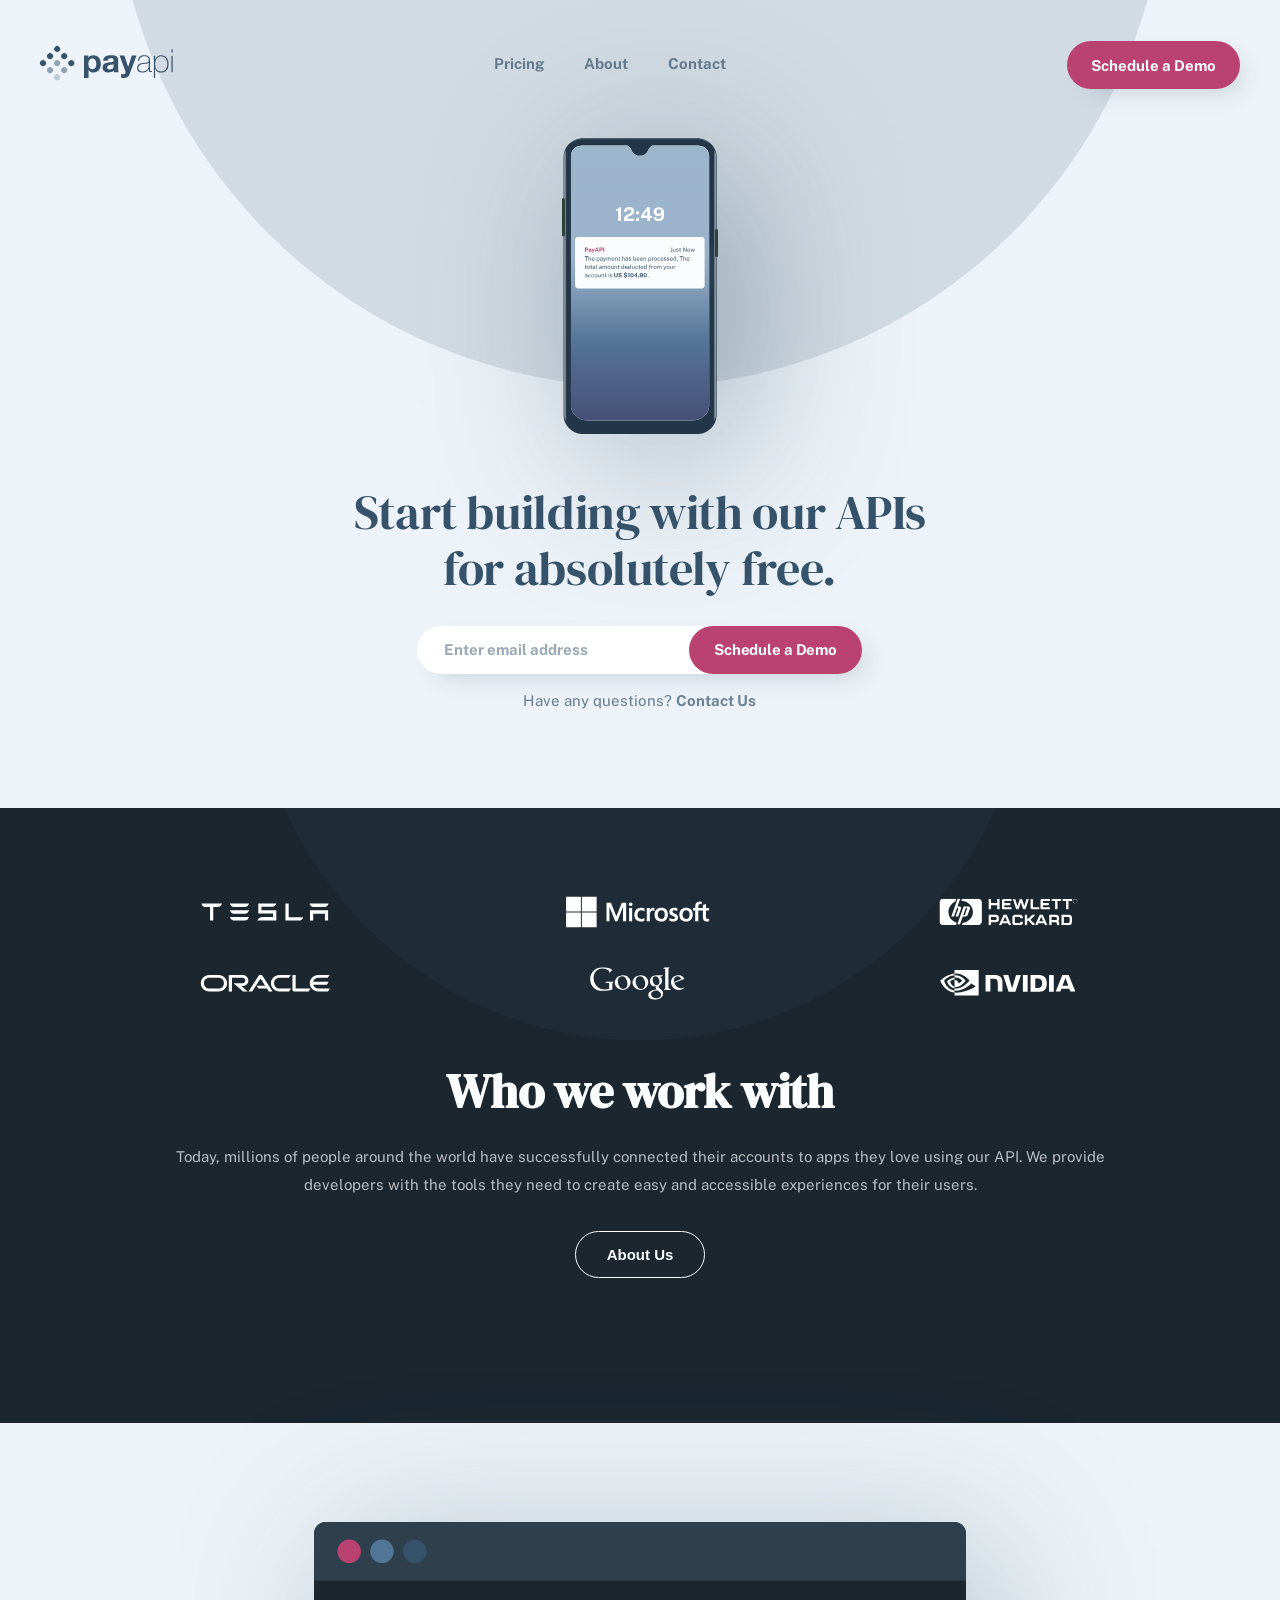
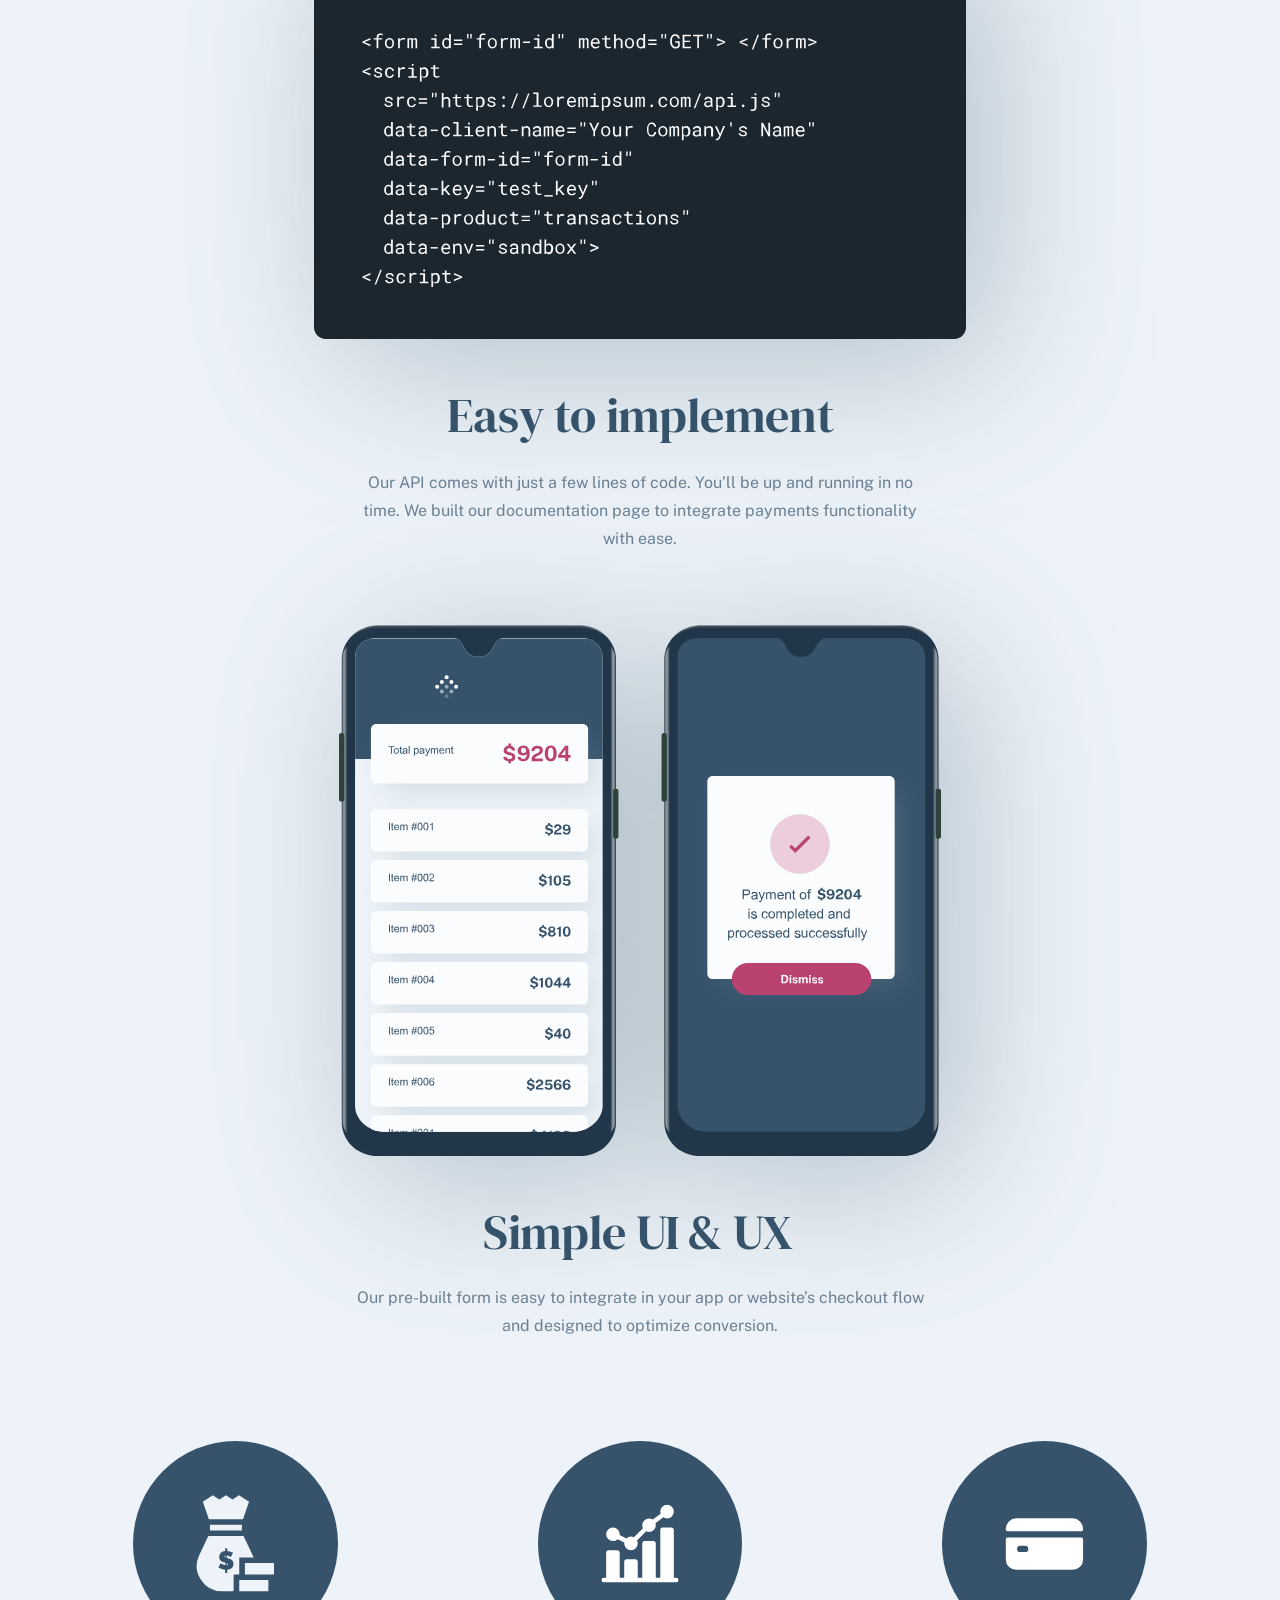
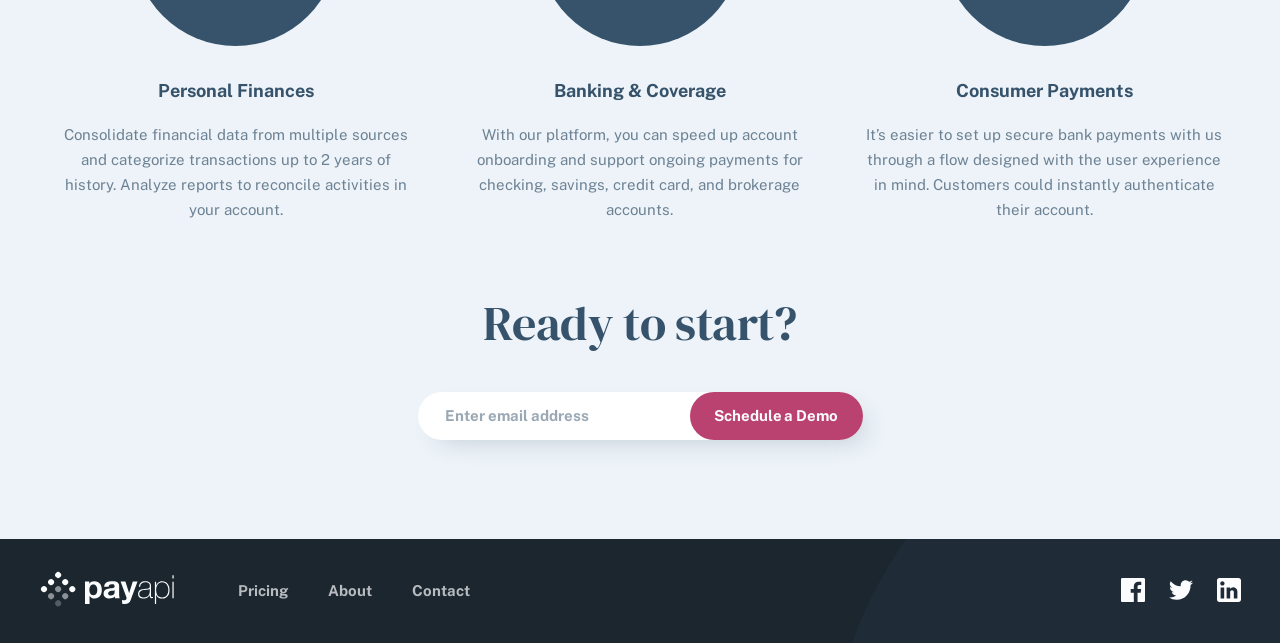
<file: index.html>
<!DOCTYPE html>
<html lang="en">

<head>
  <meta charset="UTF-8" />
  <meta name="viewport" content="width=device-width, initial-scale=1.0" />
  <title>Homepage</title>
  <link rel="icon" type="image/x-icon" href="/assets/favicon-32x32.png">
  <link rel="stylesheet" href="/css/style.css" />
  <script type="module" defer src="/js/main.js"></script>
  <script type="module" defer src="/js/resize.js"></script>
  <script defer type="module" src="/js/validation.js"></script>
  <script type="module" defer src="/js/secondInputValidation.js"></script>
  <script type="module" defer src="/js/currentPage.js"></script>
</head>

<body>
  <div class="ovrflw">
    <div class="contnr__positioning">
      <div class="bubble__top">
      </div>
    </div>
    <header>
      <!-- NAVBAR Section -->
      <section class="nav noSelect">
        <a href="/index.html">
          <img class="logo" src="/assets/shared/desktop/logo.svg" alt="logo" />
        </a>
        <ul class="bbl menu">
          <li class="w-700">
            <a class="menuItem" href="/pricing.html">Pricing</a>
          </li>
          <li class="w-700">
            <a class="menuItem" href="/about.html">About</a>
          </li>
          <li class="w-700">
            <a class="menuItem" href="/contact.html">Contact</a>
          </li>
          <a href="#email"><button class="mobile__btn" type="button">Schedule a Demo</button></a>
        </ul>
        <a href="#email"><button class="bttn" type="button">Schedule a Demo</button></a>
        <button class="hamburger">
          <svg class="menuIcon" width="28" height="17" xmlns="http://www.w3.org/2000/svg">
            <g fill="#36536B" fill-rule="evenodd">
              <path d="M0 0h28v3H0zM0 7h28v3H0zM0 14h28v3H0z" />
            </g>
          </svg>
          <svg class="closeIcon" width="22" height="23" xmlns="http://www.w3.org/2000/svg">
            <path
              d="M19.839.54L21.96 2.66 13.12 11.5l8.84 8.839-2.121 2.121-8.84-8.84-8.838 8.84L.04 20.34l8.838-8.84L.04 2.662 2.16.54 11 9.378 19.839.54z"
              fill="#FBFCFE" fill-rule="evenodd" />
          </svg>
        </button>
      </section>
      <!-- Header part -->
      <section class="win__8">
        <!-- Image Section -->
        <div class="center__img">
          <img src="/assets/home/desktop/illustration-phone-mockup2.svg" alt="" />

        </div>
        <!-- Input and button Section -->
        <div class="head__desktop">
          <div class="head__text">
            <p class="title__txt">
              Start building with our APIs for absolutely free.
            </p>
            <form class="btns">
              <input class="title_input" type="email" name="" id="email" placeholder="Enter email address" />
              <button class="bttn__header validate" type="submit">
                Schedule a Demo
              </button>
            </form>
            <p class="p__questions">
              Have any questions?
              <a class="contact noSelect" href="contact.html">Contact Us</a>
            </p>
          </div>
        </div>
      </section>
    </header>
    <!-- MAIN PART -->
    <main>
      <!-- Section about partners with "About Us" button -->
      <section class="partners">
        <div class="contnr__positioning">
          <div class="bubble__reference">
          </div>
        </div>
        <!-- Partners Logos Section -->
        <div class="partners__reverse">
          <div class="partners__logos">
            <svg class="logo__scale" xmlns="http://www.w3.org/2000/svg" width="107" height="16" viewBox="0 0 107 16"
              fill="none">
              <path fill-rule="evenodd" clip-rule="evenodd"
                d="M2.75692 3.74634C1.35958 3.43124 0.302128 2.17086 0 0.910481L17.2591 0.871094V0.910481C16.9569 2.17086 15.9373 3.35247 14.5021 3.74634H10.1968L9.97023 3.82511V15.1292H7.28884V3.82511L7.06224 3.74634H2.75692ZM26.6535 3.73842H36.941C38.3889 3.46347 39.4558 2.128 39.7225 0.871094H23.8339C24.1388 2.128 25.2056 3.42419 26.6535 3.73842ZM103.239 3.73842H92.951C91.5412 3.42419 90.4744 2.128 90.1695 0.871094H106.02C105.715 2.128 104.686 3.46347 103.239 3.73842ZM90.5887 15.1292V6.52719H105.677V15.1292H103.01V9.39451H93.2558V15.1292H90.5887ZM82.4729 15.1292C83.8065 14.54 84.5304 13.5187 84.8353 12.3404H72.8331V0.910372H70.1279V15.1292H82.4729ZM59.6498 3.69914H50.1243L50.1624 6.52719H62.5075V15.1292H46.6952C47.3429 13.7544 48.6384 12.6939 50.1624 12.2618H59.8403V9.31595H47.4953V0.910372H62.5837C62.2789 2.128 61.0977 3.26708 59.6498 3.69914ZM36.941 9.35523H26.6535C25.2056 9.041 24.1388 7.74482 23.8339 6.48791H39.7225C39.4558 7.74482 38.3889 9.08028 36.941 9.35523ZM26.6535 15.1292H36.941C38.3889 14.8542 39.4558 13.5187 39.7225 12.2618H23.8339C24.1388 13.5187 25.2056 14.8542 26.6535 15.1292Z"
                fill="white" />
            </svg>
            <svg class="logo__scale" xmlns="http://www.w3.org/2000/svg" width="121" height="26" viewBox="0 0 121 26"
              fill="none">
              <path fill-rule="evenodd" clip-rule="evenodd"
                d="M13.3032 12.5806H0.975342V0H13.3032V12.5806ZM120.145 11.7932V9.67856H117.562V6.39111L117.475 6.41833L115.048 7.17299L115 7.18776V9.67867H111.17V8.29102C111.17 7.64488 111.312 7.15042 111.593 6.82067C111.871 6.49486 112.269 6.32923 112.776 6.32923C113.141 6.32923 113.519 6.41658 113.899 6.58885L113.994 6.63212V4.40513L113.949 4.38838C113.595 4.2588 113.112 4.19355 112.514 4.19355C111.761 4.19355 111.076 4.36023 110.479 4.69057C109.882 5.02137 109.412 5.49361 109.082 6.09404C108.754 6.69377 108.588 7.38643 108.588 8.15295V9.67856H106.789V11.7932H108.588V20.7017H111.17V11.7932H115V17.4544C115 19.786 116.082 20.9675 118.216 20.9675C118.567 20.9675 118.936 20.9258 119.312 20.844C119.696 20.76 119.957 20.6761 120.111 20.5866L120.145 20.5661V18.4319L120.04 18.5025C119.9 18.5975 119.725 18.675 119.521 18.7327C119.315 18.7915 119.144 18.8209 119.011 18.8209C118.511 18.8209 118.141 18.684 117.911 18.4138C117.679 18.1411 117.562 17.6644 117.562 16.9974V11.7932H120.145ZM101.022 18.8212C100.085 18.8212 99.3458 18.5053 98.825 17.883C98.3011 17.2576 98.0356 16.3659 98.0356 15.233C98.0356 14.0641 98.3011 13.1493 98.8253 12.5128C99.3464 11.8805 100.078 11.5596 101.001 11.5596C101.897 11.5596 102.609 11.8661 103.12 12.4711C103.633 13.0792 103.893 13.9867 103.893 15.1691C103.893 16.3662 103.649 17.2856 103.166 17.9007C102.686 18.5111 101.965 18.8212 101.022 18.8212ZM96.9156 10.9961C97.9283 9.94562 99.3487 9.41301 101.137 9.41301C102.821 9.41301 104.158 9.92247 105.107 10.9276C106.057 11.9322 106.538 13.3308 106.538 15.0837C106.538 16.8583 106.025 18.2984 105.013 19.3622C104.001 20.4272 102.609 20.9673 100.875 20.9673C99.2119 20.9673 97.8674 20.4548 96.8793 19.4431C95.8913 18.4317 95.3905 17.0435 95.3905 15.3176C95.3905 13.5005 95.9036 12.0466 96.9156 10.9961ZM91.2269 9.41301C90.0105 9.41301 89.0043 9.72927 88.2356 10.3528C87.4623 10.9801 87.07 11.8028 87.07 12.7984C87.07 13.3159 87.1547 13.7756 87.3213 14.1655C87.489 14.5566 87.7484 14.901 88.093 15.1901C88.4351 15.4768 88.9631 15.7771 89.6627 16.0827C90.2509 16.3287 90.6895 16.5368 90.9681 16.7008C91.2405 16.8615 91.4338 17.0231 91.5429 17.1805C91.649 17.3345 91.7028 17.5453 91.7028 17.8053C91.7028 18.5459 91.1572 18.9063 90.0345 18.9063C89.6181 18.9063 89.1431 18.8179 88.6227 18.6436C88.1061 18.472 87.6185 18.2207 87.177 17.8985L87.0698 17.8203V20.3475L87.1091 20.3662C87.4745 20.5376 87.9352 20.6822 88.4782 20.7959C89.0202 20.9098 89.5126 20.9677 89.9403 20.9677C91.2603 20.9677 92.3232 20.65 93.0989 20.0227C93.8794 19.3911 94.275 18.5489 94.275 17.519C94.275 16.7759 94.062 16.1388 93.6423 15.6249C93.2254 15.1152 92.5019 14.6472 91.4927 14.2336C90.6887 13.9056 90.1736 13.6333 89.9611 13.4243C89.7563 13.2224 89.6523 12.9368 89.6523 12.5752C89.6523 12.2546 89.7807 11.9978 90.0442 11.7898C90.3098 11.5808 90.6795 11.4745 91.1432 11.4745C91.5735 11.4745 92.0137 11.5436 92.4515 11.679C92.889 11.8144 93.2733 11.9957 93.594 12.2175L93.6995 12.2908V9.89351L93.659 9.87583C93.3631 9.74683 92.9729 9.63645 92.4989 9.54689C92.0271 9.4579 91.5991 9.41301 91.2269 9.41301ZM78.1409 17.883C78.6616 18.5053 79.4008 18.8212 80.3379 18.8212C81.281 18.8212 82.0018 18.5111 82.4814 17.9007C82.9643 17.2856 83.2093 16.3662 83.2093 15.1691C83.2093 13.9867 82.949 13.0792 82.4357 12.4711C81.925 11.8661 81.2122 11.5596 80.3172 11.5596C79.3939 11.5596 78.6621 11.8805 78.1415 12.5128C77.6171 13.1493 77.3518 14.0641 77.3518 15.233C77.3518 16.3662 77.6168 17.2576 78.1409 17.883ZM80.453 9.41301C78.6643 9.41301 77.2439 9.94562 76.2317 10.9961C75.2197 12.0466 74.7062 13.5005 74.7062 15.3176C74.7062 17.0442 75.2074 18.4317 76.1954 19.4431C77.1834 20.4548 78.5279 20.9673 80.1914 20.9673C81.9246 20.9673 83.317 20.4272 84.3293 19.3622C85.3412 18.2984 85.8542 16.8583 85.8542 15.0837C85.8542 13.3308 85.3729 11.9322 84.4232 10.9276C83.4731 9.92247 82.1372 9.41301 80.453 9.41301ZM70.7862 9.67856V11.5875H70.8134C71.0517 10.968 71.3634 10.4713 71.7947 10.1089C72.2861 9.6967 72.8597 9.48733 73.5008 9.48733C73.926 9.48733 74.2621 9.53909 74.4997 9.64168L74.541 9.65971V12.2738L74.4337 12.1948C74.3157 12.1083 74.1154 12.026 73.8389 11.9503C73.5596 11.8741 73.3017 11.8356 73.0719 11.8356C72.394 11.8356 71.8388 12.1335 71.4221 12.7214C71.0001 13.3163 70.7862 14.104 70.7862 15.0628V20.7015H68.2353V9.67856H70.7862ZM63.6671 9.41301C62.4968 9.41301 61.4529 9.66809 60.5651 10.1709C59.6753 10.6749 58.9873 11.3945 58.5191 12.3094C58.053 13.2221 57.8164 14.2883 57.8164 15.4773C57.8164 16.5188 58.0458 17.4745 58.4993 18.3169C58.953 19.1607 59.5952 19.8207 60.4082 20.2786C61.2199 20.7358 62.1582 20.9676 63.197 20.9676C64.4093 20.9676 65.4443 20.7213 66.2742 20.2354L66.3077 20.2159V17.8403L66.2005 17.9199C65.8246 18.1983 65.4045 18.4204 64.9525 18.5805C64.5016 18.7404 64.0906 18.8212 63.7301 18.8212C62.7292 18.8212 61.9256 18.5029 61.3424 17.8752C60.7579 17.2468 60.4615 16.3643 60.4615 15.2538C60.4615 14.1364 60.7706 13.2312 61.3797 12.5633C61.987 11.8974 62.792 11.5596 63.7722 11.5596C64.6107 11.5596 65.4277 11.8482 66.2007 12.4182L66.3077 12.4971V9.99412L66.2731 9.97435C65.9823 9.80883 65.5855 9.67216 65.093 9.56852C64.6026 9.46511 64.1229 9.41301 63.6671 9.41301ZM53.5086 9.67867H56.0595V20.7015H53.5086V9.67867ZM54.8102 4.98287C54.3903 4.98287 54.0241 5.12815 53.7233 5.41603C53.4212 5.70473 53.268 6.06822 53.268 6.49719C53.268 6.91942 53.4193 7.27628 53.7186 7.5573C54.0159 7.8375 54.3832 7.97952 54.8103 7.97952C55.2372 7.97952 55.6059 7.8375 55.9068 7.55776C56.2095 7.27628 56.3631 6.91953 56.3631 6.49719C56.3631 6.08322 56.2137 5.72346 55.9192 5.42766C55.625 5.13245 55.2517 4.98287 54.8102 4.98287ZM48.4454 20.7015V8.86539H48.3615L43.7415 20.7015H41.8952L37.202 8.86423H37.1181V20.7014H34.6716V5.3203H38.4214L42.8659 16.745L47.4457 5.3203H51.0488V20.7015H48.4454ZM14.1251 12.5806H26.453V0H14.1251V12.5806ZM13.3032 26H0.975342V13.4194H13.3032V26ZM14.1251 26H26.453V13.4194H14.1251V26Z"
                fill="white" />
            </svg>
            <svg class="logo__scale" xmlns="http://www.w3.org/2000/svg" width="115" height="22" viewBox="0 0 115 22"
              fill="none">
              <path fill-rule="evenodd" clip-rule="evenodd"
                d="M32.3952 0H18.7614L18.1421 1.6469C23.5481 1.90327 27.8451 5.96744 27.8451 10.9429C27.8451 15.5676 24.1323 19.4046 19.2677 20.129L18.684 21.8963H32.3952C33.1634 21.8993 33.9011 21.5931 34.4455 21.0455C34.9898 20.4978 35.296 19.7537 35.2963 18.9775V2.90892C35.2963 1.28809 33.9969 0 32.3952 0ZM7.43342 10.9435C7.43342 15.0151 10.321 18.6087 14.3378 19.9148L13.6368 21.8963H2.89436C1.29573 21.8963 0 20.5722 0 18.9558V2.93126C-0.00101789 1.31471 1.29443 0.00301889 2.89436 0.000620767H13.9846L13.2891 1.95604C9.94133 3.75192 7.43342 7.36416 7.43342 10.9435ZM108.008 13.3558H101.673V21.9845H107.969C110.249 21.9845 110.403 19.759 110.403 18.5485V16.0108C110.403 14.4881 109.63 13.3558 108.008 13.3558ZM108.432 18.7832V16.3231C108.472 15.7774 108.086 15.1523 107.506 15.1523H103.642V20.1886H107.351C108.046 20.1886 108.432 19.5244 108.432 18.7832ZM98.9531 18.6305C99.4188 18.2381 99.7284 17.6509 99.7284 16.0835C99.7284 14.3205 98.5273 13.3409 97.1327 13.3409H91.4367V21.9994H93.3745V19.4524H96.7057C97.481 19.4524 97.8687 20.0793 97.8687 20.4319V21.9988H99.7284V20.1967C99.7284 19.6876 99.573 18.944 98.9531 18.6305ZM93.3739 17.6509H96.9379C97.6746 17.6509 97.8681 16.7495 97.8681 16.3194C97.8681 15.8873 97.6746 15.1436 96.7051 15.1436H93.3739V17.6509ZM86.0529 13.3577H83.5044L80.0676 20.7727V21.9826H81.6121L82.307 20.4214H87.2423L87.9458 21.9826H89.9548L86.0529 13.3577ZM84.7787 14.958L83.118 18.6267H86.432L84.7787 14.958ZM71.1087 21.9919V13.349H73.0827V16.595H73.9336L77.2992 13.349H79.93L75.7896 17.4163L79.2326 20.8578V21.9919H77.7624L74.0884 18.3933H73.0827V21.9919H71.1087ZM60.7422 19.9508V15.3894C60.7422 14.4155 61.7836 13.3626 62.7094 13.3626H67.4555C68.6904 13.4011 69.4222 14.6886 69.4222 15.4292V16.1691H67.4555C67.4156 15.7793 67.0691 15.1951 66.7607 15.1951H63.365C62.5939 15.1951 62.71 15.9748 62.71 15.9748V19.4052C62.71 20.0291 63.0953 20.1849 63.3269 20.1849H66.6833C67.4162 20.1849 67.4942 19.561 67.4942 19.1712H69.4228V19.9508C69.4228 21.2377 68.5362 21.9783 67.4561 21.9783H62.7487C61.2822 21.9783 60.7422 20.8472 60.7422 19.9508ZM55.9635 13.3409H53.4064L49.4154 22H51.5074L52.2053 20.4332H57.156L57.8619 22H59.8771L55.9635 13.3409ZM54.6844 14.9468L53.0188 18.6305H56.3119L54.6844 14.9468ZM47.203 13.354H40.9806V21.987H42.9515V19.5647H47.2024C48.3617 19.5647 49.6759 18.9011 49.6759 16.4789C49.6765 14.0182 48.2462 13.354 47.203 13.354ZM42.9515 17.7682H46.7392C47.5895 17.7682 47.5895 16.87 47.5895 16.4795C47.5895 16.0891 47.5895 15.1511 46.623 15.1511H42.9515V17.7682ZM40.9806 0.141535V8.77455H42.9515V5.33674H48.0914V8.77455H50.0624V0.141535H48.0914V3.54024H42.9515V0.141535H40.9806ZM53.4427 0.135948H60.0197V1.93679H54.0614V3.54024H59.0139V5.33922H54.0614V6.98177H60.0197V8.78076H53.3266C52.5525 8.78076 52.0886 8.15502 52.0886 7.64661V1.42714C52.0886 0.644357 52.5525 0.135948 53.4427 0.135948ZM75.9002 0.144639V7.48335C75.9002 8.14695 76.4028 8.77145 77.2912 8.77145H83.086V6.97556H77.8712V0.144639H75.9002ZM98.343 1.93493V8.78076H96.3702V1.93493H93.5256V0.134707H101.227V1.93493H98.343ZM107.469 8.78634V1.93121H110.355V0.12912H102.646V1.93121H105.494V8.78634H107.469ZM85.5073 0.139673H92.0794H92.08V1.93679H86.126V3.53962H91.0749V5.33736H86.126V6.97867H92.08V8.77641H85.3912C84.6171 8.77641 84.1538 8.1513 84.1538 7.64289V1.42963C84.1538 0.647461 84.6171 0.139673 85.5073 0.139673ZM70.5158 8.78945C69.934 8.78945 69.3724 7.90796 69.2557 7.47652L67.8027 2.94927L65.903 8.79007H64.7019C64.12 8.79007 63.6156 7.88871 63.4995 7.4579L61.1354 0.127257H63.1118L64.9347 6.04628L66.8725 0.166366H68.7322L70.67 6.04628L72.4916 0.127257H74.4693L71.6782 8.79007H70.5158V8.78945ZM113.025 0.0763544C113.535 0.0681472 114.026 0.272203 114.382 0.640632C114.755 1.01682 114.942 1.47246 114.942 2.00694C114.95 2.52317 114.748 3.01992 114.382 3.3807C114.008 3.75999 113.555 3.94994 113.025 3.94994C112.493 3.94994 112.042 3.76061 111.67 3.3807C111.3 3.00265 111.115 2.54515 111.115 2.00694C111.107 1.49298 111.31 0.998695 111.675 0.640632C112.048 0.265068 112.497 0.0763544 113.025 0.0763544ZM114.191 3.19323C113.887 3.51331 113.464 3.69098 113.025 3.68363C112.586 3.69144 112.163 3.51369 111.859 3.19323C111.546 2.88025 111.373 2.45129 111.381 2.00632C111.381 1.54571 111.541 1.15277 111.861 0.827483C112.183 0.500959 112.57 0.337077 113.026 0.337077C113.481 0.337077 113.87 0.500959 114.192 0.827483C114.512 1.15277 114.671 1.54571 114.671 2.00632C114.671 2.47065 114.512 2.86608 114.191 3.19323ZM15.0461 0L9.85222 14.6674V14.668H12.0457L14.5851 7.60848H15.2775C15.7385 7.60848 15.7385 7.94782 15.6619 8.3256L13.3919 14.668H15.6619C15.6619 14.668 17.624 9.3076 17.9705 8.17485C18.3164 7.04211 17.624 6.47574 16.2772 6.47574H14.9689L17.2775 0H15.0461ZM20.0814 6.4385H23.6719C24.7524 6.4385 25.8727 7.00727 25.2936 8.56164L23.6333 13.1869C23.3248 14.059 23.0542 14.6656 21.4325 14.6656H19.4024L17.1086 21.1852H14.9077L20.0814 6.4385ZM23.0542 8.14482C23.0542 8.14482 21.4325 12.656 21.3939 12.8836C21.3553 13.1112 21.1619 13.5281 20.7762 13.5281H19.8022L21.8959 7.57605H22.8613C23.2085 7.57605 23.1699 7.84152 23.0542 8.14482Z"
                fill="white" />
            </svg>
            <svg class="logo__scale" mlns="http://www.w3.org/2000/svg" width="109" height="15" viewBox="0 0 109 15"
              fill="none">
              <path fill-rule="evenodd" clip-rule="evenodd"
                d="M47.0247 9.2711H54.1314L50.3735 3.28146L43.4765 14.1109H40.3377L48.7266 1.10233C49.0913 0.576854 49.6992 0.259277 50.3735 0.259277C51.0256 0.259277 51.6335 0.565824 51.9873 1.08048L60.4094 14.1109H57.2706L55.7897 11.691H48.5943L47.0247 9.2711ZM79.6302 11.6908V0.390595H76.9666V12.7969C76.9666 13.1363 77.0991 13.4649 77.3533 13.7168C77.6075 13.9686 77.9501 14.1109 78.3259 14.1109H90.4729L92.0425 11.691H79.63L79.6302 11.6908ZM40.2492 5.03334C40.2492 7.5956 38.1492 9.66505 35.5627 9.66505L35.5629 9.66547H34.347L39.6966 14.1111H35.828L27.8768 7.24556L35.386 7.25638C36.6239 7.25638 37.6186 6.25994 37.6186 5.03375C37.6186 3.80736 36.6239 2.81072 35.386 2.81072H26.5725V14.1111H23.9097V0.390387H35.5627C38.1492 0.390387 40.2492 2.47087 40.2492 5.03334ZM7.51875 14.1109C3.69556 14.1111 0.592896 11.045 0.592896 7.25638C0.592896 3.46751 3.69556 0.390803 7.51875 0.390803H15.5685C19.3925 0.390803 22.4928 3.46751 22.4928 7.25638C22.4928 11.045 19.3925 14.1109 15.5682 14.1109H7.51875ZM19.8725 7.25617C19.8725 9.70896 17.8664 11.691 15.3895 11.691H15.3893H7.69667C5.22084 11.691 3.21367 9.70896 3.21367 7.25638C3.21367 4.80358 5.22084 2.81072 7.69688 2.81072H15.3895C17.8664 2.81072 19.8725 4.80358 19.8725 7.25617ZM65.969 14.1109C62.145 14.1109 59.0389 11.045 59.0389 7.25638C59.0389 3.46751 62.145 0.390803 65.969 0.390803H75.5299L73.9712 2.81072H66.1459C63.67 2.81072 61.6585 4.80358 61.6585 7.25638C61.6585 9.70896 63.67 11.691 66.1459 11.691H75.7507L74.1811 14.1109H65.969ZM94.2312 8.46071C94.7616 10.3333 96.497 11.691 98.5417 11.691H108.146L106.577 14.1107H98.3646C94.5404 14.1107 91.4346 11.0448 91.4346 7.25596C91.4346 3.4673 94.5404 0.390387 98.3646 0.390387H107.936L106.356 2.81072H98.5417C96.497 2.81072 94.7616 4.17925 94.2312 6.0408H107.185L105.615 8.46071H94.2312Z"
                fill="white" />
            </svg>
            <svg class="logo__scale" xmlns="http://www.w3.org/2000/svg" width="79" height="27" viewBox="0 0 79 27"
              fill="none">
              <path fill-rule="evenodd" clip-rule="evenodd"
                d="M15.8735 13.156H12.4196L13.5755 12.027H19.7359L18.8288 12.9196C18.6604 13.0716 18.5478 13.2446 18.5478 13.4968V18.4283C15.6729 19.2154 13.1841 19.6364 10.3811 19.6364C4.6002 19.6364 0 15.8928 0 9.67838C0 5.31251 3.44961 0 10.9965 0C14.4343 0 16.8395 1.05087 18.5005 2.15661L15.8744 4.74054V3.18322C14.4739 1.93399 12.9084 1.03716 10.218 1.03716C5.96632 1.03716 2.91882 4.28252 2.91882 8.90922C2.91882 13.6265 6.28801 18.4568 12.0206 18.4568C13.435 18.4568 14.7958 18.2699 15.8735 17.9292V13.156ZM27.4764 6.54545C23.2049 6.54545 20.5583 9.56428 20.5583 12.7686C20.5583 15.5344 22.6904 18.8182 27.0104 18.8182C31.1659 18.8182 33.7155 15.7934 33.7155 12.533C33.7155 9.49595 31.2239 6.54658 27.4764 6.54658V6.54545ZM26.7677 7.42557C29.7793 7.42557 31.1205 11.2204 31.1205 13.927C31.1205 17.9523 27.9983 18.0319 27.625 18.0319C26.1962 18.0319 25.1977 17.1967 24.4502 16.1013C23.7922 15.0918 23.149 13.2162 23.149 11.3836C23.149 9.55805 23.7668 8.66672 24.7391 8.01096C25.5341 7.5194 26.2786 7.42557 26.7667 7.42557H26.7677ZM55.4381 6.54545C51.8331 6.54545 49.8829 8.91441 49.8829 11.5594C49.8829 13.573 51.2727 15.8447 54.1399 15.8447H54.8653C54.8653 15.8447 54.6677 16.3428 54.6667 16.824C54.6667 17.5337 54.9123 17.9323 55.4339 18.5457C50.5003 18.8577 48.5175 20.9231 48.5175 23.1429C48.5175 25.0869 50.3109 27 54.0797 27C58.5415 27 60.8524 24.4289 60.8524 21.9057C60.8524 20.1269 59.9986 19.1518 57.8364 17.4702C57.2006 16.9573 57.0774 16.6306 57.0774 16.2467C57.0774 15.707 57.3827 15.3464 57.5038 15.2034L57.5104 15.1955C57.6454 15.0477 57.8455 14.8861 58.0042 14.758C58.0862 14.6918 58.1571 14.6345 58.2022 14.5927C58.9287 13.9539 59.9548 13.0086 59.9548 11.1218C59.9548 9.8273 59.436 8.71368 58.2542 7.67092H59.697L60.7811 6.54567H55.4381V6.54545ZM54.4437 7.38728C55.0978 7.38728 55.6438 7.62735 56.2206 8.12546C56.8603 8.72405 57.8825 10.3326 57.8825 12.323C57.8825 14.4709 56.2747 15.0589 55.4045 15.0589C54.9786 15.0589 54.4682 14.9351 54.0361 14.6285C53.0763 13.9824 52.1235 12.2627 52.1235 10.2163C52.1235 8.36976 53.1832 7.38728 54.4437 7.38728ZM56.3439 19.3844C56.3439 19.3844 56.1462 19.3611 55.8712 19.3611C52.1694 19.4149 50.8203 20.864 50.8203 22.5477C50.8203 24.5803 52.789 25.825 55.3647 25.825C57.7112 25.825 59.1601 24.5538 59.1601 22.9326C59.1601 21.7533 58.502 21.0913 57.4464 20.2251C56.993 19.8656 56.3439 19.3844 56.3439 19.3844ZM66.6335 18.8182H61.3979L62.3573 17.8739C62.5146 17.7131 62.5879 17.5566 62.5879 17.3267V1.14766H60.8524L62.0145 0H66.4793L65.535 0.932605C65.4294 1.03279 65.285 1.19035 65.285 1.49802V17.117C65.285 17.4513 65.5252 17.7963 65.9295 17.8452L67.4311 18.0305L66.6335 18.8182ZM67.4311 12.4381C67.4311 8.65346 70.5744 6.54545 73.5333 6.54545H73.5344C76.6732 6.54545 78.0392 8.17118 78.5236 9.78558L70.1368 12.9542C70.9376 15.8975 73.2266 17.4986 75.6007 17.4986C76.8501 17.4986 77.7906 17.1417 78.9437 16.5981C78.3328 17.362 77.496 17.9698 76.6264 18.3441C75.8158 18.6918 74.9506 18.8182 73.8999 18.8182C69.6863 18.8182 67.4311 15.5638 67.4311 12.4381ZM75.7207 9.58763C75.7207 8.63204 74.5731 7.4113 72.9855 7.4113C71.936 7.4113 69.8085 8.1466 69.8085 10.8971C69.8085 11.5529 69.948 12.1597 69.948 12.1597L75.1032 10.2108C75.5135 10.0598 75.7207 9.89664 75.7207 9.58763ZM42.2784 6.54545C38.0068 6.54545 35.3602 9.56428 35.3602 12.7686C35.3602 15.5344 37.4924 18.8182 41.8123 18.8182C45.9678 18.8182 48.5175 15.7934 48.5175 12.533C48.5175 9.49595 46.0258 6.54658 42.2784 6.54658V6.54545ZM41.5697 7.42557C44.5813 7.42557 45.9224 11.2204 45.9224 13.927C45.9224 17.9523 42.8002 18.0319 42.4269 18.0319C40.9982 18.0319 39.9996 17.1967 39.2521 16.1013C38.5942 15.0918 37.951 13.2162 37.951 11.3836C37.951 9.55805 38.5687 8.66672 39.541 8.01096C40.3361 7.5194 41.0805 7.42557 41.5686 7.42557H41.5697Z"
                fill="white" />
            </svg>
            <svg class="logo__scale" xmlns="http://www.w3.org/2000/svg" width="114" height="23" viewBox="0 0 114 23"
              fill="none">
              <path fill-rule="evenodd" clip-rule="evenodd"
                d="M12.4437 0.272949V3.13772L13.0103 3.10221C20.2932 2.85361 25.0501 9.09219 25.0501 9.09219C25.0501 9.09219 19.5968 15.7451 13.9192 15.7451C13.4234 15.7451 12.9394 15.6977 12.4555 15.6149V17.3906C12.8568 17.4379 13.2699 17.4734 13.6713 17.4734C18.9594 17.4734 22.7838 14.7626 26.4902 11.5663C26.7672 11.7907 27.4311 12.1572 28.1241 12.5399C28.9668 13.0052 29.8525 13.4942 30.1376 13.78C26.62 16.7395 18.4164 19.1189 13.7657 19.1189C13.3172 19.1189 12.8922 19.0952 12.4673 19.0479V21.5457H32.5573V0.272949H12.4437ZM12.4437 6.61807V4.70125L12.4555 4.70033V4.69959C12.6404 4.688 12.8253 4.67665 13.0103 4.67665C18.2511 4.51092 21.686 9.19873 21.686 9.19873C21.686 9.19873 17.9797 14.3601 14.0018 14.3601C13.4706 14.3601 12.9512 14.2772 12.4555 14.1115V8.28722C14.3781 8.52127 14.8568 9.33247 15.9209 11.1358C15.987 11.2478 16.0553 11.3637 16.1265 11.4835L18.8531 9.1869C18.8531 9.1869 16.8583 6.57072 13.506 6.57072C13.1519 6.55888 12.7978 6.58256 12.4437 6.61807ZM12.4437 6.61807V8.27538H12.4319C10.3898 8.02678 8.78451 9.94452 8.78451 9.94452C8.78451 9.94452 9.6934 13.1763 12.4437 14.1115V15.6267C7.55692 14.7507 6.19948 9.64857 6.19948 9.64857C6.19948 9.64857 8.54843 7.04423 12.4437 6.61807ZM12.4555 4.69959L12.4437 4.70033V4.70125C6.6559 5.15599 3.7679 9.43549 3.7679 9.43549C3.7679 9.43549 5.97521 16.5856 12.4437 17.3906V19.0479C3.62626 18.2192 0.48645 9.10403 0.48645 9.10403C0.48645 9.10403 6.03423 3.65859 12.4555 3.13772V4.69959ZM38.3136 4.36386V18.2612H42.3034V7.47046L45.4145 7.48222C46.4357 7.48222 47.1481 7.72934 47.635 8.24711C48.2643 8.90608 48.5137 9.97692 48.5137 11.9185V18.2612H52.3847V10.5888C52.3847 5.10521 48.858 4.36386 45.4145 4.36386H38.3136ZM69.4244 4.38739V18.2729H73.3785V4.38739H69.4244ZM75.8009 18.2729V4.38739H81.3462C84.5048 4.38739 86.6184 4.76395 88.0671 6.70557C88.8864 7.78818 89.3495 9.52976 89.3495 11.4831C89.3495 13.6131 88.8033 15.5664 87.9483 16.449C86.749 17.7081 85.6328 18.2729 82.213 18.2729H75.8009ZM79.7194 7.39985H81.4175C83.8873 7.39985 85.4785 8.49422 85.4785 11.3419C85.4785 14.1897 83.8873 15.2958 81.4175 15.2958H79.7194V7.39985ZM60.4236 15.3899L63.7247 4.38739H67.762L63.2022 18.2729H57.5026L52.9903 4.38739H57.2651L60.4236 15.3899ZM91.2019 18.2729H95.1561V4.38739H91.2019V18.2729ZM96.771 18.2612L102.293 4.38739H107.577L113.146 18.2494H108.907L108.075 15.8018H101.544L100.666 18.2612H96.771ZM104.857 6.91739L107.256 13.413H102.388L104.857 6.91739Z"
                fill="white" />
            </svg>
          </div>
          <div class="ref__text">
            <h2 class="sec__title">Who we work with</h2>
            <p class="p__text p__description">
              Today, millions of people around the world have successfully
              connected their accounts to apps they love using our API. We
              provide developers with the tools they need to create easy and
              accessible experiences for their users.
            </p>
            <a class="noSelect" href="about.html">
              <button class="partners__button ref__btn" type="button">
                About Us
              </button>
            </a>
          </div>
        </div>
      </section>

      <!-- Section 1 with image and text-->
      <section class="easy">
        <div class="easy__wrapper">
          <img class="easy__img" src="/assets/home/desktop/illustration-easy-to-implement2.svg"
            alt="easy to implement example" />
          <div class="easy__description">
            <h1 class="easy__heading">Easy to implement</h1>
            <p class="easy__text">
              Our API comes with just a few lines of code. You’ll be up and
              running in no time. We built our documentation page to integrate
              payments functionality with ease.
            </p>
          </div>
        </div>
      </section>
      <!-- Section 2 with text and image -->
      <section class="simple">
        <div class="ovrflw__simple">
          <div class="contnr__positioning">
            <div class="bubble__simple">
            </div>
          </div>
          <div class="simple__wrapper">
            <img class="simple__img" src="/assets/home/desktop/illustration-simple-ui3.svg"
              alt="simple ui & ux example" />
            <div class="simple__description">
              <h1 class="simple__heading">Simple UI & UX</h1>
              <p class="simple__text">
                Our pre-built form is easy to integrate in your app or website’s
                checkout flow and designed to optimize conversion.
              </p>
            </div>
          </div>
        </div>
      </section>
      <!-- Section with three icons and text below them -->
      <section class="benefits">
        <div class="benefits__wrapper">
          <div class="benefit-card">
            <img class="benefit-card__img" src="/assets/home/desktop/icon-personal-finances.svg" alt="money bag icon" />
            <h2 class="benefit-card__heading">Personal Finances</h2>
            <p class="benefit-card__text">
              Consolidate financial data from multiple sources and categorize
              transactions up to 2 years of history. Analyze reports to
              reconcile activities in your account.
            </p>
          </div>
          <div class="benefit-card">
            <img class="benefit-card__img" src="/assets/home/desktop/icon-banking-and-coverage.svg" alt="graph icon" />
            <h2 class="benefit-card__heading">Banking & Coverage</h2>
            <p class="benefit-card__text">
              With our platform, you can speed up account onboarding and support
              ongoing payments for checking, savings, credit card, and brokerage
              accounts.
            </p>
          </div>
          <div class="benefit-card">
            <img class="benefit-card__img" src="/assets/home/desktop/icon-consumer-payments.svg"
              alt="credit card icon" />
            <h2 class="benefit-card__heading">Consumer Payments</h2>
            <p class="benefit-card__text">
              It’s easier to set up secure bank payments with us through a flow
              designed with the user experience in mind. Customers could
              instantly authenticate their account.
            </p>
          </div>
        </div>
      </section>
    </main>
    <!-- WIN-13 FOOTER part -->
    <footer>
      <!-- Text, input and button section -->
      <section class="footer__section1">
        <p class="footer__section1__text">Ready to start?</p>
        <form class="btns footer__button">
          <input class="title_input " type="email" name="email" id="email__two" placeholder="Enter email address" />
          <button class="bttn__header  footer__button__pink validate__second" type="submit">Schedule a Demo</button>
        </form>
      </section>
      <!-- Logo, links and icons sections -->
      <div class="ovrflw">
        <div class="contnr__positioning">
          <div class="bubble__footer">
          </div>
        </div>
        <section class="footer__section2 noSelect">
          <div class="footer__logoLinks">
            <div>
              <a href="/index.html">
                <img src="/assets/home/desktop/Group 21.svg" alt="logo" />
              </a>
            </div>
            <div class="footer__links">
              <ul>
                <li><a href="/pricing.html">Pricing</a></li>
                <li><a href="/about.html">About</a></li>
                <li><a href="/contact.html">Contact</a></li>
              </ul>
            </div>
          </div>
          <div class="footer__icons">
            <a href="https://www.facebook.com" target="_blank">
              <svg width="24" height="24" xmlns="http://www.w3.org/2000/svg">
                <path
                  d="M22.675 0H1.325C.593 0 0 .593 0 1.325v21.351C0 23.407.593 24 1.325 24H12.82v-9.294H9.692v-3.622h3.128V8.413c0-3.1 1.893-4.788 4.659-4.788 1.325 0 2.463.099 2.795.143v3.24l-1.918.001c-1.504 0-1.795.715-1.795 1.763v2.313h3.587l-.467 3.622h-3.12V24h6.116c.73 0 1.323-.593 1.323-1.325V1.325C24 .593 23.407 0 22.675 0z"
                  fill="#FBFCFE" fill-rule="nonzero" />
              </svg>
            </a>
            <a href="https://www.twitter.com" target="_blank">
              <svg width="24" height="20" xmlns="http://www.w3.org/2000/svg">
                <path
                  d="M24 2.557a9.83 9.83 0 01-2.828.775A4.932 4.932 0 0023.337.608a9.864 9.864 0 01-3.127 1.195A4.916 4.916 0 0016.616.248c-3.179 0-5.515 2.966-4.797 6.045A13.978 13.978 0 011.671 1.149a4.93 4.93 0 001.523 6.574 4.903 4.903 0 01-2.229-.616c-.054 2.281 1.581 4.415 3.949 4.89a4.935 4.935 0 01-2.224.084 4.928 4.928 0 004.6 3.419A9.9 9.9 0 010 17.54a13.94 13.94 0 007.548 2.212c9.142 0 14.307-7.721 13.995-14.646A10.025 10.025 0 0024 2.557z"
                  fill="#FBFCFE" fill-rule="nonzero" />
              </svg>
            </a>
            <a href="https://www.linkedin.com" target="_blank">
              <svg width="24" height="24" xmlns="http://www.w3.org/2000/svg">
                <path
                  d="M21.6 0H2.4C1.08 0 0 1.08 0 2.4v19.2C0 22.92 1.08 24 2.4 24h19.2c1.32 0 2.4-1.08 2.4-2.4V2.4C24 1.08 22.92 0 21.6 0zM7.2 20.4H3.6V9.6h3.6v10.8zM5.4 7.56c-1.2 0-2.16-.96-2.16-2.16 0-1.2.96-2.16 2.16-2.16 1.2 0 2.16.96 2.16 2.16 0 1.2-.96 2.16-2.16 2.16zm15 12.84h-3.6v-6.36c0-.96-.84-1.8-1.8-1.8-.96 0-1.8.84-1.8 1.8v6.36H9.6V9.6h3.6v1.44c.6-.96 1.92-1.68 3-1.68 2.28 0 4.2 1.92 4.2 4.2v6.84z"
                  fill="#FFF" fill-rule="nonzero" />
              </svg>
            </a>
          </div>
        </section>
      </div>
    </footer>
  </div>
</body>

</html>
</file>
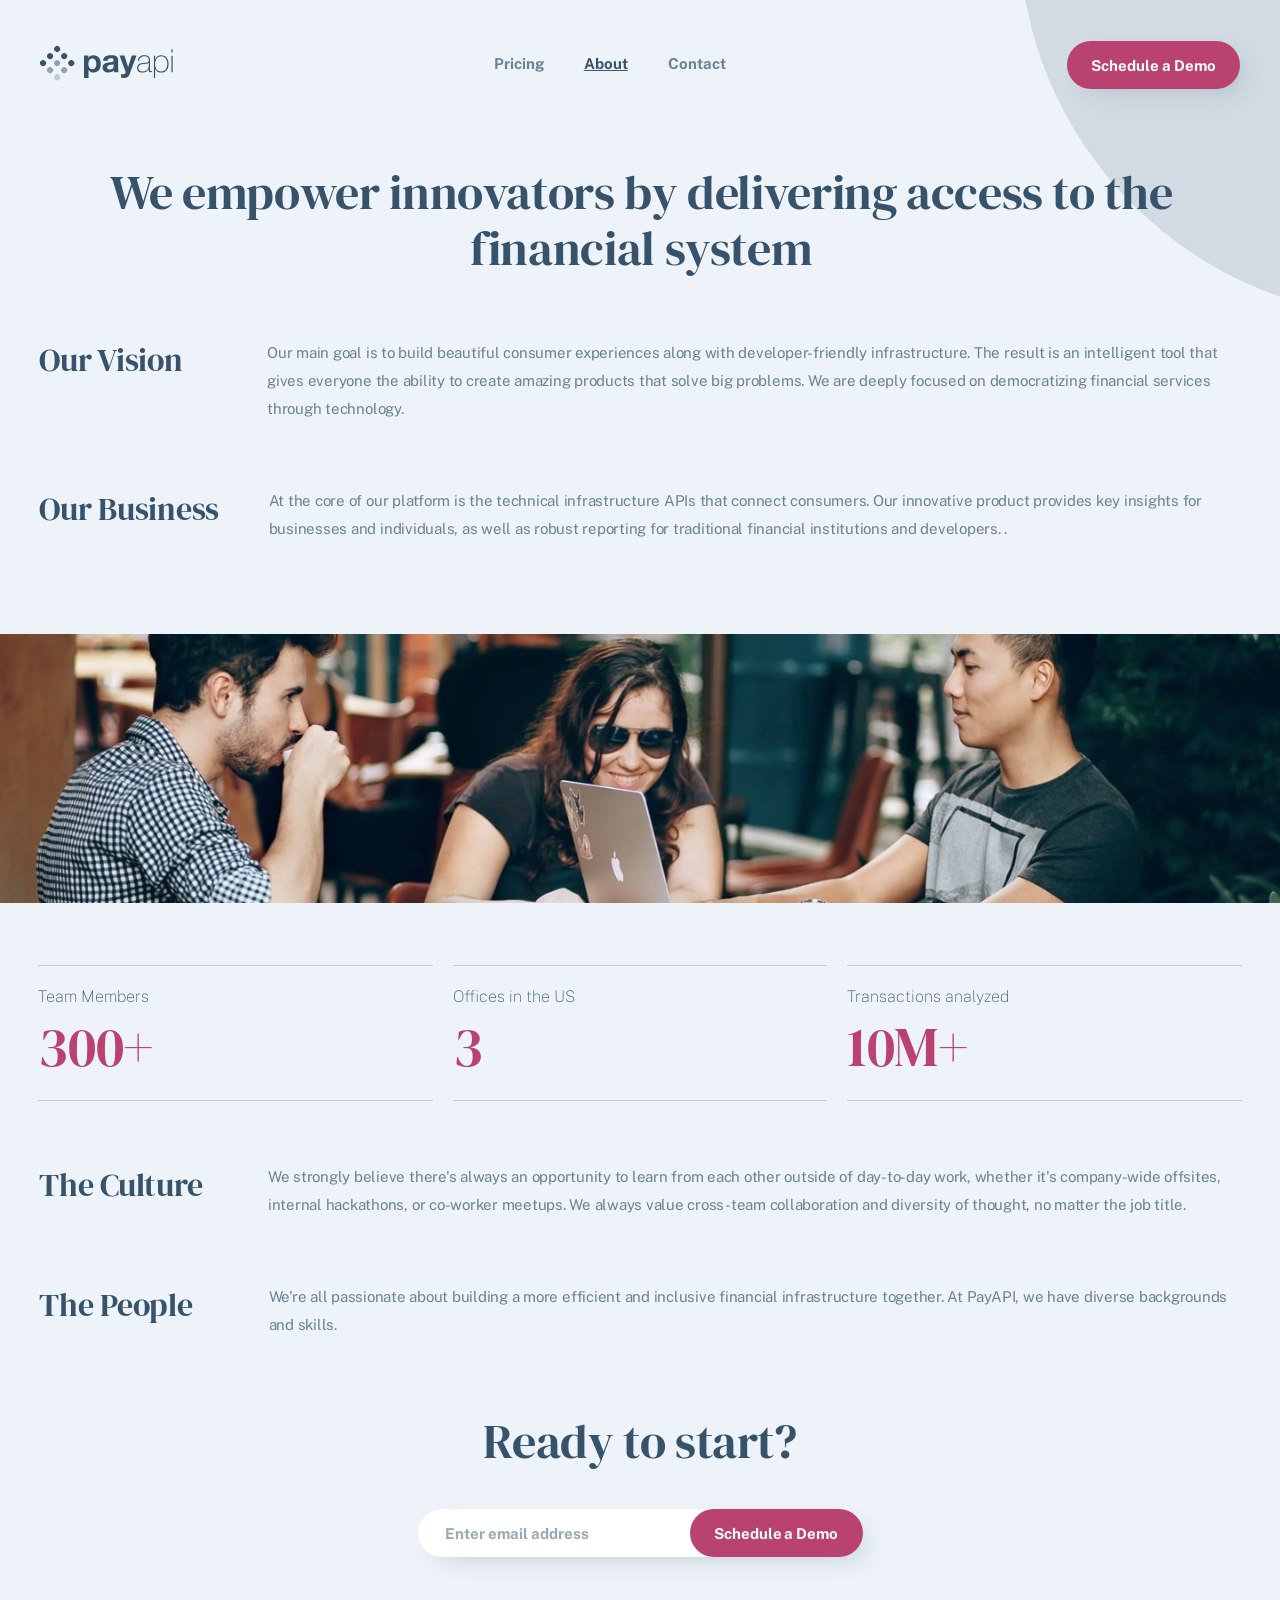
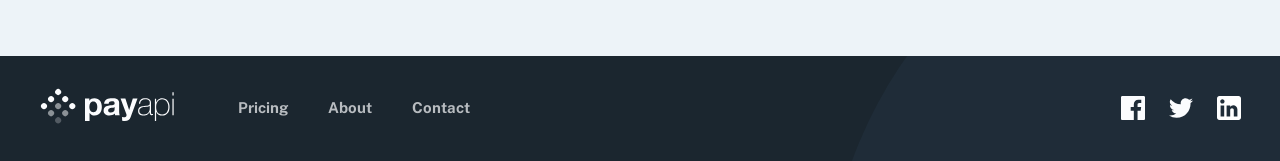
<file: about.html>
<!DOCTYPE html>
<html lang="en">

<head>
  <meta charset="UTF-8" />
  <meta name="viewport" content="width=device-width, initial-scale=1.0" />
  <title>About</title>
  <link rel="icon" type="image/x-icon" href="/assets/favicon-32x32.png">
  <link rel="stylesheet" href="/css/style.css" />
  <script type="module" defer src="/js/main.js"></script>
  <script type="module" defer src="/js/resize.js"></script>
  <script type="module" defer src="/js/secondInputValidation.js"></script>
  <script type="module" defer src="/js/currentPage.js"></script>
</head>

<body>
  <div class="ovrflw">
    <div class="contnr_all__positioning">
      <div class="bubble_all__top">
      </div>
    </div>
    <header>
      <!-- NAVBAR Section -->
      <section class="nav noSelect">
        <a href="/index.html">
          <img class="logo" src="/assets/shared/desktop/logo.svg" alt="logo" />
        </a>
        <ul class="bbl__all menu">
          <li class="w-700">
            <a class="menuItem" href="/pricing.html">Pricing</a>
          </li>
          <li class="w-700">
            <a class="menuItem" href="/about.html">About</a>
          </li>
          <li class="w-700">
            <a class="menuItem" href="/contact.html">Contact</a>
          </li>
          <a href="#email__two"><button class="mobile__btn" type="button">Schedule a Demo</button></a>
        </ul>
        <a href="#email__two"><button class="bttn" type="button">Schedule a Demo</button></a>
        <button class="hamburger">
          <svg class="menuIcon" width="28" height="17" xmlns="http://www.w3.org/2000/svg">
            <g fill="#36536B" fill-rule="evenodd">
              <path d="M0 0h28v3H0zM0 7h28v3H0zM0 14h28v3H0z" />
            </g>
          </svg>
          <svg class="closeIcon" width="22" height="23" xmlns="http://www.w3.org/2000/svg">
            <path
              d="M19.839.54L21.96 2.66 13.12 11.5l8.84 8.839-2.121 2.121-8.84-8.84-8.838 8.84L.04 20.34l8.838-8.84L.04 2.662 2.16.54 11 9.378 19.839.54z"
              fill="#FBFCFE" fill-rule="evenodd" />
          </svg>
        </button>
      </section>
    </header>
    <main>
      <!-- First text section -->
      <div class="about__wrapper">
        <div class="about__container">
          <h1 class="about__heading">
            We empower innovators by delivering access to the financial system
          </h1>
          <section class="our-vision">
            <h3 class="our-vision__heading">Our Vision</h3>
            <p class="our-vision__description">
              Our main goal is to build beautiful consumer experiences along
              with developer-friendly infrastructure. The result is an
              intelligent tool that gives everyone the ability to create amazing
              products that solve big problems. We are deeply focused on
              democratizing financial services through technology.
            </p>
          </section>
          <section class="our-business">
            <h3 class="our-business__heading">Our Business</h3>
            <p class="our-business__description">
              At the core of our platform is the technical infrastructure APIs
              that connect consumers. Our innovative product provides key
              insights for businesses and individuals, as well as robust
              reporting for traditional financial institutions and developers. .
            </p>
          </section>
        </div>
        <!-- Second section with image and numerical information -->
        <section>
          <div class="ovrflw__simple">
            <div class="contnr__positioning">
              <div class="bubble_about__team">
              </div>
            </div>
            <div class="team_numbers_image">
            </div>
            <div>
              <div class="team__numbers__grids">
                <div class="team__numbers__text">
                  <div>
                    <p>Team Members</p>
                  </div>
                  <div class="team__numbers">300+</div>
                </div>
                <div class="team__numbers__text1">
                  <div>
                    <p>Offices in the US</p>
                  </div>
                  <div class="team__numbers">3</div>
                </div>
                <div class="team__numbers__text2">
                  <div>
                    <p>Transactions analyzed</p>
                  </div>
                  <div class="team__numbers__last">10M+</div>
                </div>
              </div>
        </section>
        <!-- Third text section  -->
        <section class="culture">
          <h3 class="culture__heading">The Culture</h3>
          <p class="culture__description">
            We strongly believe there's always an opportunity to learn from each
            other outside of day-to-day work, whether it's company-wide
            offsites, internal hackathons, or co-worker meetups. We always value
            cross-team collaboration and diversity of thought, no matter the job
            title.
          </p>
        </section>
        <section class="people">
          <h3 class="people__heading">The People</h3>
          <p class="people__description">
            We're all passionate about building a more efficient and inclusive
            financial infrastructure together. At PayAPI, we have diverse
            backgrounds and skills.
          </p>
        </section>
      </div>
    </main>
    <!-- WIN-13 FOOTER part -->
    <footer>
      <!-- Text, input and button section -->
      <section class="footer__section1">
        <p class="footer__section1__text">Ready to start?</p>
        <form class="btns footer__button">
          <input class="title_input " type="email" name="email" id="email__two" placeholder="Enter email address" />
          <button class="bttn__header  footer__button__pink validate__second" type="submit">Schedule a Demo</button>
        </form>
      </section>
      <!-- Logo, links and icons sections -->
      <div class="ovrflw">
        <div class="contnr__positioning">
          <div class="bubble__footer">
          </div>
        </div>
        <section class="footer__section2 noSelect">
          <div class="footer__logoLinks">
            <div>
              <a href="/index.html">
                <img src="/assets/home/desktop/Group 21.svg" alt="logo" />
              </a>
            </div>
            <div class="footer__links">
              <ul>
                <li><a href="/pricing.html">Pricing</a></li>
                <li><a href="/about.html">About</a></li>
                <li><a href="/contact.html">Contact</a></li>
              </ul>
            </div>
          </div>
          <div class="footer__icons">
            <a href="https://www.facebook.com" target="_blank">
              <svg width="24" height="24" xmlns="http://www.w3.org/2000/svg">
                <path
                  d="M22.675 0H1.325C.593 0 0 .593 0 1.325v21.351C0 23.407.593 24 1.325 24H12.82v-9.294H9.692v-3.622h3.128V8.413c0-3.1 1.893-4.788 4.659-4.788 1.325 0 2.463.099 2.795.143v3.24l-1.918.001c-1.504 0-1.795.715-1.795 1.763v2.313h3.587l-.467 3.622h-3.12V24h6.116c.73 0 1.323-.593 1.323-1.325V1.325C24 .593 23.407 0 22.675 0z"
                  fill="#FBFCFE" fill-rule="nonzero" />
              </svg>
            </a>
            <a href="https://www.twitter.com" target="_blank">
              <svg width="24" height="20" xmlns="http://www.w3.org/2000/svg">
                <path
                  d="M24 2.557a9.83 9.83 0 01-2.828.775A4.932 4.932 0 0023.337.608a9.864 9.864 0 01-3.127 1.195A4.916 4.916 0 0016.616.248c-3.179 0-5.515 2.966-4.797 6.045A13.978 13.978 0 011.671 1.149a4.93 4.93 0 001.523 6.574 4.903 4.903 0 01-2.229-.616c-.054 2.281 1.581 4.415 3.949 4.89a4.935 4.935 0 01-2.224.084 4.928 4.928 0 004.6 3.419A9.9 9.9 0 010 17.54a13.94 13.94 0 007.548 2.212c9.142 0 14.307-7.721 13.995-14.646A10.025 10.025 0 0024 2.557z"
                  fill="#FBFCFE" fill-rule="nonzero" />
              </svg>
            </a>
            <a href="https://www.linkedin.com" target="_blank">
              <svg width="24" height="24" xmlns="http://www.w3.org/2000/svg">
                <path
                  d="M21.6 0H2.4C1.08 0 0 1.08 0 2.4v19.2C0 22.92 1.08 24 2.4 24h19.2c1.32 0 2.4-1.08 2.4-2.4V2.4C24 1.08 22.92 0 21.6 0zM7.2 20.4H3.6V9.6h3.6v10.8zM5.4 7.56c-1.2 0-2.16-.96-2.16-2.16 0-1.2.96-2.16 2.16-2.16 1.2 0 2.16.96 2.16 2.16 0 1.2-.96 2.16-2.16 2.16zm15 12.84h-3.6v-6.36c0-.96-.84-1.8-1.8-1.8-.96 0-1.8.84-1.8 1.8v6.36H9.6V9.6h3.6v1.44c.6-.96 1.92-1.68 3-1.68 2.28 0 4.2 1.92 4.2 4.2v6.84z"
                  fill="#FFF" fill-rule="nonzero" />
              </svg>
            </a>
          </div>
      </div>
      </section>
  </div>
  </footer>
  </div>
</body>

</html>
</file>
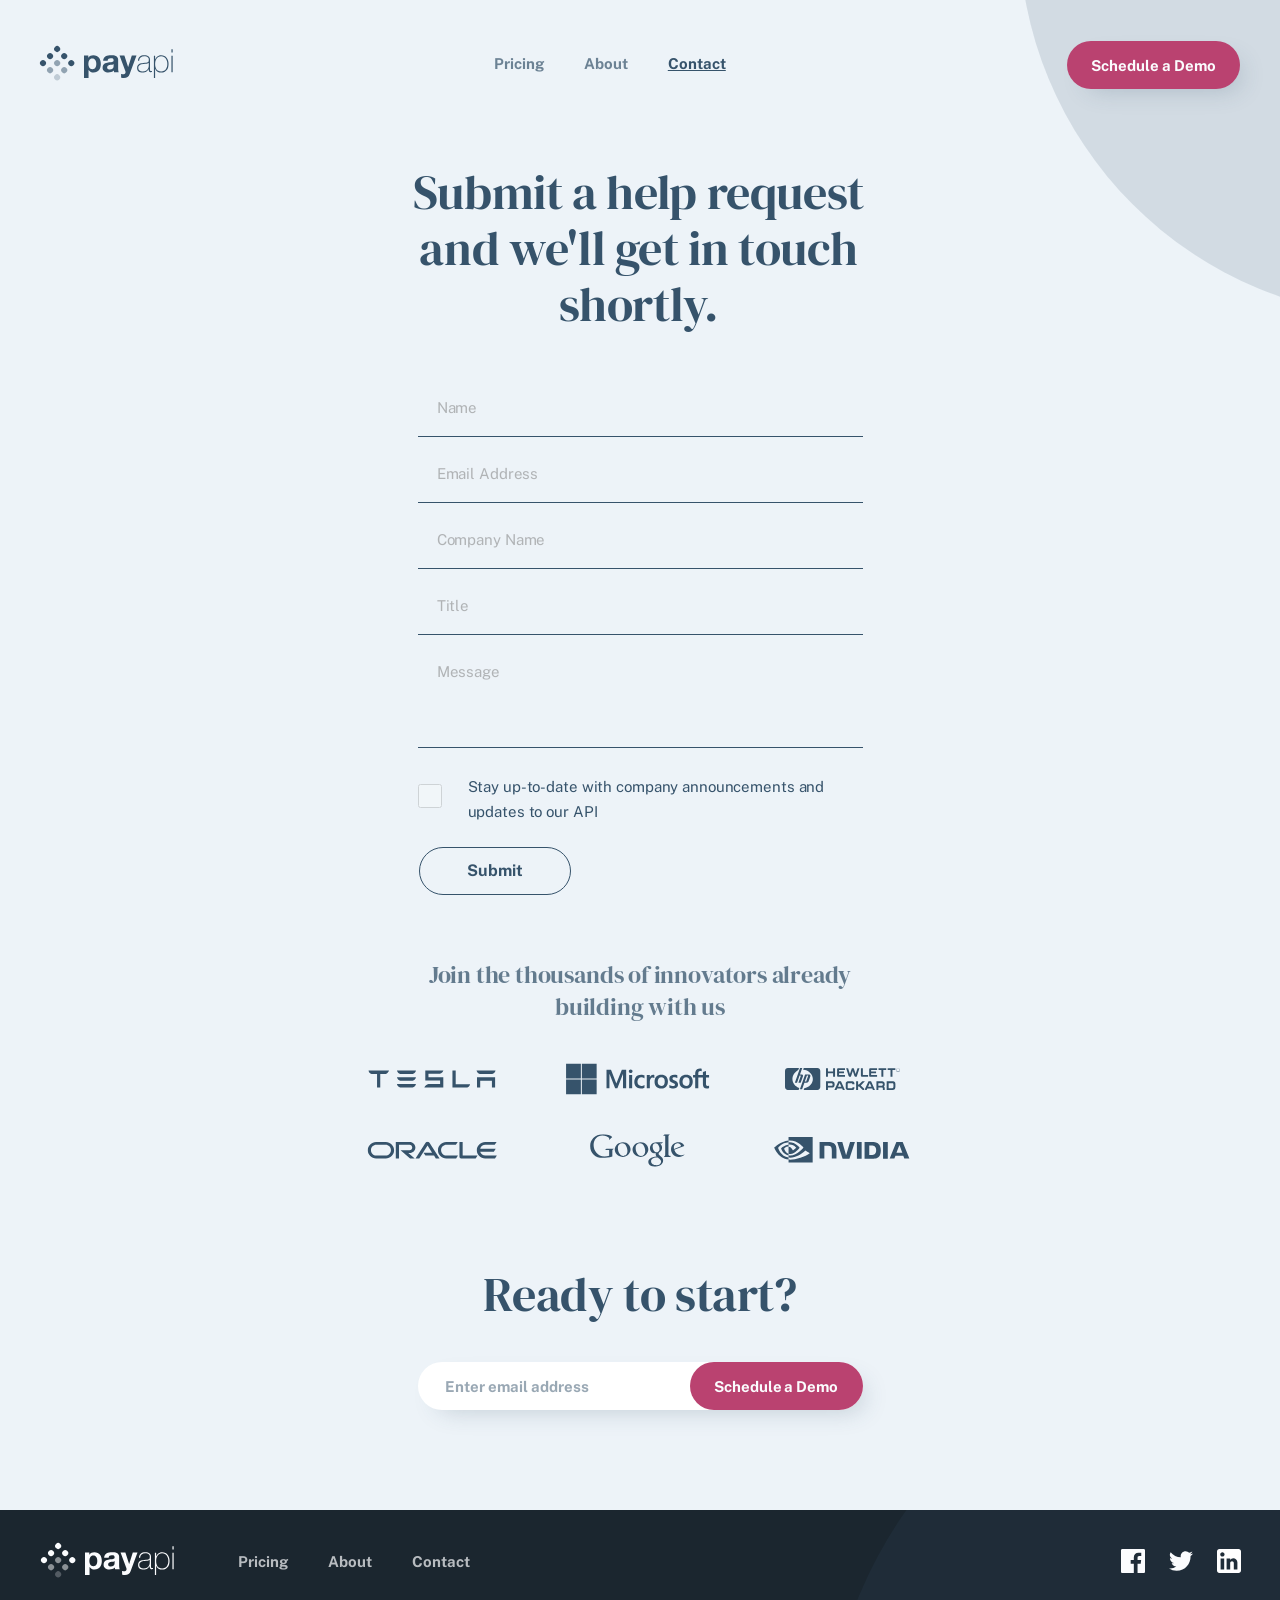
<file: contact.html>
<!DOCTYPE html>
<html lang="en">

<head>
  <meta charset="UTF-8">
  <meta name="viewport" content="width=device-width, initial-scale=1.0">
  <title>Contacts</title>
  <link rel="icon" type="image/x-icon" href="/assets/favicon-32x32.png">
  <script type="module" defer src="/js/main.js"></script>
  <script type="module" defer src="/js/resize.js"></script>
  <script type="module" defer src="/js/secondInputValidation.js"></script>
  <script defer type="module" src="/js/formValidation.js"></script>
  <script type="module" defer src="/js/currentPage.js"></script>
  <link rel="stylesheet" href="/css/style.css">
</head>

<body>
  <div class="ovrflw">
    <div class="contnr_all__positioning">
      <div class="bubble_all__top">
      </div>
    </div>
    <header>
      <!-- NAVBAR Section -->
      <section class="nav noSelect">
        <a href="/index.html">
          <img class="logo" src="/assets/shared/desktop/logo.svg" alt="logo">
        </a>

        <ul class="bbl__all menu">
          <li class="w-700"><a class="menuItem" href="/pricing.html">Pricing</a></li>
          <li class="w-700"><a class="menuItem" href="/about.html">About</a></li>
          <li class="w-700"><a class="menuItem" href="/contact.html">Contact</a></li>
          <a href="#email__two"><button class="mobile__btn" type="button">Schedule a Demo</button></a>
        </ul>
        <a href="#email__two"><button class="bttn" type="button">Schedule a Demo</button></a>
        <button class="hamburger">
          <svg class="menuIcon" width="28" height="17" xmlns="http://www.w3.org/2000/svg">
            <g fill="#36536B" fill-rule="evenodd">
              <path d="M0 0h28v3H0zM0 7h28v3H0zM0 14h28v3H0z" />
            </g>
          </svg>
          <svg class="closeIcon" width="22" height="23" xmlns="http://www.w3.org/2000/svg">
            <path
              d="M19.839.54L21.96 2.66 13.12 11.5l8.84 8.839-2.121 2.121-8.84-8.84-8.838 8.84L.04 20.34l8.838-8.84L.04 2.662 2.16.54 11 9.378 19.839.54z"
              fill="#FBFCFE" fill-rule="evenodd" />
          </svg>
        </button>
      </section>
    </header>
    <main>

      <div class="form__box">
        <div class="flex__box">
          <!-- Title -->
          <section class="form__title">
            <p>Submit a help request and we'll get in touch shortly.</p>
          </section>
          <!-- Form section -->
          <section>
            <form class="form__page">
              <input maxlength="50" type="text" id="name" name="name" placeholder="Name"><br>
              <input maxlength="50" type="email" id="form_email" name="email" placeholder="Email Address" required><br>
              <input maxlength="50" type="text" id="company_name" name="cname" placeholder="Company Name"><br>
              <input maxlength="30" type="text" id="form_title" name="title" placeholder="Title" required><br>
              <textarea maxlength="150" id="form_message" placeholder="Message" required></textarea>
              <input type="checkbox" name="check" id="check" class="check">
              <label for="check" id="check__text">Stay up-to-date with company announcements and updates to our
                API</label>
              <input class="bttn__form noSelect validate_form" type="submit" value="Submit">
            </form>
          </section>

        </div>
        <!-- Partners logo sections -->
        <section class="partners__logo__section">
          <p class="partners__title">Join the thousands of innovators already building with us</p>
          <div class="partners__logos__form ">
            <svg class="logo__scale" xmlns="http://www.w3.org/2000/svg" width="107" height="16" viewBox="0 0 107 16"
              fill="none">
              <path fill-rule="evenodd" clip-rule="evenodd"
                d="M2.75692 3.74634C1.35958 3.43124 0.302128 2.17086 0 0.910481L17.2591 0.871094V0.910481C16.9569 2.17086 15.9373 3.35247 14.5021 3.74634H10.1968L9.97023 3.82511V15.1292H7.28884V3.82511L7.06224 3.74634H2.75692ZM26.6535 3.73842H36.941C38.3889 3.46347 39.4558 2.128 39.7225 0.871094H23.8339C24.1388 2.128 25.2056 3.42419 26.6535 3.73842ZM103.239 3.73842H92.951C91.5412 3.42419 90.4744 2.128 90.1695 0.871094H106.02C105.715 2.128 104.686 3.46347 103.239 3.73842ZM90.5887 15.1292V6.52719H105.677V15.1292H103.01V9.39451H93.2558V15.1292H90.5887ZM82.4729 15.1292C83.8065 14.54 84.5304 13.5187 84.8353 12.3404H72.8331V0.910372H70.1279V15.1292H82.4729ZM59.6498 3.69914H50.1243L50.1624 6.52719H62.5075V15.1292H46.6952C47.3429 13.7544 48.6384 12.6939 50.1624 12.2618H59.8403V9.31595H47.4953V0.910372H62.5837C62.2789 2.128 61.0977 3.26708 59.6498 3.69914ZM36.941 9.35523H26.6535C25.2056 9.041 24.1388 7.74482 23.8339 6.48791H39.7225C39.4558 7.74482 38.3889 9.08028 36.941 9.35523ZM26.6535 15.1292H36.941C38.3889 14.8542 39.4558 13.5187 39.7225 12.2618H23.8339C24.1388 13.5187 25.2056 14.8542 26.6535 15.1292Z"
                fill="#36536B" />
            </svg>
            <svg class="logo__scale" xmlns="http://www.w3.org/2000/svg" width="121" height="26" viewBox="0 0 121 26"
              fill="none">
              <path fill-rule="evenodd" clip-rule="evenodd"
                d="M13.3032 12.5806H0.975342V0H13.3032V12.5806ZM120.145 11.7932V9.67856H117.562V6.39111L117.475 6.41833L115.048 7.17299L115 7.18776V9.67867H111.17V8.29102C111.17 7.64488 111.312 7.15042 111.593 6.82067C111.871 6.49486 112.269 6.32923 112.776 6.32923C113.141 6.32923 113.519 6.41658 113.899 6.58885L113.994 6.63212V4.40513L113.949 4.38838C113.595 4.2588 113.112 4.19355 112.514 4.19355C111.761 4.19355 111.076 4.36023 110.479 4.69057C109.882 5.02137 109.412 5.49361 109.082 6.09404C108.754 6.69377 108.588 7.38643 108.588 8.15295V9.67856H106.789V11.7932H108.588V20.7017H111.17V11.7932H115V17.4544C115 19.786 116.082 20.9675 118.216 20.9675C118.567 20.9675 118.936 20.9258 119.312 20.844C119.696 20.76 119.957 20.6761 120.111 20.5866L120.145 20.5661V18.4319L120.04 18.5025C119.9 18.5975 119.725 18.675 119.521 18.7327C119.315 18.7915 119.144 18.8209 119.011 18.8209C118.511 18.8209 118.141 18.684 117.911 18.4138C117.679 18.1411 117.562 17.6644 117.562 16.9974V11.7932H120.145ZM101.022 18.8212C100.085 18.8212 99.3458 18.5053 98.825 17.883C98.3011 17.2576 98.0356 16.3659 98.0356 15.233C98.0356 14.0641 98.3011 13.1493 98.8253 12.5128C99.3464 11.8805 100.078 11.5596 101.001 11.5596C101.897 11.5596 102.609 11.8661 103.12 12.4711C103.633 13.0792 103.893 13.9867 103.893 15.1691C103.893 16.3662 103.649 17.2856 103.166 17.9007C102.686 18.5111 101.965 18.8212 101.022 18.8212ZM96.9156 10.9961C97.9283 9.94562 99.3487 9.41301 101.137 9.41301C102.821 9.41301 104.158 9.92247 105.107 10.9276C106.057 11.9322 106.538 13.3308 106.538 15.0837C106.538 16.8583 106.025 18.2984 105.013 19.3622C104.001 20.4272 102.609 20.9673 100.875 20.9673C99.2119 20.9673 97.8674 20.4548 96.8793 19.4431C95.8913 18.4317 95.3905 17.0435 95.3905 15.3176C95.3905 13.5005 95.9036 12.0466 96.9156 10.9961ZM91.2269 9.41301C90.0105 9.41301 89.0043 9.72927 88.2356 10.3528C87.4623 10.9801 87.07 11.8028 87.07 12.7984C87.07 13.3159 87.1547 13.7756 87.3213 14.1655C87.489 14.5566 87.7484 14.901 88.093 15.1901C88.4351 15.4768 88.9631 15.7771 89.6627 16.0827C90.2509 16.3287 90.6895 16.5368 90.9681 16.7008C91.2405 16.8615 91.4338 17.0231 91.5429 17.1805C91.649 17.3345 91.7028 17.5453 91.7028 17.8053C91.7028 18.5459 91.1572 18.9063 90.0345 18.9063C89.6181 18.9063 89.1431 18.8179 88.6227 18.6436C88.1061 18.472 87.6185 18.2207 87.177 17.8985L87.0698 17.8203V20.3475L87.1091 20.3662C87.4745 20.5376 87.9352 20.6822 88.4782 20.7959C89.0202 20.9098 89.5126 20.9677 89.9403 20.9677C91.2603 20.9677 92.3232 20.65 93.0989 20.0227C93.8794 19.3911 94.275 18.5489 94.275 17.519C94.275 16.7759 94.062 16.1388 93.6423 15.6249C93.2254 15.1152 92.5019 14.6472 91.4927 14.2336C90.6887 13.9056 90.1736 13.6333 89.9611 13.4243C89.7563 13.2224 89.6523 12.9368 89.6523 12.5752C89.6523 12.2546 89.7807 11.9978 90.0442 11.7898C90.3098 11.5808 90.6795 11.4745 91.1432 11.4745C91.5735 11.4745 92.0137 11.5436 92.4515 11.679C92.889 11.8144 93.2733 11.9957 93.594 12.2175L93.6995 12.2908V9.89351L93.659 9.87583C93.3631 9.74683 92.9729 9.63645 92.4989 9.54689C92.0271 9.4579 91.5991 9.41301 91.2269 9.41301ZM78.1409 17.883C78.6616 18.5053 79.4008 18.8212 80.3379 18.8212C81.281 18.8212 82.0018 18.5111 82.4814 17.9007C82.9643 17.2856 83.2093 16.3662 83.2093 15.1691C83.2093 13.9867 82.949 13.0792 82.4357 12.4711C81.925 11.8661 81.2122 11.5596 80.3172 11.5596C79.3939 11.5596 78.6621 11.8805 78.1415 12.5128C77.6171 13.1493 77.3518 14.0641 77.3518 15.233C77.3518 16.3662 77.6168 17.2576 78.1409 17.883ZM80.453 9.41301C78.6643 9.41301 77.2439 9.94562 76.2317 10.9961C75.2197 12.0466 74.7062 13.5005 74.7062 15.3176C74.7062 17.0442 75.2074 18.4317 76.1954 19.4431C77.1834 20.4548 78.5279 20.9673 80.1914 20.9673C81.9246 20.9673 83.317 20.4272 84.3293 19.3622C85.3412 18.2984 85.8542 16.8583 85.8542 15.0837C85.8542 13.3308 85.3729 11.9322 84.4232 10.9276C83.4731 9.92247 82.1372 9.41301 80.453 9.41301ZM70.7862 9.67856V11.5875H70.8134C71.0517 10.968 71.3634 10.4713 71.7947 10.1089C72.2861 9.6967 72.8597 9.48733 73.5008 9.48733C73.926 9.48733 74.2621 9.53909 74.4997 9.64168L74.541 9.65971V12.2738L74.4337 12.1948C74.3157 12.1083 74.1154 12.026 73.8389 11.9503C73.5596 11.8741 73.3017 11.8356 73.0719 11.8356C72.394 11.8356 71.8388 12.1335 71.4221 12.7214C71.0001 13.3163 70.7862 14.104 70.7862 15.0628V20.7015H68.2353V9.67856H70.7862ZM63.6671 9.41301C62.4968 9.41301 61.4529 9.66809 60.5651 10.1709C59.6753 10.6749 58.9873 11.3945 58.5191 12.3094C58.053 13.2221 57.8164 14.2883 57.8164 15.4773C57.8164 16.5188 58.0458 17.4745 58.4993 18.3169C58.953 19.1607 59.5952 19.8207 60.4082 20.2786C61.2199 20.7358 62.1582 20.9676 63.197 20.9676C64.4093 20.9676 65.4443 20.7213 66.2742 20.2354L66.3077 20.2159V17.8403L66.2005 17.9199C65.8246 18.1983 65.4045 18.4204 64.9525 18.5805C64.5016 18.7404 64.0906 18.8212 63.7301 18.8212C62.7292 18.8212 61.9256 18.5029 61.3424 17.8752C60.7579 17.2468 60.4615 16.3643 60.4615 15.2538C60.4615 14.1364 60.7706 13.2312 61.3797 12.5633C61.987 11.8974 62.792 11.5596 63.7722 11.5596C64.6107 11.5596 65.4277 11.8482 66.2007 12.4182L66.3077 12.4971V9.99412L66.2731 9.97435C65.9823 9.80883 65.5855 9.67216 65.093 9.56852C64.6026 9.46511 64.1229 9.41301 63.6671 9.41301ZM53.5086 9.67867H56.0595V20.7015H53.5086V9.67867ZM54.8102 4.98287C54.3903 4.98287 54.0241 5.12815 53.7233 5.41603C53.4212 5.70473 53.268 6.06822 53.268 6.49719C53.268 6.91942 53.4193 7.27628 53.7186 7.5573C54.0159 7.8375 54.3832 7.97952 54.8103 7.97952C55.2372 7.97952 55.6059 7.8375 55.9068 7.55776C56.2095 7.27628 56.3631 6.91953 56.3631 6.49719C56.3631 6.08322 56.2137 5.72346 55.9192 5.42766C55.625 5.13245 55.2517 4.98287 54.8102 4.98287ZM48.4454 20.7015V8.86539H48.3615L43.7415 20.7015H41.8952L37.202 8.86423H37.1181V20.7014H34.6716V5.3203H38.4214L42.8659 16.745L47.4457 5.3203H51.0488V20.7015H48.4454ZM14.1251 12.5806H26.453V0H14.1251V12.5806ZM13.3032 26H0.975342V13.4194H13.3032V26ZM14.1251 26H26.453V13.4194H14.1251V26Z"
                fill="#36536B" />
            </svg>
            <svg xmlns="http://www.w3.org/2000/svg" width="115" height="22" viewBox="0 0 115 22" fill="none">
              <path fill-rule="evenodd" clip-rule="evenodd"
                d="M32.3952 0H18.7614L18.1421 1.6469C23.5481 1.90327 27.8451 5.96744 27.8451 10.9429C27.8451 15.5676 24.1323 19.4046 19.2677 20.129L18.684 21.8963H32.3952C33.1634 21.8993 33.9011 21.5931 34.4455 21.0455C34.9898 20.4978 35.296 19.7537 35.2963 18.9775V2.90892C35.2963 1.28809 33.9969 0 32.3952 0ZM7.43342 10.9435C7.43342 15.0151 10.321 18.6087 14.3378 19.9148L13.6368 21.8963H2.89436C1.29573 21.8963 0 20.5722 0 18.9558V2.93126C-0.00101789 1.31471 1.29443 0.00301889 2.89436 0.000620767H13.9846L13.2891 1.95604C9.94133 3.75192 7.43342 7.36416 7.43342 10.9435ZM108.008 13.3558H101.673V21.9845H107.969C110.249 21.9845 110.403 19.759 110.403 18.5485V16.0108C110.403 14.4881 109.63 13.3558 108.008 13.3558ZM108.432 18.7832V16.3231C108.472 15.7774 108.086 15.1523 107.506 15.1523H103.642V20.1886H107.351C108.046 20.1886 108.432 19.5244 108.432 18.7832ZM98.9531 18.6305C99.4188 18.2381 99.7284 17.6509 99.7284 16.0835C99.7284 14.3205 98.5273 13.3409 97.1327 13.3409H91.4367V21.9994H93.3745V19.4524H96.7057C97.481 19.4524 97.8687 20.0793 97.8687 20.4319V21.9988H99.7284V20.1967C99.7284 19.6876 99.573 18.944 98.9531 18.6305ZM93.3739 17.6509H96.9379C97.6746 17.6509 97.8681 16.7495 97.8681 16.3194C97.8681 15.8873 97.6746 15.1436 96.7051 15.1436H93.3739V17.6509ZM86.0529 13.3577H83.5044L80.0676 20.7727V21.9826H81.6121L82.307 20.4214H87.2423L87.9458 21.9826H89.9548L86.0529 13.3577ZM84.7787 14.958L83.118 18.6267H86.432L84.7787 14.958ZM71.1087 21.9919V13.349H73.0827V16.595H73.9336L77.2992 13.349H79.93L75.7896 17.4163L79.2326 20.8578V21.9919H77.7624L74.0884 18.3933H73.0827V21.9919H71.1087ZM60.7422 19.9508V15.3894C60.7422 14.4155 61.7836 13.3626 62.7094 13.3626H67.4555C68.6904 13.4011 69.4222 14.6886 69.4222 15.4292V16.1691H67.4555C67.4156 15.7793 67.0691 15.1951 66.7607 15.1951H63.365C62.5939 15.1951 62.71 15.9748 62.71 15.9748V19.4052C62.71 20.0291 63.0953 20.1849 63.3269 20.1849H66.6833C67.4162 20.1849 67.4942 19.561 67.4942 19.1712H69.4228V19.9508C69.4228 21.2377 68.5362 21.9783 67.4561 21.9783H62.7487C61.2822 21.9783 60.7422 20.8472 60.7422 19.9508ZM55.9635 13.3409H53.4064L49.4154 22H51.5074L52.2053 20.4332H57.156L57.8619 22H59.8771L55.9635 13.3409ZM54.6844 14.9468L53.0188 18.6305H56.3119L54.6844 14.9468ZM47.203 13.354H40.9806V21.987H42.9515V19.5647H47.2024C48.3617 19.5647 49.6759 18.9011 49.6759 16.4789C49.6765 14.0182 48.2462 13.354 47.203 13.354ZM42.9515 17.7682H46.7392C47.5895 17.7682 47.5895 16.87 47.5895 16.4795C47.5895 16.0891 47.5895 15.1511 46.623 15.1511H42.9515V17.7682ZM40.9806 0.141535V8.77455H42.9515V5.33674H48.0914V8.77455H50.0624V0.141535H48.0914V3.54024H42.9515V0.141535H40.9806ZM53.4427 0.135948H60.0197V1.93679H54.0614V3.54024H59.0139V5.33922H54.0614V6.98177H60.0197V8.78076H53.3266C52.5525 8.78076 52.0886 8.15502 52.0886 7.64661V1.42714C52.0886 0.644357 52.5525 0.135948 53.4427 0.135948ZM75.9002 0.144639V7.48335C75.9002 8.14695 76.4028 8.77145 77.2912 8.77145H83.086V6.97556H77.8712V0.144639H75.9002ZM98.343 1.93493V8.78076H96.3702V1.93493H93.5256V0.134707H101.227V1.93493H98.343ZM107.469 8.78634V1.93121H110.355V0.12912H102.646V1.93121H105.494V8.78634H107.469ZM85.5073 0.139673H92.0794H92.08V1.93679H86.126V3.53962H91.0749V5.33736H86.126V6.97867H92.08V8.77641H85.3912C84.6171 8.77641 84.1538 8.1513 84.1538 7.64289V1.42963C84.1538 0.647461 84.6171 0.139673 85.5073 0.139673ZM70.5158 8.78945C69.934 8.78945 69.3724 7.90796 69.2557 7.47652L67.8027 2.94927L65.903 8.79007H64.7019C64.12 8.79007 63.6156 7.88871 63.4995 7.4579L61.1354 0.127257H63.1118L64.9347 6.04628L66.8725 0.166366H68.7322L70.67 6.04628L72.4916 0.127257H74.4693L71.6782 8.79007H70.5158V8.78945ZM113.025 0.0763544C113.535 0.0681472 114.026 0.272203 114.382 0.640632C114.755 1.01682 114.942 1.47246 114.942 2.00694C114.95 2.52317 114.748 3.01992 114.382 3.3807C114.008 3.75999 113.555 3.94994 113.025 3.94994C112.493 3.94994 112.042 3.76061 111.67 3.3807C111.3 3.00265 111.115 2.54515 111.115 2.00694C111.107 1.49298 111.31 0.998695 111.675 0.640632C112.048 0.265068 112.497 0.0763544 113.025 0.0763544ZM114.191 3.19323C113.887 3.51331 113.464 3.69098 113.025 3.68363C112.586 3.69144 112.163 3.51369 111.859 3.19323C111.546 2.88025 111.373 2.45129 111.381 2.00632C111.381 1.54571 111.541 1.15277 111.861 0.827483C112.183 0.500959 112.57 0.337077 113.026 0.337077C113.481 0.337077 113.87 0.500959 114.192 0.827483C114.512 1.15277 114.671 1.54571 114.671 2.00632C114.671 2.47065 114.512 2.86608 114.191 3.19323ZM15.0461 0L9.85222 14.6674V14.668H12.0457L14.5851 7.60848H15.2775C15.7385 7.60848 15.7385 7.94782 15.6619 8.3256L13.3919 14.668H15.6619C15.6619 14.668 17.624 9.3076 17.9705 8.17485C18.3164 7.04211 17.624 6.47574 16.2772 6.47574H14.9689L17.2775 0H15.0461ZM20.0814 6.4385H23.6719C24.7524 6.4385 25.8727 7.00727 25.2936 8.56164L23.6333 13.1869C23.3248 14.059 23.0542 14.6656 21.4325 14.6656H19.4024L17.1086 21.1852H14.9077L20.0814 6.4385ZM23.0542 8.14482C23.0542 8.14482 21.4325 12.656 21.3939 12.8836C21.3553 13.1112 21.1619 13.5281 20.7762 13.5281H19.8022L21.8959 7.57605H22.8613C23.2085 7.57605 23.1699 7.84152 23.0542 8.14482Z"
                fill="#36536B" />
            </svg>
            <svg class="logo__scale" mlns="http://www.w3.org/2000/svg" width="109" height="15" viewBox="0 0 109 15"
              fill="none">
              <path fill-rule="evenodd" clip-rule="evenodd"
                d="M47.0247 9.2711H54.1314L50.3735 3.28146L43.4765 14.1109H40.3377L48.7266 1.10233C49.0913 0.576854 49.6992 0.259277 50.3735 0.259277C51.0256 0.259277 51.6335 0.565824 51.9873 1.08048L60.4094 14.1109H57.2706L55.7897 11.691H48.5943L47.0247 9.2711ZM79.6302 11.6908V0.390595H76.9666V12.7969C76.9666 13.1363 77.0991 13.4649 77.3533 13.7168C77.6075 13.9686 77.9501 14.1109 78.3259 14.1109H90.4729L92.0425 11.691H79.63L79.6302 11.6908ZM40.2492 5.03334C40.2492 7.5956 38.1492 9.66505 35.5627 9.66505L35.5629 9.66547H34.347L39.6966 14.1111H35.828L27.8768 7.24556L35.386 7.25638C36.6239 7.25638 37.6186 6.25994 37.6186 5.03375C37.6186 3.80736 36.6239 2.81072 35.386 2.81072H26.5725V14.1111H23.9097V0.390387H35.5627C38.1492 0.390387 40.2492 2.47087 40.2492 5.03334ZM7.51875 14.1109C3.69556 14.1111 0.592896 11.045 0.592896 7.25638C0.592896 3.46751 3.69556 0.390803 7.51875 0.390803H15.5685C19.3925 0.390803 22.4928 3.46751 22.4928 7.25638C22.4928 11.045 19.3925 14.1109 15.5682 14.1109H7.51875ZM19.8725 7.25617C19.8725 9.70896 17.8664 11.691 15.3895 11.691H15.3893H7.69667C5.22084 11.691 3.21367 9.70896 3.21367 7.25638C3.21367 4.80358 5.22084 2.81072 7.69688 2.81072H15.3895C17.8664 2.81072 19.8725 4.80358 19.8725 7.25617ZM65.969 14.1109C62.145 14.1109 59.0389 11.045 59.0389 7.25638C59.0389 3.46751 62.145 0.390803 65.969 0.390803H75.5299L73.9712 2.81072H66.1459C63.67 2.81072 61.6585 4.80358 61.6585 7.25638C61.6585 9.70896 63.67 11.691 66.1459 11.691H75.7507L74.1811 14.1109H65.969ZM94.2312 8.46071C94.7616 10.3333 96.497 11.691 98.5417 11.691H108.146L106.577 14.1107H98.3646C94.5404 14.1107 91.4346 11.0448 91.4346 7.25596C91.4346 3.4673 94.5404 0.390387 98.3646 0.390387H107.936L106.356 2.81072H98.5417C96.497 2.81072 94.7616 4.17925 94.2312 6.0408H107.185L105.615 8.46071H94.2312Z"
                fill="#36536B" />
            </svg>
            <svg class="logo__scale" xmlns="http://www.w3.org/2000/svg" width="79" height="27" viewBox="0 0 79 27"
              fill="none">
              <path fill-rule="evenodd" clip-rule="evenodd"
                d="M15.8735 13.156H12.4196L13.5755 12.027H19.7359L18.8288 12.9196C18.6604 13.0716 18.5478 13.2446 18.5478 13.4968V18.4283C15.6729 19.2154 13.1841 19.6364 10.3811 19.6364C4.6002 19.6364 0 15.8928 0 9.67838C0 5.31251 3.44961 0 10.9965 0C14.4343 0 16.8395 1.05087 18.5005 2.15661L15.8744 4.74054V3.18322C14.4739 1.93399 12.9084 1.03716 10.218 1.03716C5.96632 1.03716 2.91882 4.28252 2.91882 8.90922C2.91882 13.6265 6.28801 18.4568 12.0206 18.4568C13.435 18.4568 14.7958 18.2699 15.8735 17.9292V13.156ZM27.4764 6.54545C23.2049 6.54545 20.5583 9.56428 20.5583 12.7686C20.5583 15.5344 22.6904 18.8182 27.0104 18.8182C31.1659 18.8182 33.7155 15.7934 33.7155 12.533C33.7155 9.49595 31.2239 6.54658 27.4764 6.54658V6.54545ZM26.7677 7.42557C29.7793 7.42557 31.1205 11.2204 31.1205 13.927C31.1205 17.9523 27.9983 18.0319 27.625 18.0319C26.1962 18.0319 25.1977 17.1967 24.4502 16.1013C23.7922 15.0918 23.149 13.2162 23.149 11.3836C23.149 9.55805 23.7668 8.66672 24.7391 8.01096C25.5341 7.5194 26.2786 7.42557 26.7667 7.42557H26.7677ZM55.4381 6.54545C51.8331 6.54545 49.8829 8.91441 49.8829 11.5594C49.8829 13.573 51.2727 15.8447 54.1399 15.8447H54.8653C54.8653 15.8447 54.6677 16.3428 54.6667 16.824C54.6667 17.5337 54.9123 17.9323 55.4339 18.5457C50.5003 18.8577 48.5175 20.9231 48.5175 23.1429C48.5175 25.0869 50.3109 27 54.0797 27C58.5415 27 60.8524 24.4289 60.8524 21.9057C60.8524 20.1269 59.9986 19.1518 57.8364 17.4702C57.2006 16.9573 57.0774 16.6306 57.0774 16.2467C57.0774 15.707 57.3827 15.3464 57.5038 15.2034L57.5104 15.1955C57.6454 15.0477 57.8455 14.8861 58.0042 14.758C58.0862 14.6918 58.1571 14.6345 58.2022 14.5927C58.9287 13.9539 59.9548 13.0086 59.9548 11.1218C59.9548 9.8273 59.436 8.71368 58.2542 7.67092H59.697L60.7811 6.54567H55.4381V6.54545ZM54.4437 7.38728C55.0978 7.38728 55.6438 7.62735 56.2206 8.12546C56.8603 8.72405 57.8825 10.3326 57.8825 12.323C57.8825 14.4709 56.2747 15.0589 55.4045 15.0589C54.9786 15.0589 54.4682 14.9351 54.0361 14.6285C53.0763 13.9824 52.1235 12.2627 52.1235 10.2163C52.1235 8.36976 53.1832 7.38728 54.4437 7.38728ZM56.3439 19.3844C56.3439 19.3844 56.1462 19.3611 55.8712 19.3611C52.1694 19.4149 50.8203 20.864 50.8203 22.5477C50.8203 24.5803 52.789 25.825 55.3647 25.825C57.7112 25.825 59.1601 24.5538 59.1601 22.9326C59.1601 21.7533 58.502 21.0913 57.4464 20.2251C56.993 19.8656 56.3439 19.3844 56.3439 19.3844ZM66.6335 18.8182H61.3979L62.3573 17.8739C62.5146 17.7131 62.5879 17.5566 62.5879 17.3267V1.14766H60.8524L62.0145 0H66.4793L65.535 0.932605C65.4294 1.03279 65.285 1.19035 65.285 1.49802V17.117C65.285 17.4513 65.5252 17.7963 65.9295 17.8452L67.4311 18.0305L66.6335 18.8182ZM67.4311 12.4381C67.4311 8.65346 70.5744 6.54545 73.5333 6.54545H73.5344C76.6732 6.54545 78.0392 8.17118 78.5236 9.78558L70.1368 12.9542C70.9376 15.8975 73.2266 17.4986 75.6007 17.4986C76.8501 17.4986 77.7906 17.1417 78.9437 16.5981C78.3328 17.362 77.496 17.9698 76.6264 18.3441C75.8158 18.6918 74.9506 18.8182 73.8999 18.8182C69.6863 18.8182 67.4311 15.5638 67.4311 12.4381ZM75.7207 9.58763C75.7207 8.63204 74.5731 7.4113 72.9855 7.4113C71.936 7.4113 69.8085 8.1466 69.8085 10.8971C69.8085 11.5529 69.948 12.1597 69.948 12.1597L75.1032 10.2108C75.5135 10.0598 75.7207 9.89664 75.7207 9.58763ZM42.2784 6.54545C38.0068 6.54545 35.3602 9.56428 35.3602 12.7686C35.3602 15.5344 37.4924 18.8182 41.8123 18.8182C45.9678 18.8182 48.5175 15.7934 48.5175 12.533C48.5175 9.49595 46.0258 6.54658 42.2784 6.54658V6.54545ZM41.5697 7.42557C44.5813 7.42557 45.9224 11.2204 45.9224 13.927C45.9224 17.9523 42.8002 18.0319 42.4269 18.0319C40.9982 18.0319 39.9996 17.1967 39.2521 16.1013C38.5942 15.0918 37.951 13.2162 37.951 11.3836C37.951 9.55805 38.5687 8.66672 39.541 8.01096C40.3361 7.5194 41.0805 7.42557 41.5686 7.42557H41.5697Z"
                fill="#36536B" />
            </svg>
            <svg class="logo__scale" xmlns="http://www.w3.org/2000/svg" width="114" height="23" viewBox="0 0 114 23"
              fill="none">
              <path fill-rule="evenodd" clip-rule="evenodd"
                d="M12.4437 0.272949V3.13772L13.0103 3.10221C20.2932 2.85361 25.0501 9.09219 25.0501 9.09219C25.0501 9.09219 19.5968 15.7451 13.9192 15.7451C13.4234 15.7451 12.9394 15.6977 12.4555 15.6149V17.3906C12.8568 17.4379 13.2699 17.4734 13.6713 17.4734C18.9594 17.4734 22.7838 14.7626 26.4902 11.5663C26.7672 11.7907 27.4311 12.1572 28.1241 12.5399C28.9668 13.0052 29.8525 13.4942 30.1376 13.78C26.62 16.7395 18.4164 19.1189 13.7657 19.1189C13.3172 19.1189 12.8922 19.0952 12.4673 19.0479V21.5457H32.5573V0.272949H12.4437ZM12.4437 6.61807V4.70125L12.4555 4.70033V4.69959C12.6404 4.688 12.8253 4.67665 13.0103 4.67665C18.2511 4.51092 21.686 9.19873 21.686 9.19873C21.686 9.19873 17.9797 14.3601 14.0018 14.3601C13.4706 14.3601 12.9512 14.2772 12.4555 14.1115V8.28722C14.3781 8.52127 14.8568 9.33247 15.9209 11.1358C15.987 11.2478 16.0553 11.3637 16.1265 11.4835L18.8531 9.1869C18.8531 9.1869 16.8583 6.57072 13.506 6.57072C13.1519 6.55888 12.7978 6.58256 12.4437 6.61807ZM12.4437 6.61807V8.27538H12.4319C10.3898 8.02678 8.78451 9.94452 8.78451 9.94452C8.78451 9.94452 9.6934 13.1763 12.4437 14.1115V15.6267C7.55692 14.7507 6.19948 9.64857 6.19948 9.64857C6.19948 9.64857 8.54843 7.04423 12.4437 6.61807ZM12.4555 4.69959L12.4437 4.70033V4.70125C6.6559 5.15599 3.7679 9.43549 3.7679 9.43549C3.7679 9.43549 5.97521 16.5856 12.4437 17.3906V19.0479C3.62626 18.2192 0.48645 9.10403 0.48645 9.10403C0.48645 9.10403 6.03423 3.65859 12.4555 3.13772V4.69959ZM38.3136 4.36386V18.2612H42.3034V7.47046L45.4145 7.48222C46.4357 7.48222 47.1481 7.72934 47.635 8.24711C48.2643 8.90608 48.5137 9.97692 48.5137 11.9185V18.2612H52.3847V10.5888C52.3847 5.10521 48.858 4.36386 45.4145 4.36386H38.3136ZM69.4244 4.38739V18.2729H73.3785V4.38739H69.4244ZM75.8009 18.2729V4.38739H81.3462C84.5048 4.38739 86.6184 4.76395 88.0671 6.70557C88.8864 7.78818 89.3495 9.52976 89.3495 11.4831C89.3495 13.6131 88.8033 15.5664 87.9483 16.449C86.749 17.7081 85.6328 18.2729 82.213 18.2729H75.8009ZM79.7194 7.39985H81.4175C83.8873 7.39985 85.4785 8.49422 85.4785 11.3419C85.4785 14.1897 83.8873 15.2958 81.4175 15.2958H79.7194V7.39985ZM60.4236 15.3899L63.7247 4.38739H67.762L63.2022 18.2729H57.5026L52.9903 4.38739H57.2651L60.4236 15.3899ZM91.2019 18.2729H95.1561V4.38739H91.2019V18.2729ZM96.771 18.2612L102.293 4.38739H107.577L113.146 18.2494H108.907L108.075 15.8018H101.544L100.666 18.2612H96.771ZM104.857 6.91739L107.256 13.413H102.388L104.857 6.91739Z"
                fill="#36536B" />
            </svg>
          </div>
        </section>
      </div>

    </main>
    <!-- WIN-13 FOOTER part -->
    <footer>
      <!-- Text, input and button section -->
      <section class="footer__section1">
        <p class="footer__section1__text">Ready to start?</p>
        <form class="btns footer__button">
          <input class="title_input " type="email" name="email" id="email__two" placeholder="Enter email address" />
          <button class="bttn__header  footer__button__pink validate__second" type="submit">Schedule a Demo</button>
        </form>
      </section>
      <!-- Logo, links and icons sections -->
      <div class="ovrflw">
        <div class="contnr__positioning">
          <div class="bubble__footer">
          </div>
        </div>
        <section class="footer__section2 noSelect">
          <div class="footer__logoLinks">
            <div>
              <a href="/index.html">
                <img src="/assets/home/desktop/Group 21.svg" alt="logo" />
              </a>
            </div>
            <div class="footer__links">
              <ul>
                <li><a href="/pricing.html">Pricing</a></li>
                <li><a href="/about.html">About</a></li>
                <li><a href="/contact.html">Contact</a></li>
              </ul>
            </div>
          </div>
          <div class="footer__icons">
            <a href="https://www.facebook.com" target="_blank">
              <svg width="24" height="24" xmlns="http://www.w3.org/2000/svg">
                <path
                  d="M22.675 0H1.325C.593 0 0 .593 0 1.325v21.351C0 23.407.593 24 1.325 24H12.82v-9.294H9.692v-3.622h3.128V8.413c0-3.1 1.893-4.788 4.659-4.788 1.325 0 2.463.099 2.795.143v3.24l-1.918.001c-1.504 0-1.795.715-1.795 1.763v2.313h3.587l-.467 3.622h-3.12V24h6.116c.73 0 1.323-.593 1.323-1.325V1.325C24 .593 23.407 0 22.675 0z"
                  fill="#FBFCFE" fill-rule="nonzero" />
              </svg>
            </a>
            <a href="https://www.twitter.com" target="_blank">
              <svg width="24" height="20" xmlns="http://www.w3.org/2000/svg">
                <path
                  d="M24 2.557a9.83 9.83 0 01-2.828.775A4.932 4.932 0 0023.337.608a9.864 9.864 0 01-3.127 1.195A4.916 4.916 0 0016.616.248c-3.179 0-5.515 2.966-4.797 6.045A13.978 13.978 0 011.671 1.149a4.93 4.93 0 001.523 6.574 4.903 4.903 0 01-2.229-.616c-.054 2.281 1.581 4.415 3.949 4.89a4.935 4.935 0 01-2.224.084 4.928 4.928 0 004.6 3.419A9.9 9.9 0 010 17.54a13.94 13.94 0 007.548 2.212c9.142 0 14.307-7.721 13.995-14.646A10.025 10.025 0 0024 2.557z"
                  fill="#FBFCFE" fill-rule="nonzero" />
              </svg>
            </a>
            <a href="https://www.linkedin.com" target="_blank">
              <svg width="24" height="24" xmlns="http://www.w3.org/2000/svg">
                <path
                  d="M21.6 0H2.4C1.08 0 0 1.08 0 2.4v19.2C0 22.92 1.08 24 2.4 24h19.2c1.32 0 2.4-1.08 2.4-2.4V2.4C24 1.08 22.92 0 21.6 0zM7.2 20.4H3.6V9.6h3.6v10.8zM5.4 7.56c-1.2 0-2.16-.96-2.16-2.16 0-1.2.96-2.16 2.16-2.16 1.2 0 2.16.96 2.16 2.16 0 1.2-.96 2.16-2.16 2.16zm15 12.84h-3.6v-6.36c0-.96-.84-1.8-1.8-1.8-.96 0-1.8.84-1.8 1.8v6.36H9.6V9.6h3.6v1.44c.6-.96 1.92-1.68 3-1.68 2.28 0 4.2 1.92 4.2 4.2v6.84z"
                  fill="#FFF" fill-rule="nonzero" />
              </svg>
            </a>
          </div>
        </section>
      </div>
    </footer>
  </div>
</body>

</html>
</file>
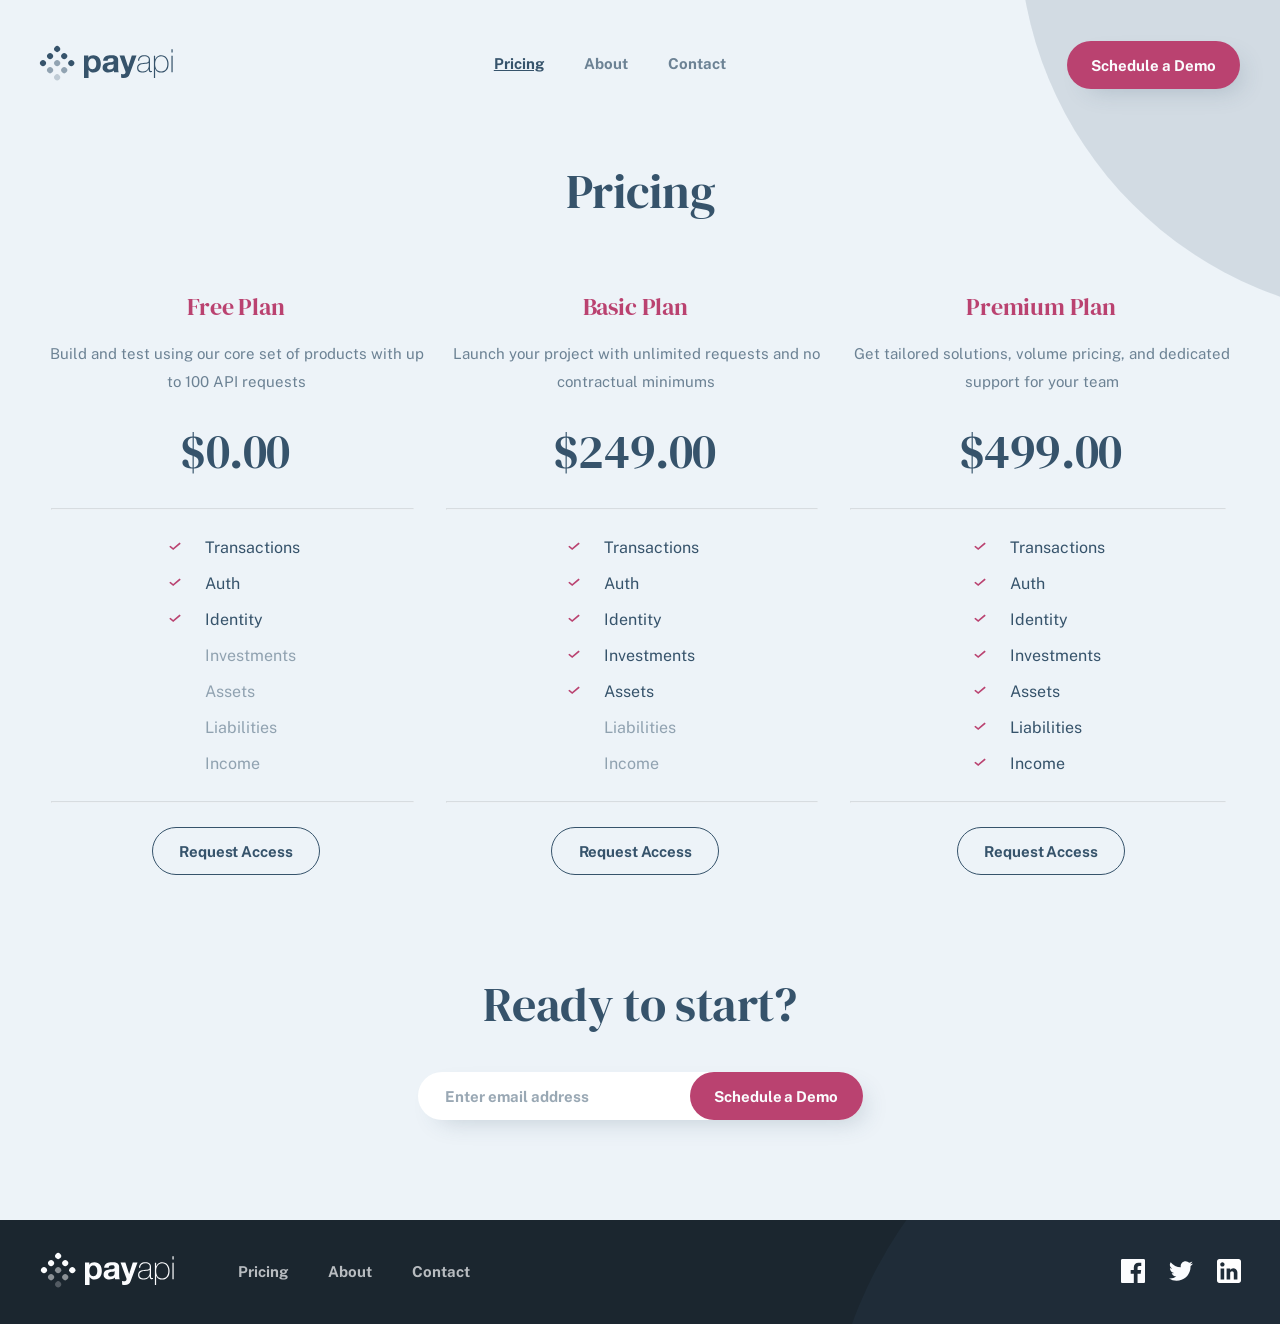
<file: pricing.html>
<!DOCTYPE html>
<html lang="en">

<head>
  <meta charset="UTF-8">
  <meta name="viewport" content="width=device-width, initial-scale=1.0">
  <title>Pricing</title>
  <link rel="icon" type="image/x-icon" href="/assets/favicon-32x32.png">
  <script type="module" defer src="/js/main.js"></script>
  <script type="module" defer src="/js/resize.js"></script>
  <script type="module" defer src="/js/secondInputValidation.js"></script>
  <script type="module" defer src="/js/currentPage.js"></script>
  <link rel="stylesheet" href="/css/style.css">
</head>

<body>
  <div class="ovrflw">
    <div class="contnr_all__positioning">
      <div class="bubble_all__top">

      </div>
    </div>
    <header>
      <!-- NAVBAR Section -->
      <section class="nav noSelect">
        <a href="/index.html">
          <img class="logo" src="/assets/shared/desktop/logo.svg" alt="logo">
        </a>

        <ul class="bbl__all menu">
          <li class="w-700"><a class="menuItem" href="/pricing.html">Pricing</a></li>
          <li class="w-700"><a class="menuItem" href="/about.html">About</a></li>
          <li class="w-700"><a class="menuItem" href="/contact.html">Contact</a></li>
          <a href="#email__two"><button class="mobile__btn" type="button">Schedule a Demo</button></a>
        </ul>
        <a href="#email__two"><button class="bttn" type="button">Schedule a Demo</button></a>
        <button class="hamburger">
          <svg class="menuIcon" width="28" height="17" xmlns="http://www.w3.org/2000/svg">
            <g fill="#36536B" fill-rule="evenodd">
              <path d="M0 0h28v3H0zM0 7h28v3H0zM0 14h28v3H0z" />
            </g>
          </svg>
          <svg class="closeIcon" width="22" height="23" xmlns="http://www.w3.org/2000/svg">
            <path
              d="M19.839.54L21.96 2.66 13.12 11.5l8.84 8.839-2.121 2.121-8.84-8.84-8.838 8.84L.04 20.34l8.838-8.84L.04 2.662 2.16.54 11 9.378 19.839.54z"
              fill="#FBFCFE" fill-rule="evenodd" />
          </svg>
        </button>
      </section>
    </header>
    <main>
      <!-- Title -->
      <section class="pricing__main">
        <div class="pricing__plan">
          <p>Pricing</p>
        </div>
        <div>
          <div class="pricing__colums">
            <div class="bob">
              <div class="pricing__first__plan">
                <div class="pricing__free__plan">
                  Free Plan
                </div>
                <div class="pricing__text">
                  <p>Build and test using our core set of products with up to 100 API requests </p>
                </div>
                <div class="pricing__money">$0.00</div>
                <hr>
                <div class="pricing__list">
                  <ul>
                    <li class="pricing__checkmark__src"><img src="/assets/shared/desktop/icon-check.svg" alt="">
                      <p>Transactions</p>
                    </li>
                    <li class="pricing__checkmark__src"><img src="/assets/shared/desktop/icon-check.svg" alt="">
                      <p>Auth</p>
                    </li>
                    <li class="pricing__checkmark__src"><img src="/assets/shared/desktop/icon-check.svg" alt="">
                      <p>Identity</p>
                    </li>
                    <li class="pricing__checkmark"><img src="/assets/shared/desktop/icon-check.svg" alt="">
                      <p class="pricing__paragraph">Investments</p>
                    </li>
                    <li class="pricing__checkmark"><img src="/assets/shared/desktop/icon-check.svg" alt="">
                      <p class="pricing__paragraph">Assets</p>
                    </li>
                    <li class="pricing__checkmark"><img src="/assets/shared/desktop/icon-check.svg" alt="">
                      <p class="pricing__paragraph">Liabilities</p>
                    </li>
                    <li class="pricing__checkmark"><img src="/assets/shared/desktop/icon-check.svg" alt="">
                      <p class="pricing__paragraph">Income</p>
                    </li>
                  </ul>
                </div>
                <hr>
                <div class="pricing__button__grid">
                  <button class="pricing__button">
                    Request Access
                  </button>
                </div>
              </div>
            </div>
            <div class="pricing__first__plan">
              <div class="pricing__free__plan">
                Basic Plan
              </div>
              <div class="pricing__text">
                <p>Launch your project with unlimited requests and no contractual minimums</p>
              </div>
              <div class="pricing__money">$249.00</div>
              <hr>
              <div class="pricing__list">
                <ul>
                  <li class="pricing__checkmark__src"><img src="/assets/shared/desktop/icon-check.svg" alt="">
                    <p>Transactions</p>
                  </li>
                  <li class="pricing__checkmark__src"><img src="/assets/shared/desktop/icon-check.svg" alt="">
                    <p>Auth</p>
                  </li>
                  <li class="pricing__checkmark__src"><img src="/assets/shared/desktop/icon-check.svg" alt="">
                    <p>Identity</p>
                  </li>
                  <li class="pricing__checkmark__src"><img src="/assets/shared/desktop/icon-check.svg" alt="">
                    <p>Investments</p>
                  </li>
                  <li class="pricing__checkmark__src"><img src="/assets/shared/desktop/icon-check.svg" alt="">
                    <p>Assets</p>
                  </li>
                  <li class="pricing__checkmark"><img src="/assets/shared/desktop/icon-check.svg" alt="">
                    <p class="pricing__paragraph">Liabilities</p>
                  </li>
                  <li class="pricing__checkmark"><img src="/assets/shared/desktop/icon-check.svg" alt="">
                    <p class="pricing__paragraph">Income</p>
                  </li>
                </ul>
              </div>
              <hr>
              <div class="pricing__button__grid"><button class="pricing__button">
                  Request Access
                </button>
              </div>
            </div>
            <div class="pricing__first__plan">
              <div>
                <p class="pricing__free__plan">Premium Plan</p>
              </div>
              <div class="pricing__text">
                <p>Get tailored solutions, volume pricing, and dedicated support for your team </p>
              </div>
              <div class="pricing__money">$499.00</div>
              <hr>
              <div class="pricing__list">
                <ul>
                  <li class="pricing__checkmark__src"><img src="/assets/shared/desktop/icon-check.svg" alt="">
                    <p>Transactions</p>
                  </li>
                  <li class="pricing__checkmark__src"><img src="/assets/shared/desktop/icon-check.svg" alt="">
                    <p>Auth</p>
                  </li>
                  <li class="pricing__checkmark__src"><img src="/assets/shared/desktop/icon-check.svg" alt="">
                    <p>Identity</p>
                  </li>
                  <li class="pricing__checkmark__src"><img src="/assets/shared/desktop/icon-check.svg" alt="">
                    <p>Investments</p>
                  </li>
                  <li class="pricing__checkmark__src"><img src="/assets/shared/desktop/icon-check.svg" alt="">
                    <p>Assets</p>
                  </li>
                  <li class="pricing__checkmark__src"><img src="/assets/shared/desktop/icon-check.svg" alt="">
                    <p>Liabilities</p>
                  </li>
                  <li class="pricing__checkmark__src"><img src="/assets/shared/desktop/icon-check.svg" alt="">
                    <p>Income</p>
                  </li>
                </ul>
              </div>
              <hr>
              <div class="pricing__bottom"><button class="pricing__bottom__button">
                  Request Access
                </button></div>
            </div>
          </div>
      </section>
    </main>
    <footer>
      <!-- WIN-13 FOOTER part -->
      <footer>
        <!-- Text, input and button section -->
        <section class="footer__section1">
          <p class="footer__section1__text">Ready to start?</p>
          <form class="btns footer__button">
            <input class="title_input " type="email" name="email" id="email__two" placeholder="Enter email address" />
            <button class="bttn__header  footer__button__pink validate__second" type="submit">Schedule a Demo</button>
          </form>
        </section>
        <!-- Logo, links and icons sections -->
        <div class="ovrflw">
          <div class="contnr__positioning">
            <div class="bubble__footer">
            </div>
          </div>
          <section class="footer__section2 noSelect">
            <div class="footer__logoLinks">
              <div>
                <a href="/index.html">
                  <img src="/assets/home/desktop/Group 21.svg" alt="logo" />
                </a>
              </div>
              <div class="footer__links">
                <ul>
                  <li><a href="/pricing.html">Pricing</a></li>
                  <li><a href="/about.html">About</a></li>
                  <li><a href="/contact.html">Contact</a></li>
                </ul>
              </div>
            </div>
            <div class="footer__icons">
              <a href="https://www.facebook.com" target="_blank">
                <svg width="24" height="24" xmlns="http://www.w3.org/2000/svg">
                  <path
                    d="M22.675 0H1.325C.593 0 0 .593 0 1.325v21.351C0 23.407.593 24 1.325 24H12.82v-9.294H9.692v-3.622h3.128V8.413c0-3.1 1.893-4.788 4.659-4.788 1.325 0 2.463.099 2.795.143v3.24l-1.918.001c-1.504 0-1.795.715-1.795 1.763v2.313h3.587l-.467 3.622h-3.12V24h6.116c.73 0 1.323-.593 1.323-1.325V1.325C24 .593 23.407 0 22.675 0z"
                    fill="#FBFCFE" fill-rule="nonzero" />
                </svg>
              </a>
              <a href="https://www.twitter.com" target="_blank">
                <svg width="24" height="20" xmlns="http://www.w3.org/2000/svg">
                  <path
                    d="M24 2.557a9.83 9.83 0 01-2.828.775A4.932 4.932 0 0023.337.608a9.864 9.864 0 01-3.127 1.195A4.916 4.916 0 0016.616.248c-3.179 0-5.515 2.966-4.797 6.045A13.978 13.978 0 011.671 1.149a4.93 4.93 0 001.523 6.574 4.903 4.903 0 01-2.229-.616c-.054 2.281 1.581 4.415 3.949 4.89a4.935 4.935 0 01-2.224.084 4.928 4.928 0 004.6 3.419A9.9 9.9 0 010 17.54a13.94 13.94 0 007.548 2.212c9.142 0 14.307-7.721 13.995-14.646A10.025 10.025 0 0024 2.557z"
                    fill="#FBFCFE" fill-rule="nonzero" />
                </svg>
              </a>
              <a href="https://www.linkedin.com" target="_blank">
                <svg width="24" height="24" xmlns="http://www.w3.org/2000/svg">
                  <path
                    d="M21.6 0H2.4C1.08 0 0 1.08 0 2.4v19.2C0 22.92 1.08 24 2.4 24h19.2c1.32 0 2.4-1.08 2.4-2.4V2.4C24 1.08 22.92 0 21.6 0zM7.2 20.4H3.6V9.6h3.6v10.8zM5.4 7.56c-1.2 0-2.16-.96-2.16-2.16 0-1.2.96-2.16 2.16-2.16 1.2 0 2.16.96 2.16 2.16 0 1.2-.96 2.16-2.16 2.16zm15 12.84h-3.6v-6.36c0-.96-.84-1.8-1.8-1.8-.96 0-1.8.84-1.8 1.8v6.36H9.6V9.6h3.6v1.44c.6-.96 1.92-1.68 3-1.68 2.28 0 4.2 1.92 4.2 4.2v6.84z"
                    fill="#FFF" fill-rule="nonzero" />
                </svg>
              </a>
            </div>
          </section>
      </footer>
  </div>
  </div>
</body>

</html>
</file>
<file: css/style.css>
@import url("https://fonts.googleapis.com/css2?family=DM+Serif+Display&display=swap");
@import url("https://fonts.googleapis.com/css2?family=Public+Sans:wght@400;700&display=swap");
@import url("https://fonts.googleapis.com/css2?family=DM+Serif+Display&display=swap");
@import url("https://fonts.googleapis.com/css2?family=Public+Sans:wght@400;700&display=swap");
@import url("https://fonts.googleapis.com/css2?family=DM+Serif+Display&display=swap");
@import url("https://fonts.googleapis.com/css2?family=Public+Sans:wght@400;700&display=swap");
@import url("https://fonts.googleapis.com/css2?family=DM+Serif+Display&display=swap");
@import url("https://fonts.googleapis.com/css2?family=Public+Sans:wght@400;700&display=swap");
w-700 {
  font-weight: 700;
}

w-400 {
  font-weight: 400;
}

.h1__large {
  font-family: "DM Serif Display", serif;
  font-size: 72px;
  line-height: 72px;
}

.h1__small {
  font-family: "DM Serif Display", serif;
  font-size: 56px;
  line-height: 56px;
}

.h2__both {
  font-family: "DM Serif Display", serif;
  font-size: 48px;
  line-height: 56px;
}

.h3__big {
  font-family: "DM Serif Display", serif;
  font-size: 32px;
  line-height: 40px;
}

.h3__small {
  font-family: "Public Sans", sans-serif;
  font-size: 18px;
  line-height: 25px;
}

.h4__both {
  font-family: "DM Serif Display", serif;
  font-size: 24px;
  line-height: 32px;
}

.p__text {
  font-family: "Public Sans", sans-serif;
  font-size: 15px;
  line-height: 28px;
}

w-700 {
  font-weight: 700;
}

w-400 {
  font-weight: 400;
}

.h1__large {
  font-family: "DM Serif Display", serif;
  font-size: 72px;
  line-height: 72px;
}

.h1__small {
  font-family: "DM Serif Display", serif;
  font-size: 56px;
  line-height: 56px;
}

.h2__both {
  font-family: "DM Serif Display", serif;
  font-size: 48px;
  line-height: 56px;
}

.h3__big {
  font-family: "DM Serif Display", serif;
  font-size: 32px;
  line-height: 40px;
}

.h3__small {
  font-family: "Public Sans", sans-serif;
  font-size: 18px;
  line-height: 25px;
}

.h4__both {
  font-family: "DM Serif Display", serif;
  font-size: 24px;
  line-height: 32px;
}

.p__text {
  font-family: "Public Sans", sans-serif;
  font-size: 15px;
  line-height: 28px;
}

* {
  box-sizing: border-box;
  margin: 0;
  padding: 0;
  text-decoration: none;
}

img {
  max-width: 100%;
}

.resize-animation-stopper * {
  animation: none !important;
  transition: none !important;
}

.noSelect {
  -webkit-tap-highlight-color: transparent;
  -webkit-touch-callout: none;
  -webkit-user-select: none;
  -moz-user-select: none;
  user-select: none;
}

.noSelect:focus {
  outline: none !important;
}

body {
  background-color: #EDF3F8;
}

p {
  line-height: 1.75rem;
}

.benefits {
  text-align: center;
}
.benefits .benefits__wrapper {
  display: grid;
  gap: 3rem;
}
.benefits .benefits__wrapper .benefit-card__img {
  padding: 1.4rem;
}
.benefits .benefits__wrapper .benefit-card__heading {
  color: #36536B;
  font-family: "Public Sans";
  font-size: 1.125rem;
  font-style: normal;
  font-weight: 700;
}
.benefits .benefits__wrapper .benefit-card__text {
  color: #6C8294;
  font-family: "Public Sans";
  font-size: 0.9375rem;
  font-style: normal;
  font-weight: 400;
  line-height: 1.5625rem;
}

.simple {
  padding-top: 3rem;
  padding-bottom: 3rem;
  text-align: center;
}
.simple .simple__wrapper {
  display: flex;
  flex-direction: column;
  justify-content: center;
  align-items: center;
}
.simple .simple__wrapper .simple__img {
  filter: drop-shadow(25px 25px 80px rgba(54, 83, 107, 0.322));
}
.simple .simple__wrapper .simple__heading {
  color: #36536B;
}
.simple .simple__wrapper .simple__text {
  font-family: "Public Sans", sans-serif;
  color: #6C8294;
  max-width: 573px;
}

.easy {
  padding-top: 3rem;
  text-align: center;
}
.easy .easy__wrapper {
  display: flex;
  flex-direction: column;
  justify-content: center;
  align-items: center;
}
.easy .easy__wrapper .easy__img {
  filter: drop-shadow(25px 25px 80px rgba(54, 83, 107, 0.322));
}
.easy .easy__wrapper .easy__heading {
  color: #36536B;
}
.easy .easy__wrapper .easy__text {
  font-family: "Public Sans", sans-serif;
  color: #6C8294;
  max-width: 573px;
}

.about__container,
.culture,
.people {
  text-align: center;
}

.about__heading {
  font-family: "DM Serif Display", serif;
  letter-spacing: 0.0781rem;
  color: #36536B;
  margin-bottom: 3rem;
  font-style: normal;
  font-weight: 400;
}

.our-vision__heading,
.our-business__heading,
.culture__heading,
.people__heading {
  font-size: 2rem;
  white-space: nowrap;
  font-family: "DM Serif Display", serif;
  color: #36536B;
  font-style: normal;
  font-weight: 400;
}

.our-business__description,
.our-vision__description,
.culture__description,
.people__description {
  font-family: "Public Sans", sans-serif;
  color: #6C8294;
}

.partners {
  background-color: #1B262F;
  color: #FBFCFE;
  text-align: center;
  font-weight: 400;
  height: 41.875rem;
  position: relative;
  overflow: hidden;
}

.partners__reverse {
  margin-top: -0.1rem;
  margin-bottom: 2rem;
}

.sec__title {
  font-size: 2rem;
  line-height: 2.25rem;
  letter-spacing: -0.0154rem;
  margin: 3.3625rem 1.5rem 1rem 1.5rem;
  font-family: "DM Serif Display", serif;
  z-index: 1;
  position: relative;
}

.p__description {
  color: #FBFCFE;
  opacity: 0.7;
  margin: 0rem 1.125rem 0rem 1.125rem;
  z-index: 1;
  position: relative;
}

.partners__logos {
  display: grid;
  grid-template-columns: repeat(2, 1fr);
  justify-items: center;
  align-items: center;
  row-gap: 2.55rem;
  -moz-column-gap: 2.7rem;
       column-gap: 2.7rem;
  padding: 4.938rem 2.938rem 0rem 2.938rem;
  z-index: 1;
  position: relative;
}

@media only screen and (min-width: 768px) and (max-width: 1439.5px) {
  .partners {
    height: 38.4375rem;
  }
  .partners__logos {
    grid-template-columns: repeat(3, 1fr);
    row-gap: 2.8rem;
    -moz-column-gap: 5.25rem;
         column-gap: 5.25rem;
    padding: 5.8rem 8rem 0rem 7.65rem;
  }
  .sec__title {
    letter-spacing: -0.0231rem;
    font-size: 3rem;
    line-height: 3.5rem;
    font-style: normal;
    margin: 4.1375rem 9.6875rem 1.5rem 9.6875rem;
  }
  .p__description {
    margin: 0 9.6875rem 0rem 9.6875rem;
  }
  .logo__scale {
    transform: scale(1.2);
  }
}
@media only screen and (min-width: 1440px) {
  .partners {
    height: 29.375rem;
    margin-top: -2rem;
  }
  .partners__logos {
    grid-template-columns: repeat(3, 1fr);
    gap: 4.8rem;
    row-gap: 2.8rem;
    -moz-column-gap: 5.25rem;
         column-gap: 5.25rem;
    margin: auto;
    padding: 11.6875rem 11rem 11.5rem 0rem;
    flex: 1;
  }
  .partners__reverse {
    display: flex;
    flex-direction: row-reverse;
    margin-top: -0.001rem;
  }
  .sec__title {
    letter-spacing: -0.0231rem;
    font-size: 3rem;
    line-height: 3.5rem;
    margin: 6.2rem 8.1875rem 1.5rem 10.3125rem;
  }
  .p__description {
    margin: 0rem 7.5rem 0rem 10.3125rem;
  }
  .ref__text {
    text-align: left;
  }
  .logo__scale {
    transform: scale(1.2);
  }
}
/* Styles for Mobile */
@media only screen and (min-width: 1px) and (max-width: 767.5px) {
  .benefits__wrapper {
    margin-right: 1.5rem;
    margin-left: 1.5rem;
    margin-top: -2.6rem;
    margin-bottom: 3rem;
  }
  .benefits__wrapper .benefit-card__img {
    margin-bottom: -0.2rem;
  }
  .benefits__wrapper .benefit-card__heading {
    margin-top: 1.1rem;
  }
  .benefits__wrapper .benefit-card__text {
    margin-top: 1rem;
    margin-bottom: -1.8rem;
  }
  .simple__wrapper {
    margin: auto;
  }
  .simple__img {
    width: 87%;
    margin-top: 2rem;
  }
  .simple__heading {
    font-family: "DM Serif Display";
    font-size: 2.25rem;
    font-style: normal;
    font-weight: 400;
    margin-top: 2.7rem;
  }
  .simple__text {
    max-width: 28.75rem;
    margin-left: 1rem;
    margin-right: 1rem;
    margin-bottom: 3rem;
    margin-top: 1.1rem;
  }
  .easy__wrapper {
    margin: auto;
  }
  .easy__img {
    width: 87%;
    margin-top: 2rem;
  }
  .easy__heading {
    font-family: "DM Serif Display";
    font-size: 2.25rem;
    font-style: normal;
    font-weight: 400;
    margin-top: 2.6rem;
  }
  .easy__text {
    max-width: 28.75rem;
    margin-left: 1rem;
    margin-right: 1rem;
    margin-top: 1.1rem;
  }
  .about__wrapper {
    margin-bottom: -4.1rem;
  }
  .about__heading {
    font-size: 2rem;
    margin-top: 2.75rem;
    margin-left: 1.5rem;
    margin-right: 1.5rem;
    letter-spacing: -0.01538rem;
    line-height: 2.25rem;
  }
  .our-vision,
  .our-business,
  .culture,
  .people {
    margin-bottom: 3rem;
    margin-top: 3rem;
  }
  .our-vision .our-vision__heading,
  .our-vision .our-business__heading,
  .our-vision .culture__heading,
  .our-vision .people__heading,
  .our-business .our-vision__heading,
  .our-business .our-business__heading,
  .our-business .culture__heading,
  .our-business .people__heading,
  .culture .our-vision__heading,
  .culture .our-business__heading,
  .culture .culture__heading,
  .culture .people__heading,
  .people .our-vision__heading,
  .people .our-business__heading,
  .people .culture__heading,
  .people .people__heading {
    margin-bottom: 1rem;
    font-size: 1.5rem;
  }
  .our-vision .our-vision__description,
  .our-vision .our-business__description,
  .our-vision .culture__description,
  .our-vision .people__description,
  .our-business .our-vision__description,
  .our-business .our-business__description,
  .our-business .culture__description,
  .our-business .people__description,
  .culture .our-vision__description,
  .culture .our-business__description,
  .culture .culture__description,
  .culture .people__description,
  .people .our-vision__description,
  .people .our-business__description,
  .people .culture__description,
  .people .people__description {
    margin-right: 1.5rem;
    margin-left: 1.5rem;
    font-size: 0.9375rem;
    line-height: 1.75rem;
  }
  .team_numbers_image {
    background-image: url(/assets/about/mobile/image-team-members.jpg);
    background-position: center;
    background-repeat: no-repeat;
    height: 18.75rem;
    margin-top: 1.6rem;
  }
  .team__numbers__grids {
    border-top: 1px solid rgba(54, 83, 107, 0.2509803922);
    margin-top: 3rem;
    padding: 1rem;
    margin-left: 1.5rem;
    margin-right: 1.5rem;
    border-bottom: 1px solid rgba(54, 83, 107, 0.2509803922);
  }
  .team__numbers__grids p {
    color: #36536B;
    text-align: center;
    font-family: "Public Sans";
    font-size: 1rem;
    font-style: normal;
    font-weight: 400;
    line-height: 1.75rem;
  }
  .team__numbers__grids .team__numbers {
    color: #BA4270;
    text-align: center;
    font-family: "DM Serif Display";
    font-size: 3.5rem;
    font-style: normal;
    font-weight: 400;
    line-height: 4.5rem;
    letter-spacing: -0.02694rem;
    margin-bottom: 2rem;
  }
  .team__numbers__grids .team__numbers__last {
    color: #BA4270;
    text-align: center;
    font-family: "DM Serif Display";
    font-size: 3.5rem;
    font-style: normal;
    font-weight: 400;
    line-height: 4.5rem;
    letter-spacing: -0.02694rem;
  }
}
/* Styles for Tablet */
@media only screen and (min-width: 768px) and (max-width: 1439.5008px) {
  .hamburger {
    display: none;
  }
  .menu {
    display: flex;
    list-style-type: none;
  }
  .menu a {
    font-weight: 700;
    padding-right: 2.5rem;
    text-decoration: none;
    color: #36536B;
    padding: 1rem;
    font-size: 0.9375rem;
    font-family: "Public Sans";
    opacity: 0.7;
  }
  .menu a:hover {
    color: #36536B;
    opacity: 1;
  }
  .mobile__btn {
    display: none;
  }
  a {
    color: #FBFCFE;
  }
  .nav {
    display: flex;
    justify-content: space-between;
    margin: 2.5625rem 0 2.5rem 0;
  }
  .nav .menu {
    align-self: center;
    margin-left: 1.2rem;
    margin-top: 0.7rem;
    gap: 0.5rem;
  }
  .logo {
    margin: 0.2rem 0 0 2.4rem;
  }
  .bttn {
    font-size: 0.9375rem;
    color: #FBFCFE;
    font-family: "Public Sans";
    border: none;
    font-size: 0.9375rem;
    font-weight: 700;
    width: 10.8125rem;
    height: 3rem;
    border-radius: 1.5rem;
    background: #BA4270;
    box-shadow: 0.625rem 0.625rem 1.5625rem -0.625rem rgba(54, 83, 107, 0.2509803922);
    margin-right: 2.5rem;
  }
  .bttn:active {
    box-shadow: 0 0.0625rem #666;
    transform: translateY(0.25rem);
  }
  .benefits__wrapper {
    grid-template-columns: repeat(3, 1fr);
    gap: 0.625rem;
    margin-top: 1.9rem;
    margin-right: 3.6rem;
    margin-left: 3.6rem;
    max-width: 100%;
  }
  .benefits__wrapper .benefit-card__img {
    width: 70%;
    max-width: 70%;
  }
  .benefits__wrapper .benefit-card__heading {
    margin-top: 0.5rem;
    margin-bottom: 1.3rem;
  }
  .simple__heading {
    font-family: "DM Serif Display";
    font-size: 3rem;
    font-style: normal;
    font-weight: 400;
    margin-top: -2.4rem;
    margin-left: -0.3rem;
    letter-spacing: -0.02306rem;
  }
  .simple__text {
    margin-top: 1.2rem;
  }
  .simple__img {
    max-height: 100%;
    width: 47%;
    margin-top: 1.5rem;
  }
  .simple__heading {
    font-family: "DM Serif Display";
    font-size: 3rem;
    font-style: normal;
    font-weight: 400;
    margin-top: 2.7rem;
    margin-left: -0.3rem;
    letter-spacing: -0.02306rem;
  }
  .simple__text {
    margin-top: 1.2rem;
  }
  .easy__wrapper {
    margin: auto;
  }
  .easy__img {
    width: 51%;
    margin-top: 3.2rem;
  }
  .easy__heading {
    letter-spacing: -0.02306rem;
    margin-bottom: 1.3rem;
    font-family: "DM Serif Display";
    font-size: 3rem;
    font-style: normal;
    font-weight: 400;
    padding-top: 5.7rem;
    margin-top: 3rem;
    margin-bottom: 1.3rem;
  }
  .about__heading {
    font-size: 3rem;
    letter-spacing: -0.02306rem;
    margin-top: 4.7rem;
    margin-left: 6.28rem;
    margin-right: 6.12rem;
    margin-bottom: 3.9rem;
    line-height: 3.5rem;
  }
  .our-vision,
  .our-business {
    display: flex;
    margin-left: 2.44rem;
    margin-bottom: 4rem;
    margin-top: 4rem;
    text-align: left;
    letter-spacing: -0.01538rem;
  }
  .culture,
  .people {
    display: flex;
    margin-left: 2.44rem;
    margin-bottom: 4rem;
    margin-top: 3rem;
    text-align: left;
    letter-spacing: -0.01538rem;
  }
  .our-vision__description {
    margin-left: 5.29rem;
    margin-right: 2.5rem;
  }
  .our-vision__heading {
    margin-top: 0.49rem;
  }
  .easy__heading {
    font-size: 48px;
    margin-top: -3rem;
  }
  .team_numbers_image {
    background-image: url(/assets/about/desktop/image-team-members.jpg);
    background-position: center;
    background-repeat: no-repeat;
    background-size: cover;
    height: 16.8125rem;
    margin-top: 1.7rem;
  }
  .team__numbers__grids {
    border-top: none;
    margin-top: 3rem;
    padding: 0.9rem;
    margin-left: 1.5rem;
    margin-right: 1.5rem;
    border-bottom: none;
    display: grid;
    grid-template-columns: repeat(3, 1fr);
    grid-gap: 10px;
  }
  .team__numbers__grids .team__numbers__text,
  .team__numbers__grids .team__numbers__text1,
  .team__numbers__grids .team__numbers__text2 {
    border-bottom: 1px solid rgba(54, 83, 107, 0.2509803922);
    border-top: 1px solid rgba(54, 83, 107, 0.2509803922);
  }
  .team__numbers__grids .team__numbers__text1 {
    margin-left: 0.62rem;
    margin-right: 0.62rem;
  }
  .team__numbers__grids p {
    color: #36536B;
    font-family: "Public Sans";
    font-size: 1rem;
    font-style: normal;
    font-weight: 100;
    line-height: 1.75rem;
    padding-top: 1.06rem;
  }
  .team__numbers__grids .team__numbers {
    color: #BA4270;
    font-family: "DM Serif Display";
    font-size: 3.5rem;
    font-style: normal;
    font-weight: 400;
    line-height: 4.5rem;
    letter-spacing: -0.02694rem;
    padding-bottom: 1.06rem;
  }
  .team__numbers__grids .team__numbers__last {
    color: #BA4270;
    font-family: "DM Serif Display";
    font-size: 3.5rem;
    font-style: normal;
    font-weight: 400;
    line-height: 4.5rem;
    letter-spacing: -0.02694rem;
    padding-bottom: 1.06rem;
  }
  .our-business__description {
    margin-left: 3.1rem;
    margin-right: 2.5rem;
    font-size: 0.9375rem;
    line-height: 1.75rem;
  }
  .people__description {
    margin-left: 4.75rem;
    margin-right: 2.5rem;
    font-size: 0.9375rem;
    line-height: 1.75rem;
  }
  .culture__description {
    margin-left: 4.1rem;
    margin-right: 2.5rem;
    font-size: 0.9375rem;
    line-height: 1.75rem;
  }
  .our-vision {
    margin-top: 3.4rem;
    font-size: 0.9375rem;
    line-height: 1.75rem;
  }
}
/* Styles for Desktop */
@media only screen and (min-width: 1440px) {
  nav ul {
    display: flex;
    flex-direction: row;
    justify-content: space-between;
  }
  .hamburger {
    display: none;
  }
  .menu {
    display: flex;
    list-style-type: none;
  }
  .menu a {
    padding-right: 2.5rem;
    text-decoration: none;
    color: #36536B;
    font-size: 0.9375rem;
    font-family: "Public Sans";
    opacity: 0.7;
    font-weight: 700;
  }
  .menu a:hover {
    color: #36536B;
    opacity: 1;
  }
  .mobile__btn {
    display: none;
  }
  a {
    color: #FBFCFE;
  }
  .bttn {
    font-size: 0.9375rem;
    color: #FBFCFE;
    font-family: "Public Sans";
    border: none;
    font-size: 0.9375rem;
    font-weight: 700;
    width: 10.8125rem;
    height: 3rem;
    border-radius: 1.5rem;
    background: #BA4270;
    box-shadow: 0.625rem 0.625rem 1.5625rem -0.625rem rgba(54, 83, 107, 0.2509803922);
  }
  .nav {
    display: flex;
    margin: 2.5625rem 10.3125rem 1.875rem 10.3125rem;
  }
  .nav .menu {
    flex-grow: 1;
    padding-left: 4rem;
    align-self: center;
  }
  .logo {
    margin: 0.2rem 0 0 0;
  }
  .benefits__wrapper {
    grid-template-columns: repeat(3, 1fr);
    gap: 0.625rem;
    margin-top: -2.3rem;
    margin-right: 10.7rem;
    margin-left: 10.3rem;
  }
  .benefits__wrapper .benefit-card__heading {
    margin-right: -0.3rem;
    margin-top: 0.7rem;
    margin-bottom: 1.1rem;
  }
  .simple {
    text-align: left;
  }
  .simple .simple__wrapper {
    flex-direction: row-reverse;
    margin: auto;
    margin-bottom: 7rem;
  }
  .simple .simple__wrapper .simple__img {
    width: 39%;
    margin-top: 6.4rem;
    margin-right: 0.4rem;
  }
  .simple .simple__wrapper .simple__description {
    margin-right: 2.5rem;
  }
  .simple .simple__wrapper .simple__heading {
    font-family: "DM Serif Display";
    font-size: 3rem;
    font-style: normal;
    font-weight: 400;
    line-height: 3.5rem;
    letter-spacing: -0.02306rem;
    margin-top: 6.5rem;
    padding-right: 1rem;
  }
  .simple .simple__wrapper .simple__text {
    max-width: 31.25rem;
    font-family: "Public Sans";
    font-size: 0.949rem;
    font-style: normal;
    font-weight: 400;
    margin-top: 1.5rem;
  }
  .easy {
    text-align: left;
  }
  .easy .easy__wrapper {
    flex-direction: row;
    margin: auto;
  }
  .easy .easy__wrapper .easy__img {
    width: 31%;
    margin-right: 7.7rem;
    margin-top: 6.5rem;
  }
  .easy .easy__wrapper .easy__heading {
    font-family: "DM Serif Display";
    font-size: 3rem;
    font-style: normal;
    font-weight: 400;
    line-height: 3.5rem;
    letter-spacing: -0.02306rem;
    margin-top: 6.5rem;
    padding-right: 9.6rem;
  }
  .easy .easy__wrapper .easy__text {
    max-width: 25rem;
    font-family: "Public Sans";
    font-size: 0.949rem;
    font-style: normal;
    font-weight: 400;
    margin-top: 1.5rem;
  }
  .about__heading {
    font-size: 3.5rem;
    line-height: 3.5rem;
    letter-spacing: -0.02694rem;
    line-height: 3.5rem;
    margin-right: 28.12rem;
    margin-left: 16.25rem;
    margin-top: 5.13rem;
    text-align: left;
  }
  .our-vision,
  .our-business,
  .culture,
  .people {
    display: flex;
    margin-left: 16.25rem;
    margin-bottom: 3.5rem;
    margin-top: 3rem;
    text-align: left;
  }
  .people {
    margin-bottom: 0.3rem;
  }
  .our-vision__description {
    margin-top: 1.1rem;
    margin-left: 8.7rem;
    margin-right: 16.25rem;
    font-size: 0.9375rem;
    line-height: 1.75rem;
  }
  .our-business__description {
    margin-left: 6.5rem;
    margin-right: 16.25rem;
    font-size: 0.9375rem;
    line-height: 1.75rem;
  }
  .people__description {
    margin-left: 8.17rem;
    margin-right: 16.25rem;
    font-size: 0.9375rem;
    line-height: 1.75rem;
  }
  .culture__description {
    margin-left: 7.4rem;
    margin-right: 16.25rem;
    margin-top: 0.4rem;
    font-size: 0.9375rem;
    line-height: 1.75rem;
  }
  .our-vision {
    margin-top: 3.25rem;
  }
  .our-vision__heading {
    margin-top: 1rem;
  }
  .culture__heading {
    margin-top: 0.4rem;
  }
  .team_numbers_image {
    background-image: url(/assets/about/desktop/image-team-members.jpg);
    background-position: center;
    background-repeat: no-repeat;
    background-size: cover;
    height: 31.25rem;
    margin-top: 2.9rem;
  }
  .team__numbers__grids {
    border-top: none;
    margin-top: 3.4rem;
    padding: 1rem;
    margin-left: 9.45rem;
    margin-right: 10.61rem;
    border-bottom: none;
    display: grid;
    grid-template-columns: repeat(3, 1fr);
    grid-gap: 3.125rem;
  }
  .team__numbers__grids .team__numbers__text,
  .team__numbers__grids .team__numbers__text1,
  .team__numbers__grids .team__numbers__text2 {
    border-bottom: 0.0625rem solid rgba(54, 83, 107, 0.2509803922);
    border-top: 0.0625rem solid rgba(54, 83, 107, 0.2509803922);
  }
  .team__numbers__grids p {
    color: #36536B;
    font-family: "Public Sans";
    font-size: 1rem;
    font-style: normal;
    font-weight: 100;
    line-height: 1.75rem;
    padding-top: 1.06rem;
  }
  .team__numbers__grids .team__numbers {
    color: #BA4270;
    font-family: "DM Serif Display";
    font-size: 3.5rem;
    font-style: normal;
    font-weight: 400;
    line-height: 4.5rem;
    letter-spacing: -0.02694rem;
    padding-bottom: 1.06rem;
  }
  .team__numbers__grids .team__numbers__last {
    color: #BA4270;
    font-family: "DM Serif Display";
    font-size: 3.5rem;
    font-style: normal;
    font-weight: 400;
    line-height: 4.5rem;
    letter-spacing: -0.02694rem;
    padding-bottom: 1.06rem;
  }
}
.partners__button {
  padding: 0.375rem 0.5rem;
  background-color: transparent;
  border: 0.0625rem solid transparent;
  text-align: center;
  cursor: pointer;
  font-size: 0.9375rem;
  font-weight: bold;
  border-radius: 1.5rem;
  margin: 3.9rem 0 5rem 0;
  z-index: 1;
  position: relative;
}
.partners__button:active {
  box-shadow: 0 0.0625rem #666;
  transform: translateY(4px);
}

.ref__btn {
  background-color: transparent;
  color: #FBFCFE;
  border: 0.0625rem solid #FBFCFE;
  padding: 0.875rem 1.9rem 0.875rem 1.9rem;
}

.ref__btn:hover {
  background-color: #FBFCFE;
  color: #1B262F;
}

@media only screen and (min-width: 768px) and (max-width: 1439.5px) {
  .partners__button {
    margin: 2rem 0 5.5rem 0;
  }
}
@media only screen and (min-width: 1440px) {
  .partners__button {
    align-items: left;
    margin: 2rem 0 5.5rem 10.3125rem;
  }
}
.mobile__btn,
.bttn {
  font-size: 0.9375rem;
  color: #FBFCFE;
  font-family: "Public Sans";
  border: none;
}
.mobile__btn:hover,
.bttn:hover {
  background-color: #DA6D97;
  cursor: pointer;
}
.mobile__btn:active,
.bttn:active {
  box-shadow: 0 0.0625rem #666;
  transform: translateY(0.25rem);
}

w-700 {
  font-weight: 700;
}

w-400 {
  font-weight: 400;
}

.h1__large {
  font-family: "DM Serif Display", serif;
  font-size: 72px;
  line-height: 72px;
}

.h1__small {
  font-family: "DM Serif Display", serif;
  font-size: 56px;
  line-height: 56px;
}

.h2__both {
  font-family: "DM Serif Display", serif;
  font-size: 48px;
  line-height: 56px;
}

.h3__big {
  font-family: "DM Serif Display", serif;
  font-size: 32px;
  line-height: 40px;
}

.h3__small {
  font-family: "Public Sans", sans-serif;
  font-size: 18px;
  line-height: 25px;
}

.h4__both {
  font-family: "DM Serif Display", serif;
  font-size: 24px;
  line-height: 32px;
}

.p__text {
  font-family: "Public Sans", sans-serif;
  font-size: 15px;
  line-height: 28px;
}

.footer__section1 {
  text-align: center;
}
.footer__section1 .footer__section1__text {
  color: #36536B;
  font-family: "DM Serif Display", serif;
  text-align: center;
  font-weight: 400;
  font-size: 2rem;
  line-height: 2.25rem;
  letter-spacing: -0.01538rem;
  margin-top: 7rem;
}

.footer__button {
  margin-top: 0.5rem;
  margin-bottom: 3.5rem;
  margin-left: 0;
  margin-right: 0;
  text-align: center;
}

.footer__section2 {
  background-color: #1B262F;
  text-align: center;
  padding: 2.5625rem 0 3.4375rem;
}

.footer__links ul {
  list-style-type: none;
  display: inline-flex;
  padding-right: 0;
  flex-direction: column;
  justify-content: center;
  align-items: center;
  gap: 1.9375rem;
  padding-left: 0;
  margin: 2.22rem 0;
  position: relative;
  z-index: 1;
}
.footer__links ul li a {
  text-decoration: none;
  color: #FBFCFE;
  font-family: "Public Sans", sans-serif;
  font-size: 0.9375rem;
  font-style: normal;
  font-weight: 700;
  line-height: normal;
  opacity: 0.7;
}
.footer__links ul li a:hover {
  opacity: 1;
}

.footer__icons {
  display: inline-flex;
  padding-right: 0;
  flex-direction: row;
  justify-content: center;
  align-items: center;
  gap: 1.5rem;
  margin-top: 0.1875rem;
  position: relative;
  z-index: 1;
}
.footer__icons a svg:hover path {
  fill: #DA6D97;
  opacity: 1;
}

/* Styles for Tablet */
@media only screen and (min-width: 768px) and (max-width: 1439.5px) {
  .footer__section1 .footer__section1__text {
    font-size: 3rem;
    line-height: 3.5rem;
    letter-spacing: -0.02306rem;
    margin-bottom: 2.5rem;
    margin-top: 4.6rem;
  }
  .footer__section1 .footer__button {
    margin: 0 auto;
    margin-bottom: 6.2rem;
    margin-top: -0.3rem;
  }
  .footer__section1 .footer__button__pink {
    margin: 0;
  }
  .footer__section2 {
    display: flex;
    padding: 1.94rem 2.44rem;
    align-items: center;
    justify-content: space-between;
  }
  .footer__logoLinks {
    display: inline-flex;
    flex-direction: row;
    align-items: center;
    justify-content: flex-start;
    margin-right: 4.7rem;
  }
  .footer__links ul {
    list-style-type: none;
    display: inline-flex;
    padding-right: 0;
    flex-direction: row;
    justify-content: flex-start;
    align-items: center;
    gap: 2.5rem;
    padding-left: 0;
    margin: 0 4rem;
  }
}
/* Styles for Desktop */
@media only screen and (min-width: 1440px) {
  .footer__section1 {
    margin-bottom: -0.05rem;
    display: flex;
    justify-content: center;
    gap: 13.75rem;
    margin: -0.05rem 10.31rem;
  }
  .footer__section1 .footer__section1__text {
    font-size: 3rem;
    line-height: 3.5rem;
    letter-spacing: -0.02306rem;
    margin-top: 6rem;
    margin-bottom: 6rem;
    width: 27.8125rem;
    text-align: left;
  }
  .footer__section1 .footer__button {
    margin-top: 6.25rem;
    margin-bottom: 6.25rem;
    left: 0;
  }
  .footer__section1 .footer__button__pink {
    margin: 0;
  }
  .footer__section2 {
    display: flex;
    padding: 1.94rem 10.25rem;
    align-items: center;
    justify-content: space-between;
  }
  .footer__logoLinks {
    display: inline-flex;
    flex-direction: row;
    align-items: center;
    justify-content: flex-start;
    margin-right: 31rem;
  }
  .footer__links ul {
    list-style-type: none;
    display: inline-flex;
    padding-right: 0;
    flex-direction: row;
    justify-content: flex-start;
    align-items: center;
    gap: 2.5rem;
    padding-left: 0;
    margin: 0 4rem;
    margin-bottom: 0.2rem;
  }
}
.ovrflw {
  overflow: hidden;
  position: relative;
}

.ovrflw__simple {
  position: relative;
  overflow-x: clip;
}

.contnr__positioning {
  display: flex;
  justify-content: center;
}

.bubble__top {
  width: calc(48.75rem + (100vw - 23.4375rem) * 0.1);
  height: calc(48.75rem + (100vw - 23.4375rem) * 0.1);
  border-radius: calc(48.75rem + (100vw - 23.4375rem) * 0.1);
  background-color: #36536B;
  position: absolute;
  top: -34.3rem;
  opacity: 15%;
  z-index: 0;
}

.contnr_all__positioning {
  display: flex;
}

.bubble_all__top {
  width: calc(48.75rem + (100vw - 23.4375rem) * 0.1);
  height: calc(48.75rem + (100vw - 23.4375rem) * 0.1);
  border-radius: calc(48.75rem + (100vw - 23.4375rem) * 0.1);
  background-color: #36536B;
  position: absolute;
  top: -40rem;
  right: -30.25rem;
  opacity: 15%;
  z-index: -1;
}

.bubble__reference {
  width: calc(48.75rem + (100vw - 23.4375rem) * 0.1);
  height: calc(48.75rem + (100vw - 23.4375rem) * 0.1);
  border-radius: calc(48.75rem + (100vw - 23.4375rem) * 0.1);
  background-color: #36536B;
  position: absolute;
  top: -37.6rem;
  opacity: 15%;
  z-index: 0;
}

.bubble__footer {
  width: calc(48.75rem + (100vw - 23.4375rem) * 0.1);
  height: calc(48.75rem + (100vw - 23.4375rem) * 0.1);
  border-radius: calc(48.75rem + (100vw - 23.4375rem) * 0.1);
  background-color: #36536B;
  position: absolute;
  bottom: -37.5rem;
  opacity: 15%;
  z-index: 0;
}

@media only screen and (min-width: 768px) and (max-width: 1439.5px) {
  .bubble__top {
    width: calc(59.3125rem + (100vw - 48rem) * 0.2);
    height: calc(59.3125rem + (100vw - 48rem) * 0.2);
    border-radius: calc(59.3125rem + (100vw - 48rem) * 0.2);
    top: -41.5rem;
    z-index: -1;
  }
  .bubble_all__top {
    width: 48.5rem;
    height: 48.5rem;
    top: -28.6rem;
    right: -32.2rem;
  }
  .bubble__reference {
    width: 48.5rem;
    height: 48.5rem;
    border-radius: 48.5rem;
    top: -34rem;
  }
  .bubble__footer {
    bottom: -36.5rem;
    right: -26rem;
  }
}
@media only screen and (min-width: 1440px) {
  .contnr__positioning {
    display: flex;
  }
  .bubble__top {
    width: calc(48.75rem + (100vw - 90rem) * 0.1);
    height: calc(48.75rem + (100vw - 90rem) * 0.1);
    border-radius: calc(48.75rem + (100vw - 90rem) * 0.1);
    top: -10.8rem;
    right: -8.7rem;
    z-index: -1;
  }
  .bubble_all__top {
    width: 48.5rem;
    height: 48.5rem;
    border-radius: 48.5rem;
    top: -32.6rem;
    right: -8.65rem;
  }
  .bubble__reference {
    width: 46.76rem;
    height: 46.76rem;
    border-radius: 46.76rem;
    top: -20.5rem;
    left: -13.1rem;
  }
  .bubble__simple {
    position: absolute;
    top: 50%;
    right: 0;
    transform: translate(0, -50%);
    background-color: #36536B;
    opacity: 15%;
    width: calc(48.75rem + (100vw - 90rem) * 0.4);
    height: calc(48.75rem + (100vw - 90rem) * 0.4);
    border-radius: 50%;
    z-index: -1;
    right: -24.35rem;
    top: 22rem;
  }
  .bubble_about__team {
    position: absolute;
    top: 50%;
    left: 50%;
    transform: translate(-50%, -50%);
    background-color: #36536B;
    opacity: 15%;
    width: calc(48.75rem + (100vw - 90rem) * 0.3);
    height: calc(48.75rem + (100vw - 90rem) * 0.3);
    border-radius: 50%;
    z-index: -1;
    left: -8.5rem;
    top: 18.5rem;
  }
  .bubble__footer {
    bottom: -40rem;
    right: -29.8rem;
  }
}
w-700 {
  font-weight: 700;
}

w-400 {
  font-weight: 400;
}

.h1__large {
  font-family: "DM Serif Display", serif;
  font-size: 72px;
  line-height: 72px;
}

.h1__small {
  font-family: "DM Serif Display", serif;
  font-size: 56px;
  line-height: 56px;
}

.h2__both {
  font-family: "DM Serif Display", serif;
  font-size: 48px;
  line-height: 56px;
}

.h3__big {
  font-family: "DM Serif Display", serif;
  font-size: 32px;
  line-height: 40px;
}

.h3__small {
  font-family: "Public Sans", sans-serif;
  font-size: 18px;
  line-height: 25px;
}

.h4__both {
  font-family: "DM Serif Display", serif;
  font-size: 24px;
  line-height: 32px;
}

.p__text {
  font-family: "Public Sans", sans-serif;
  font-size: 15px;
  line-height: 28px;
}

.menuItem.current-page {
  text-decoration: underline;
  opacity: 1;
}

@media only screen and (max-width: 767.5px) {
  .nav {
    margin: 2.5rem 1.5625rem 1.25rem 1.5rem;
  }
  .hamburger {
    position: absolute;
    z-index: 4;
    top: 3.1rem;
    right: 1.5rem;
    cursor: pointer;
    background-color: transparent;
    border: none;
  }
  .hamburger:active {
    box-shadow: 0 0.0625rem #666;
    transform: translateY(0.25rem);
  }
  .closeIcon {
    display: none;
    background-color: transparent;
    border: none;
  }
  .bbl {
    background: url(/assets/shared/desktop/bg-pattern-circle.svg) no-repeat -18rem -34.2rem;
  }
  .bbl__all {
    background: url(/assets/shared/desktop/bg-pattern-circle.svg) no-repeat 2rem -39.5rem;
  }
  .menu {
    position: fixed;
    transform: translateX(100%);
    transition: transform 0.4s;
    top: -0.1rem;
    width: 18.75rem;
    right: 0;
    bottom: 0;
    z-index: 3;
    background-color: #1B262F;
    color: white;
    list-style: none;
    padding-top: 8.69rem;
    text-align: center;
    box-shadow: 0.625rem 0.625rem 1.5625rem -0.625rem rgba(54, 83, 107, 0.25);
  }
  .menu li {
    text-align: center;
    font-family: "Public Sans";
    line-height: 2rem;
    padding-bottom: 2rem;
  }
  .menu li a {
    font-size: 1.25rem;
    font-weight: 700;
    text-decoration: none;
    color: #FBFCFE;
    opacity: 0.7;
  }
  .menu .mobile__btn {
    font-size: 0.9375rem;
    color: #FBFCFE;
    font-family: "Public Sans";
    border: none;
    font-size: 0.9375rem;
    font-weight: 700;
    width: 15.75rem;
    height: 3rem;
    border-radius: 1.5rem;
    background: #BA4270;
    box-shadow: 0.625rem 0.625rem 1.5625rem -0.625rem rgba(54, 83, 107, 0.25);
  }
  .menu a {
    color: #FBFCFE;
  }
  .menu li:nth-child(1) {
    padding-top: 0rem;
    position: relative;
  }
  .menu li:nth-child(1)::before {
    content: "";
    position: absolute;
    left: 1.5625rem;
    top: -3.4375rem;
    width: 80%;
    height: 0.0938rem;
    background-color: #FBFCFE;
    margin-top: 1.25rem;
    opacity: 0.15;
  }
  .showMenu {
    transform: translateY(0);
  }
  .bttn {
    display: none;
  }
}
.head__text {
  margin-top: 2rem;
  justify-content: center;
  text-align: center;
}

.win__8 {
  text-align: center;
}

/* Styles for Mobile */
@media screen and (max-width: 767.5px) {
  .win__8 {
    font-size: 2rem;
  }
  .head__text {
    justify-content: center;
    text-align: center;
    margin-bottom: 4.6875rem;
  }
  .title_input {
    border-radius: 1.5rem;
    height: 3rem;
    width: 20.4375rem;
    border: none;
    padding-left: 1.7rem;
    box-shadow: 0.625rem 0.625rem 1.5625rem -0.625rem rgba(54, 83, 107, 0.25);
    font-weight: 700;
    font-family: "Public Sans";
    font-size: 0.9375rem;
    color: #36536B;
  }
  .title_input:focus {
    outline: none;
  }
  .title_input::-moz-placeholder {
    color: #36536B;
    opacity: 0.5;
  }
  .title_input::placeholder {
    color: #36536B;
    opacity: 0.5;
  }
  .title_input:focus::-moz-placeholder {
    color: #36536B;
    opacity: 1;
  }
  .title_input:focus::placeholder {
    color: #36536B;
    opacity: 1;
  }
  .bttn__header {
    margin-top: 1rem;
    background-color: #BA4270;
    border-radius: 1.5rem;
    height: 3rem;
    width: 20.4375rem;
    border: none;
    font-weight: 700;
    color: #FBFCFE;
    letter-spacing: -0.0072rem;
    line-height: normal;
    text-align: center;
    font-family: "Public Sans";
    font-size: 0.9375rem;
    font-style: normal;
    padding-left: 0.1875rem;
  }
  .bttn__header:hover {
    background: #DA6D97;
    cursor: pointer;
  }
  .bttn__header:active {
    box-shadow: 0 0.0625rem #666;
    transform: translateY(0.25rem);
  }
  .btns {
    display: grid;
    padding: 1.5rem;
    justify-content: center;
  }
  .p__questions {
    font-weight: 450;
    color: #6C8294;
    text-decoration: none;
    font-family: "Public Sans", sans-serif;
    font-size: 0.9375rem;
    line-height: 1.75rem;
    margin-top: -0.3rem;
  }
  .title__txt {
    color: #36536B;
    text-align: center;
    font-family: "DM Serif Display";
    font-size: 2rem;
    font-style: normal;
    font-weight: 400;
    line-height: 2.25rem;
    letter-spacing: -0.0154rem;
    width: 20.4375rem;
    height: 6.75rem;
    margin: auto;
  }
  .contact {
    text-decoration: none;
    color: #6C8294;
    font-weight: 700;
  }
  .center__img {
    width: 8rem;
    height: 15rem;
    margin: 0 auto;
    filter: drop-shadow(1.5625rem 1.5625rem 5rem rgba(54, 83, 107, 0.6117647059));
    justify-content: center;
    padding-top: 0.4375rem;
  }
}
/* Styles for Tablet */
@media only screen and (min-width: 768px) and (max-width: 1439.5px) {
  .win__8 {
    font-size: 3rem;
    margin: 0 auto;
  }
  .btns {
    width: 27.8125rem;
    max-width: 100%;
    position: relative;
    margin: auto;
    padding-top: 0.3125rem;
  }
  .title_input {
    width: 27.8125rem;
    padding-right: 10rem;
    border-radius: 1.5rem;
    height: 3rem;
    border: none;
    padding-left: 1.7rem;
    box-shadow: 0.625rem 0.625rem 1.5625rem -0.625rem rgba(54, 83, 107, 0.2509803922);
    border-radius: 1.5rem;
    height: 3rem;
    font-weight: 700;
    font-family: "Public Sans";
    font-size: 0.9375rem;
    outline: 0;
  }
  .title_input:focus {
    outline: none;
    opacity: 1;
  }
  .title_input::-moz-placeholder {
    color: #36536B;
    opacity: 0.5;
  }
  .title_input::placeholder {
    color: #36536B;
    opacity: 0.5;
  }
  .title_input:focus::-moz-placeholder {
    color: #36536B;
    opacity: 1;
  }
  .title_input:focus::placeholder {
    color: #36536B;
    opacity: 1;
  }
  .bttn__header {
    margin-top: 0.9063rem;
    background-color: #BA4270;
    border-radius: 1.5rem;
    height: 3rem;
    width: 10.8125rem;
    border: none;
    font-weight: 700;
    color: #FBFCFE;
    letter-spacing: -0.0072rem;
    font-family: Public Sans;
    font-size: 0.9375rem;
    position: absolute;
    right: 0;
  }
  .bttn__header:hover {
    background: #DA6D97;
    cursor: pointer;
  }
  .bttn__header:active {
    box-shadow: 0 0.0625rem #666;
    transform: translateY(-0.0625rem);
  }
  .title__txt {
    line-height: 3.5rem;
    margin: auto;
    color: #36536B;
    text-align: center;
    font-family: "DM Serif Display";
    font-size: 3rem;
    font-style: normal;
    font-weight: 400;
    line-height: 3.5rem;
    letter-spacing: -0.0231rem;
    width: 35.8125rem;
    height: 7.625rem;
  }
  .p__questions {
    margin-top: 0.8125rem;
    font-weight: 450;
    color: #6C8294;
    text-decoration: none;
    font-family: "Public Sans", sans-serif;
    font-size: 0.9375rem;
    line-height: 1.75rem;
    padding-bottom: 0.8rem;
  }
  .contact {
    text-decoration: none;
    color: #6C8294;
    font-weight: 700;
  }
  input:focus {
    outline: none !important;
  }
  .head__text {
    margin-left: 6.0625rem;
    margin-right: 6.125rem;
    margin-bottom: 5rem;
    margin-top: -0.09rem;
  }
  .center__img {
    width: 9.73531rem;
    display: block;
    margin-top: 3.05rem;
    margin-left: auto;
    margin-right: auto;
    margin-bottom: 2.55rem;
    filter: drop-shadow(1.5625rem 1.5625rem 5rem rgba(54, 83, 107, 0.4235294118));
  }
}
/* Styles for Desktop */
@media only screen and (min-width: 1440px) {
  nav ul {
    display: flex;
    flex-direction: row;
    justify-content: space-between;
  }
  .win__8 {
    font-size: 4.5rem;
    display: flex;
    flex-direction: row-reverse;
    justify-content: space-between;
    margin-bottom: 6.25rem;
  }
  .btns {
    width: 27.8125rem;
    max-width: 100%;
    position: relative;
    margin: auto 0;
    margin-top: -0.8rem;
  }
  .title_input {
    padding-right: 7rem;
    border-radius: 1.5rem;
    height: 3rem;
    width: 26.875rem;
    border: none;
    padding-left: 1rem;
    box-shadow: 0.625rem 0.625rem 1.5625rem -0.625rem rgba(54, 83, 107, 0.25);
    font-weight: 700;
    font-family: "Public Sans";
    font-size: 0.9375rem;
    margin-left: -1rem;
    color: #36536B;
  }
  .title_input:focus {
    outline: none;
    opacity: 1;
  }
  .title_input:hover {
    cursor: pointer;
  }
  .title_input::-moz-placeholder {
    color: #36536B;
    opacity: 0.5;
  }
  .title_input::placeholder {
    color: #36536B;
    opacity: 0.5;
  }
  .title_input:focus::-moz-placeholder {
    color: #36536B;
    opacity: 1;
  }
  .title_input:focus::placeholder {
    color: #36536B;
    opacity: 1;
  }
  .title_input {
    padding-left: 1.7rem;
    border: 0;
    outline: 0;
  }
  input:focus {
    outline: none !important;
  }
  .bttn__header {
    color: #FBFCFE;
    font-family: "Public Sans";
    font-size: 0.9375rem;
    font-style: normal;
    font-weight: 700;
    line-height: normal;
    letter-spacing: -0.0072rem;
    margin-top: 2.25rem;
    background-color: #BA4270;
    border-radius: 1.5rem;
    height: 3rem;
    width: 10.8125rem;
    border: none;
    letter-spacing: -0.0072rem;
    box-shadow: 0.625rem 0.625rem 1.5625rem -0.625rem rgba(54, 83, 107, 0.25);
    position: absolute;
    right: 0;
  }
  .bttn__header:hover {
    background: #DA6D97;
    cursor: pointer;
  }
  .bttn__header:active {
    box-shadow: 0 0.0625rem #666;
    transform: translateY(-0.0625rem);
  }
  .head__text {
    margin-left: 10.31rem;
    margin-top: 7.5rem;
    padding-left: 0;
  }
  .title__txt {
    width: 34.125rem;
    margin-top: 6.25rem;
    line-height: 4.5rem;
    height: 15.1875rem;
    flex-shrink: 0;
    letter-spacing: -0.0346rem;
    text-align: left;
    font-family: "DM Serif Display";
    font-size: 4.5rem;
    font-style: normal;
    font-weight: 400;
    color: #36536B;
  }
  .contact {
    text-decoration: none;
    color: #6C8294;
    font-weight: 700;
    cursor: pointer;
  }
  .p__questions {
    margin-top: 0.625rem;
    font-weight: 450;
    color: #6C8294;
    text-decoration: none;
    font-family: "Public Sans", sans-serif;
    font-size: 0.9375rem;
    line-height: 1.75rem;
    text-align: left;
    margin-left: 1.7rem;
  }
  .center__img {
    width: 16.4rem;
    filter: drop-shadow(1.5625rem 1.5625rem 5rem rgba(54, 83, 107, 0.527));
    margin-top: 2.6875rem;
    margin-right: 16.25rem;
    margin-bottom: -0.59rem;
  }
}
/* Styles for Mobile */
@media only screen and (max-width: 767.5px) {
  .pricing__main {
    margin-bottom: -2rem;
  }
  .pricing__main .pricing__plan {
    color: #36536B;
    text-align: center;
    font-family: "DM Serif Display";
    font-size: 2rem;
    font-style: normal;
    font-weight: 400;
    line-height: 2.25rem;
    letter-spacing: -0.01538rem;
    margin-top: 3rem;
  }
  .pricing__main .pricing__colums .pricing__free__plan {
    color: #BA4270;
    text-align: center;
    font-family: "DM Serif Display";
    font-size: 1.5rem;
    font-style: normal;
    font-weight: 400;
    line-height: 2rem;
    letter-spacing: -0.01156rem;
    margin-top: 3.2rem;
  }
  .pricing__main .pricing__colums .pricing__text {
    display: grid;
    justify-content: center;
    margin-top: 0.81rem;
    margin-left: 1.5rem;
    margin-right: 1.5rem;
  }
  .pricing__main .pricing__colums .pricing__text p {
    text-align: center;
    color: #6C8294;
    text-align: center;
    font-family: "Public Sans";
    font-size: 0.9375rem;
    font-style: normal;
    font-weight: 400;
    line-height: 1.75rem;
    max-width: 20.625rem;
  }
  .pricing__main .pricing__colums .pricing__money {
    color: #36536B;
    text-align: center;
    font-family: "DM Serif Display";
    font-size: 3.5rem;
    font-style: normal;
    font-weight: 400;
    line-height: 4.5rem;
    letter-spacing: -0.02694rem;
    margin-top: 0.7rem;
    margin-bottom: 1.5rem;
  }
  .pricing__main .pricing__colums hr {
    margin-left: 1.5rem;
    margin-right: 1.5rem;
    opacity: 0.25;
    background: #36536B;
    margin-bottom: 0.6rem;
    height: 0.0625rem;
    margin-bottom: 0.5rem;
  }
  .pricing__main .pricing__colums .pricing__list {
    height: 20rem;
    background: #EDF3F8;
    display: grid;
    align-items: center;
    place-items: center;
    margin-top: -1rem;
    margin-bottom: -1.5rem;
  }
  .pricing__main .pricing__colums .pricing__list ul {
    margin-bottom: 0.2rem;
  }
  .pricing__main .pricing__colums .pricing__list ul .pricing__checkmark__src {
    color: #36536B;
    font-family: "Public Sans";
    font-size: 1rem;
    font-style: normal;
    font-weight: 400;
    line-height: 1.75rem;
    list-style-type: none;
    display: flex;
  }
  .pricing__main .pricing__colums .pricing__list ul .pricing__checkmark__src img {
    width: 0.75rem;
    height: 0.5rem;
    stroke-width: 0.125rem;
    stroke: #BA4270;
    margin-top: 0.5rem;
  }
  .pricing__main .pricing__colums .pricing__list ul .pricing__checkmark__src p {
    margin-left: 1.5rem;
    margin-bottom: 0.5rem;
  }
  .pricing__main .pricing__colums .pricing__list ul .pricing__checkmark {
    color: #36536B;
    font-family: "Public Sans";
    font-size: 1rem;
    font-style: normal;
    font-weight: 400;
    line-height: 1.75rem;
    list-style-type: none;
    display: flex;
  }
  .pricing__main .pricing__colums .pricing__list ul .pricing__checkmark img {
    width: 0.75rem;
    height: 0.5rem;
    stroke-width: 0.125rem;
    stroke: #BA4270;
    margin-top: 0.5rem;
    opacity: 0;
  }
  .pricing__main .pricing__colums .pricing__list ul .pricing__checkmark .pricing__paragraph {
    opacity: 0.5;
    margin-left: 1.5rem;
    margin-bottom: 0.5rem;
  }
  .pricing__main .pricing__colums .pricing__button__grid {
    display: grid;
    justify-content: center;
    margin-top: 1.6rem;
  }
  .pricing__main .pricing__colums .pricing__button__grid .pricing__button {
    width: 10.5rem;
    height: 3rem;
    flex-shrink: 0;
    border-radius: 1.5rem;
    border: 0.0625rem solid #36536B;
    background-color: #EDF3F8;
    color: #36536B;
    font-family: "Public Sans";
    font-size: 0.9375rem;
    font-style: normal;
    font-weight: 700;
    line-height: normal;
    letter-spacing: -0.00719rem;
  }
  .pricing__main .pricing__colums .pricing__button__grid .pricing__button:hover {
    background-color: #36536B;
    color: #FBFCFE;
    cursor: pointer;
  }
  .pricing__main .pricing__colums .pricing__button__grid .pricing__button:hover:active {
    box-shadow: 0 0.0625rem #666;
    transform: translateY(0.25rem);
  }
  .pricing__main .pricing__colums .pricing__bottom {
    display: grid;
    justify-content: center;
    margin-top: 1.5rem;
  }
  .pricing__main .pricing__colums .pricing__bottom .pricing__bottom__button {
    width: 10.5rem;
    height: 3rem;
    flex-shrink: 0;
    border-radius: 1.5rem;
    border: 1px solid #36536B;
    background-color: #EDF3F8;
    color: #36536B;
    font-family: "Public Sans";
    font-size: 0.9375rem;
    font-style: normal;
    font-weight: 700;
    line-height: normal;
    letter-spacing: -0.00719rem;
  }
  .pricing__main .pricing__colums .pricing__bottom__button:hover {
    background-color: #36536B;
    color: #FBFCFE;
    cursor: pointer;
  }
  .pricing__main .pricing__colums .pricing__bottom__button:hover:active {
    box-shadow: 0 0.0625rem #666;
    transform: translateY(0.25rem);
  }
}
/* Styles for Tablet */
@media only screen and (min-width: 768px) and (max-width: 1439.5px) {
  .pricing__main {
    margin-right: 1.4rem;
    margin-left: 1.2rem;
    margin-top: 5.5rem;
    margin-bottom: -3.2rem;
  }
  .pricing__main .pricing__plan {
    color: #36536B;
    text-align: center;
    font-family: "DM Serif Display";
    font-size: 3rem;
    font-style: normal;
    font-weight: 400;
    line-height: 3.5rem;
    letter-spacing: -0.02306rem;
    margin-top: 5rem;
    margin-left: 0.2rem;
  }
  .pricing__main .pricing__colums {
    display: grid;
    grid-template-columns: repeat(3, 1fr);
    margin-left: 1rem;
    margin-right: 1rem;
    display: flex;
  }
  .pricing__main .pricing__colums .pricing__free__plan {
    color: #BA4270;
    text-align: center;
    font-family: "DM Serif Display";
    font-size: 1.5rem;
    font-style: normal;
    font-weight: 400;
    line-height: 2.5rem;
    letter-spacing: -0.01156rem;
    margin-top: 5.1rem;
    margin-left: 2.8rem;
    margin-right: 2.4rem;
  }
  .pricing__main .pricing__colums .pricing__text {
    color: #6C8294;
    text-align: center;
    font-family: "Public Sans";
    font-size: 0.9375rem;
    font-style: normal;
    font-weight: 400;
    line-height: 1.75rem;
    margin-top: 0.85rem;
    margin-left: 0.5rem;
  }
  .pricing__main .pricing__colums .pricing__money {
    color: #36536B;
    text-align: center;
    font-family: "DM Serif Display";
    font-size: 3rem;
    font-style: normal;
    font-weight: 400;
    line-height: 4.5rem;
    letter-spacing: -0.02694rem;
    margin-top: 1.2rem;
    margin-left: 0.3rem;
  }
  .pricing__main .pricing__colums hr {
    margin-left: 1rem;
    margin-right: 1rem;
    opacity: 0.25;
    background: #36536B;
    height: 0.0625rem;
    max-width: 35rem;
    margin-top: 1.3rem;
    margin-bottom: -0.1rem;
  }
  .pricing__main .pricing__colums .pricing__list {
    height: 20rem;
    background: #EDF3F8;
    display: grid;
    align-items: center;
    place-items: center;
    margin-top: -1rem;
    margin-bottom: -2.1rem;
  }
  .pricing__main .pricing__colums .pricing__list ul {
    margin-left: 0.2rem;
    margin-top: 0.7rem;
  }
  .pricing__main .pricing__colums .pricing__list ul .pricing__checkmark__src {
    color: #36536B;
    font-family: "Public Sans";
    font-size: 1rem;
    font-style: normal;
    font-weight: 400;
    line-height: 1.75rem;
    list-style-type: none;
    display: flex;
  }
  .pricing__main .pricing__colums .pricing__list ul .pricing__checkmark__src img {
    width: 0.75rem;
    height: 0.5rem;
    stroke-width: 0.125rem;
    stroke: #BA4270;
    margin-top: 0.5rem;
  }
  .pricing__main .pricing__colums .pricing__list ul .pricing__checkmark__src p {
    margin-left: 1.5rem;
    margin-bottom: 0.5rem;
  }
  .pricing__main .pricing__colums .pricing__list ul .pricing__checkmark {
    color: #36536B;
    font-family: "Public Sans";
    font-size: 1rem;
    font-style: normal;
    font-weight: 400;
    line-height: 1.75rem;
    list-style-type: none;
    display: flex;
  }
  .pricing__main .pricing__colums .pricing__list ul .pricing__checkmark img {
    width: 0.75rem;
    height: 0.5rem;
    stroke-width: 0.125rem;
    stroke: #BA4270;
    margin-top: 0.5rem;
    opacity: 0;
  }
  .pricing__main .pricing__colums .pricing__list ul .pricing__checkmark .pricing__paragraph {
    opacity: 0.5;
    margin-left: 1.5rem;
    margin-bottom: 0.5rem;
  }
  .pricing__main .pricing__colums .pricing__button__grid {
    display: grid;
    justify-content: center;
    margin-top: 1.6rem;
    margin-left: 0.4rem;
  }
  .pricing__main .pricing__colums .pricing__button__grid .pricing__button {
    width: 10.5rem;
    height: 3rem;
    flex-shrink: 0;
    border-radius: 1.5rem;
    border: 1px solid #36536B;
    background-color: #EDF3F8;
    color: #36536B;
    font-family: "Public Sans";
    font-size: 0.9375rem;
    font-style: normal;
    font-weight: 700;
    line-height: normal;
    letter-spacing: -0.00719rem;
  }
  .pricing__main .pricing__colums .pricing__button__grid .pricing__button:hover {
    background-color: #36536B;
    color: #FBFCFE;
    cursor: pointer;
  }
  .pricing__main .pricing__colums .pricing__button__grid .pricing__button:hover:active {
    box-shadow: 0 0.0625rem #666;
    transform: translateY(0.25rem);
  }
  .pricing__main .pricing__colums .pricing__bottom {
    display: grid;
    justify-content: center;
    margin-top: 1.6rem;
    margin-left: 0.4rem;
    margin-bottom: 4.9rem;
  }
  .pricing__main .pricing__colums .pricing__bottom .pricing__bottom__button {
    width: 10.5rem;
    height: 3rem;
    flex-shrink: 0;
    border-radius: 1.5rem;
    border: 1px solid #36536B;
    background-color: #EDF3F8;
    color: #36536B;
    font-family: "Public Sans";
    font-size: 0.9375rem;
    font-style: normal;
    font-weight: 700;
    line-height: normal;
    letter-spacing: -0.00719rem;
  }
  .pricing__main .pricing__colums .pricing__bottom__button:hover {
    background-color: #36536B;
    color: #FBFCFE;
    cursor: pointer;
  }
  .pricing__main .pricing__colums .pricing__bottom__button:hover:active {
    box-shadow: 0 0.0625rem #666;
    transform: translateY(0.25rem);
  }
}
/* Styles for Desktop */
@media only screen and (min-width: 1440px) {
  .pricing__main {
    margin: 6rem 0 -5rem 0;
  }
  .pricing__main .pricing__colums {
    display: grid;
    grid-template-columns: repeat(3, 1fr);
    margin-left: 9.8rem;
    margin-right: 8rem;
  }
  .pricing__main .bob {
    margin-left: 0.5rem;
  }
  .pricing__main .pricing__plan {
    color: #36536B;
    font-family: "DM Serif Display";
    font-size: 3.5rem;
    font-style: normal;
    font-weight: 400;
    line-height: 3.5rem;
    letter-spacing: -0.02694rem;
    margin-left: 10.3rem;
    margin-top: 5.44rem;
  }
  .pricing__main .pricing__free__plan {
    color: #BA4270;
    font-family: "DM Serif Display";
    font-size: 2rem;
    font-style: normal;
    font-weight: 400;
    line-height: 2.5rem;
    letter-spacing: -0.01538rem;
    margin-top: 5.4rem;
  }
  .pricing__main .pricing__text {
    display: grid;
    justify-content: center;
    margin-top: 0.9rem;
    margin-right: 1.88rem;
    max-width: 22rem;
  }
  .pricing__main .pricing__text p {
    color: #6C8294;
    font-family: "Public Sans";
    font-size: 0.9375rem;
    font-style: normal;
    font-weight: 400;
    line-height: 1.75rem;
  }
  .pricing__main .pricing__money {
    color: #36536B;
    font-family: "DM Serif Display";
    font-size: 3.5rem;
    font-style: normal;
    font-weight: 400;
    line-height: 4.5rem;
    letter-spacing: -0.02694rem;
    margin-top: 0.5rem;
    margin-bottom: 1.5rem;
  }
  .pricing__main hr {
    opacity: 0.25;
    background: #36536B;
    height: 0.0625rem;
    max-width: 21.875rem;
    margin-right: 1.7rem;
  }
  .pricing__main .pricing__list {
    height: 18.1rem;
    background: #EDF3F8;
    margin-top: -1rem;
    margin-bottom: -1.4rem;
  }
  .pricing__main .pricing__list ul {
    margin-top: 2.5rem;
  }
  .pricing__main .pricing__list ul .pricing__checkmark__src {
    color: #36536B;
    font-family: "Public Sans";
    font-size: 1rem;
    font-style: normal;
    font-weight: 400;
    line-height: 1.75rem;
    list-style-type: none;
    display: flex;
  }
  .pricing__main .pricing__list ul .pricing__checkmark__src img {
    width: 0.75rem;
    height: 0.5rem;
    stroke-width: 0.125rem;
    stroke: #BA4270;
    margin-top: 0.5rem;
  }
  .pricing__main .pricing__list ul .pricing__checkmark__src p {
    margin-left: 1.5rem;
    margin-bottom: 0.5rem;
  }
  .pricing__main .pricing__list ul .pricing__checkmark {
    color: #36536B;
    font-family: "Public Sans";
    font-size: 1rem;
    font-style: normal;
    font-weight: 400;
    line-height: 1.75rem;
    list-style-type: none;
    display: flex;
  }
  .pricing__main .pricing__list ul .pricing__checkmark img {
    width: 0.75rem;
    height: 0.5rem;
    stroke: #BA4270;
    opacity: 0;
  }
  .pricing__main .pricing__list ul .pricing__checkmark .pricing__paragraph {
    opacity: 0.5;
    margin-left: 1.5rem;
    margin-bottom: 0.5rem;
  }
  .pricing__main .pricing__button__grid {
    margin-top: 1.5rem;
  }
  .pricing__main .pricing__button__grid .pricing__button {
    width: 10.5rem;
    height: 3rem;
    flex-shrink: 0;
    border-radius: 1.5rem;
    border: 0.0625rem solid #36536B;
    background-color: #EDF3F8;
    color: #36536B;
    font-family: "Public Sans";
    font-size: 0.9375rem;
    font-style: normal;
    font-weight: 700;
    line-height: normal;
    letter-spacing: -0.00719rem;
  }
  .pricing__main .pricing__button__grid .pricing__button:hover {
    background-color: #36536B;
    color: #FBFCFE;
    cursor: pointer;
  }
  .pricing__main .pricing__button__grid .pricing__button:hover:active {
    box-shadow: 0 0.0625rem #666;
    transform: translateY(4px);
  }
  .pricing__main .pricing__bottom {
    margin-top: 1.5rem;
    margin-bottom: 5rem;
  }
  .pricing__main .pricing__bottom .pricing__bottom__button {
    width: 10.5rem;
    height: 3rem;
    flex-shrink: 0;
    border-radius: 1.5rem;
    border: 1px solid #36536B;
    background-color: #EDF3F8;
    color: #36536B;
    font-family: "Public Sans";
    font-size: 0.9375rem;
    font-style: normal;
    font-weight: 700;
    line-height: normal;
    letter-spacing: -0.00719rem;
  }
  .pricing__main .pricing__bottom .pricing__bottom__button:hover {
    background-color: #36536B;
    color: #FBFCFE;
    cursor: pointer;
  }
  .pricing__main .pricing__bottom .pricing__bottom__button:hover:active {
    box-shadow: 0 0.0625rem #666;
    transform: translateY(0.25rem);
  }
}
.error__placeholder::-moz-placeholder {
  color: #F00;
}
.error__placeholder::placeholder {
  color: #F00;
}

@media only screen and (max-width: 767.5px) {
  .flex__box {
    display: flex;
    flex-direction: column;
    align-items: center;
    margin: 0 12rem;
  }
  .form__title {
    color: #36536B;
    text-align: center;
    font-family: "DM Serif Display";
    font-size: 2rem;
    font-weight: 400;
    letter-spacing: -0.0154rem;
    margin: 1.5rem 2rem 0 1.5rem;
    width: 20.4375rem;
    height: 7.25rem;
  }
  .form__title P {
    line-height: 2.25rem;
  }
  .form__page {
    margin-top: 2rem;
  }
  .form__page input {
    width: 20.4375rem;
    height: 2.625rem;
    margin: 0.5rem 1.5rem 1rem 1rem;
    background-color: transparent;
    border-top: none;
    border-right: none;
    border-left: none;
    border-bottom: 1px solid #36536B;
    color: #36536B;
    font-family: "Public Sans";
    font-size: 0.9375rem;
    font-style: normal;
    font-weight: 400;
    line-height: 1.5625rem;
    letter-spacing: -0.00719rem;
  }
  .form__page input:focus {
    outline: none;
  }
  .form__page input:focus::-moz-placeholder {
    opacity: 1;
  }
  .form__page input:focus::placeholder {
    opacity: 1;
  }
  .form__page input::-moz-placeholder {
    position: relative;
    left: 1.2rem;
    bottom: 0.5rem;
    opacity: 0.5;
  }
  .form__page input::placeholder {
    position: relative;
    left: 1.2rem;
    bottom: 0.5rem;
    opacity: 0.5;
  }
  .form__page textarea {
    resize: none;
    margin: 0.5rem 1rem 2rem 1rem;
    background-color: transparent;
    border-top: none;
    border-right: none;
    border-left: none;
    border-bottom: 0.0625rem solid #36536B;
    color: #36536B;
    font-family: "Public Sans";
    font-size: 0.9375rem;
    font-weight: 400;
    line-height: 1.5625rem;
    letter-spacing: -0.00719rem;
    width: 20.4375rem;
    height: 5.5625rem;
    overflow: hidden;
  }
  .form__page textarea:focus {
    outline: none;
  }
  .form__page textarea:focus::-moz-placeholder {
    opacity: 1;
  }
  .form__page textarea:focus::placeholder {
    opacity: 1;
  }
  .form__page textarea::-moz-placeholder {
    position: relative;
    left: 1.2rem;
    opacity: 0.5;
  }
  .form__page textarea::placeholder {
    position: relative;
    left: 1.2rem;
    opacity: 0.5;
  }
  .form__page .check {
    margin: 0 0 0 0.9rem;
    width: 1.5rem;
    height: 1.5rem;
    opacity: 0.25;
    background: transparent;
    color: black;
    cursor: pointer;
  }
  .form__page .check:hover {
    opacity: 0.5;
  }
  .form__page .check:focus {
    opacity: 1;
  }
  .form__page .check:checked {
    accent-color: #DA6D97;
    opacity: 1;
  }
  .form__page label {
    position: relative;
    float: right;
    width: 17.3125rem;
    color: #36536B;
    font-family: "Public Sans";
    font-size: 0.9375rem;
    font-style: normal;
    font-weight: 400;
    line-height: 1.5625rem;
    letter-spacing: -0.00719rem;
    margin: 0.2rem 1.4rem 0 0;
    bottom: 0.9rem;
  }
  .form__page .bttn__form {
    margin: 0.6rem 0rem 5rem 1rem;
    width: 9.5rem;
    height: 3rem;
    padding: 0.375rem 0.5rem;
    background-color: transparent;
    opacity: 1;
    color: #36536B;
    border: 0.0625rem solid #36536B;
    text-align: center;
    cursor: pointer;
    font-size: 1rem;
    font-weight: bold;
    border-radius: 1.5rem;
  }
  .form__page .bttn__form:hover {
    background-color: #36536B;
    color: #FBFCFE;
  }
  .form__page .bttn__form:active {
    box-shadow: 0 0.0625rem #666;
    transform: translateY(0.25rem);
  }
  .partners__logo__section {
    display: flex;
    flex-direction: column;
    align-items: center;
    margin: 0 10rem;
  }
  .partners__title {
    width: 20.4375rem;
    color: #36536B;
    text-align: center;
    font-family: "DM Serif Display";
    font-size: 1.5rem;
    opacity: 0.75;
    font-style: normal;
    font-weight: 400;
    line-height: 2rem;
    letter-spacing: -0.01156rem;
    padding-left: 1rem;
    padding-right: 1rem;
  }
  .partners__logos__form {
    display: grid;
    grid-template-columns: repeat(2, 1fr);
    justify-items: center;
    align-items: center;
    row-gap: 2.45rem;
    -moz-column-gap: 2.75rem;
         column-gap: 2.75rem;
    padding: 2rem 2.938rem 0rem 2.938rem;
    margin-bottom: -2rem;
  }
}
@media only screen and (min-width: 768px) and (max-width: 1439.5px) {
  .flex__box {
    display: flex;
    flex-direction: column;
    align-items: center;
    margin: 0 50vw;
  }
  .form__title {
    color: #36536B;
    color: #36536B;
    text-align: center;
    font-family: "DM Serif Display";
    font-size: 3rem;
    font-weight: 400;
    letter-spacing: -0.02306rem;
    margin: 2.2rem 0.2rem 0.7rem 0;
    width: 30.8125rem;
    height: 11.125rem;
  }
  .form__title P {
    line-height: 3.5rem;
  }
  .form__page {
    margin-top: 2.6rem;
  }
  .form__page input {
    width: 27.8125rem;
    height: 2.625rem;
    margin: 0 1rem 1.5rem 1rem;
    background-color: transparent;
    border-top: none;
    border-right: none;
    border-left: none;
    border-bottom: 0.0625rem solid #36536B;
    color: #36536B;
    font-family: "Public Sans";
    font-size: 0.9375rem;
    font-style: normal;
    font-weight: 400;
    line-height: 1.5625rem;
    letter-spacing: -0.00719rem;
  }
  .form__page input:focus {
    outline: none;
  }
  .form__page input:focus::-moz-placeholder {
    opacity: 1;
  }
  .form__page input:focus::placeholder {
    opacity: 1;
  }
  .form__page input::-moz-placeholder {
    position: relative;
    left: 1.2rem;
    bottom: 0.5rem;
    opacity: 0.5;
  }
  .form__page input::placeholder {
    position: relative;
    left: 1.2rem;
    bottom: 0.5rem;
    opacity: 0.5;
  }
  .form__page textarea {
    resize: none;
    margin: 0 1rem 2rem 1rem;
    background-color: transparent;
    border-top: none;
    border-right: none;
    border-left: none;
    border-bottom: 0.0625rem solid #36536B;
    color: #6C8294;
    font-family: "Public Sans";
    font-size: 0.9375rem;
    font-weight: 400;
    line-height: 1.5625rem;
    letter-spacing: -0.00719rem;
    width: 27.8125rem;
    height: 5.5625rem;
    overflow: hidden;
  }
  .form__page textarea:focus {
    outline: none;
  }
  .form__page textarea:focus::-moz-placeholder {
    opacity: 1;
  }
  .form__page textarea:focus::placeholder {
    opacity: 1;
  }
  .form__page textarea::-moz-placeholder {
    position: relative;
    left: 1.2rem;
    opacity: 0.5;
  }
  .form__page textarea::placeholder {
    position: relative;
    left: 1.2rem;
    opacity: 0.5;
  }
  .form__page .check {
    margin: 0 0 0 1rem;
    width: 1.5rem;
    height: 1.5rem;
    opacity: 0.25;
    background: transparent;
    cursor: pointer;
  }
  .form__page .check:hover {
    opacity: 0.5;
  }
  .form__page .check:focus {
    opacity: 1;
  }
  .form__page .check:checked {
    accent-color: #DA6D97;
    opacity: 1;
  }
  .form__page label {
    position: relative;
    float: right;
    width: 24.6875rem;
    color: #36536B;
    font-family: "Public Sans";
    font-size: 0.9375rem;
    font-style: normal;
    font-weight: 400;
    line-height: 1.5625rem;
    letter-spacing: -0.00719rem;
    margin: 0.4rem 1rem 0 0;
    bottom: 1rem;
  }
  .form__page .bttn__form {
    margin: 0.4rem 0 4rem 1.1rem;
    width: 9.5rem;
    height: 3rem;
    padding: 0.375rem 0.5rem;
    background-color: transparent;
    opacity: 1;
    color: #36536B;
    border: 0.0625rem solid #36536B;
    text-align: center;
    cursor: pointer;
    font-size: 1rem;
    font-weight: bold;
    border-radius: 1.5rem;
  }
  .form__page .bttn__form:hover {
    background-color: #36536B;
    color: #FBFCFE;
  }
  .form__page .bttn__form:active {
    box-shadow: 0 0.0625rem #666;
    transform: translateY(0.25rem);
  }
  .partners__logo__section {
    display: flex;
    flex-direction: column;
    align-items: center;
    margin: 0 5rem;
  }
  .partners__title {
    opacity: 0.75;
    width: 27.8125rem;
    color: #36536B;
    text-align: center;
    font-family: "DM Serif Display";
    font-size: 1.5rem;
    font-style: normal;
    font-weight: 400;
    line-height: 2rem;
    letter-spacing: -0.01156rem;
  }
  .partners__logos__form {
    display: grid;
    grid-template-columns: repeat(3, 1fr);
    justify-items: center;
    align-items: center;
    gap: 2.8rem 5.25rem;
    padding: 2.7rem 8rem 1.8rem 7.65rem;
  }
}
@media only screen and (min-width: 1440px) {
  .form__box {
    display: flex;
    align-items: center;
    justify-content: center;
    margin: 0 10.8rem -6rem 0;
  }
  .flex__box {
    margin: 0 -10rem;
  }
  .form__title {
    color: #36536B;
    color: #36536B;
    text-align: left;
    font-family: "DM Serif Display";
    font-size: 3.5rem;
    font-weight: 400;
    letter-spacing: -0.02306rem;
    margin: 3.2rem 0.5rem 0 21rem;
    width: 45.625rem;
    height: 11.125rem;
  }
  .form__title P {
    line-height: 3.5rem;
  }
  .form__page {
    margin: 2.9rem 12.75rem;
    display: flex;
    flex-direction: column;
  }
  .form__page input {
    position: relative;
    width: 27.8125rem;
    height: 2.625rem;
    margin: -0.2rem 0 0.6rem 8.2rem;
    background-color: transparent;
    border-top: none;
    border-right: none;
    border-left: none;
    border-bottom: 1px solid #36536B;
    color: #36536B;
    font-family: "Public Sans";
    font-size: 0.9375rem;
    font-style: normal;
    font-weight: 400;
    line-height: 1.5625rem;
    letter-spacing: -0.00719rem;
    bottom: 2.8rem;
  }
  .form__page input::-moz-placeholder {
    position: relative;
    left: 1.2rem;
    bottom: 0.6rem;
    opacity: 0.5;
  }
  .form__page input::placeholder {
    position: relative;
    left: 1.2rem;
    bottom: 0.6rem;
    opacity: 0.5;
  }
  .form__page input:focus {
    outline: none;
  }
  .form__page input:focus::-moz-placeholder {
    opacity: 1;
  }
  .form__page input:focus::placeholder {
    opacity: 1;
  }
  .form__page textarea {
    position: relative;
    resize: none;
    margin: -0.3rem 1rem 2rem 8.2rem;
    background-color: transparent;
    border-top: none;
    border-right: none;
    border-left: none;
    border-bottom: 0.0625rem solid #36536B;
    color: #36536B;
    font-family: "Public Sans";
    font-size: 0.9375rem;
    font-weight: 400;
    line-height: 1.5625rem;
    letter-spacing: -0.00719rem;
    width: 27.8125rem;
    height: 5.5625rem;
    bottom: 2.8rem;
    overflow: hidden;
  }
  .form__page textarea::-moz-placeholder {
    position: relative;
    left: 1.2rem;
    opacity: 0.5;
  }
  .form__page textarea::placeholder {
    position: relative;
    left: 1.2rem;
    opacity: 0.5;
  }
  .form__page textarea:focus {
    outline: none;
  }
  .form__page textarea:focus::-moz-placeholder {
    opacity: 1;
  }
  .form__page textarea:focus::placeholder {
    opacity: 1;
  }
  .form__page .check {
    margin: 0.3rem 0 1rem 8.2rem;
    width: 1.5rem;
    height: 1.5rem;
    opacity: 0.25;
    cursor: pointer;
  }
  .form__page .check:hover {
    opacity: 0.5;
  }
  .form__page .check:focus {
    opacity: 1;
  }
  .form__page .check:checked {
    accent-color: #DA6D97;
    opacity: 1;
  }
  .form__page label {
    position: relative;
    width: 20.6875rem;
    color: #36536B;
    font-family: "Public Sans";
    font-size: 0.9375rem;
    font-style: normal;
    font-weight: 400;
    line-height: 1.5rem;
    letter-spacing: -0.00719rem;
    margin: 0 1rem 0 11.4rem;
    bottom: 6rem;
  }
  .form__page .bttn__form {
    margin: -1.7rem 5rem 0.1rem 8.3rem;
    width: 9.5rem;
    height: 3rem;
    padding: 0.375rem 0.5rem;
    background-color: transparent;
    opacity: 1;
    color: #36536B;
    border: 0.0625rem solid #36536B;
    text-align: center;
    cursor: pointer;
    font-size: 1rem;
    font-weight: bold;
    border-radius: 1.5rem;
  }
  .form__page .bttn__form:hover {
    background-color: #36536B;
    color: #FBFCFE;
  }
  .form__page .bttn__form:active {
    box-shadow: 0 0.0625rem #666;
    transform: translateY(0.25rem);
  }
  .partners__logo__section {
    display: flex;
    flex-direction: column;
    align-items: start;
  }
  .partners__title {
    opacity: 0.75;
    width: 27.8125rem;
    color: #36536B;
    text-align: start;
    font-family: "DM Serif Display";
    font-size: 1.5rem;
    font-style: normal;
    font-weight: 400;
    line-height: 2rem;
    letter-spacing: -0.01156rem;
    margin: 5.3rem 6rem 2.6rem -0.55rem;
  }
  .partners__logos__form {
    display: grid;
    grid-template-columns: repeat(3, 1fr);
    justify-items: center;
    align-items: center;
    gap: 2.8rem 5rem;
    margin-left: -0.45rem;
  }
}/*# sourceMappingURL=style.css.map */
</file>
